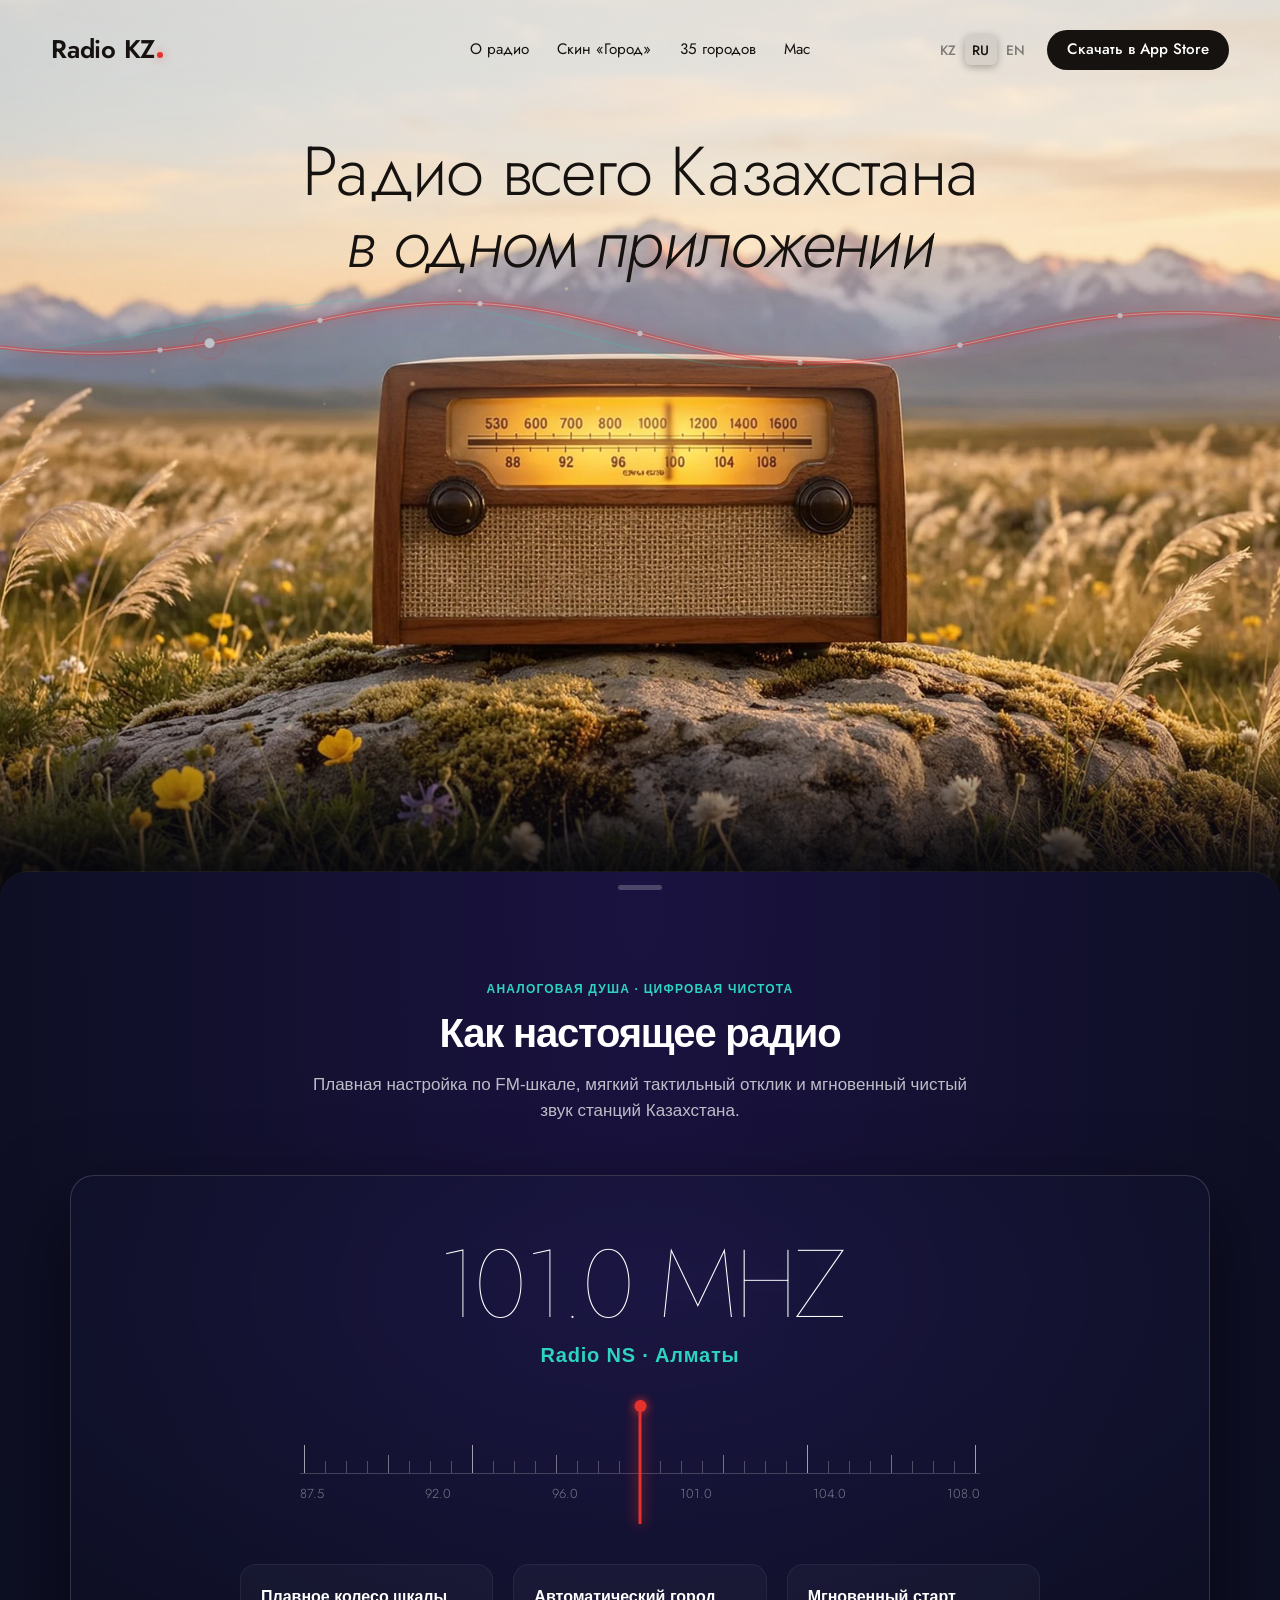
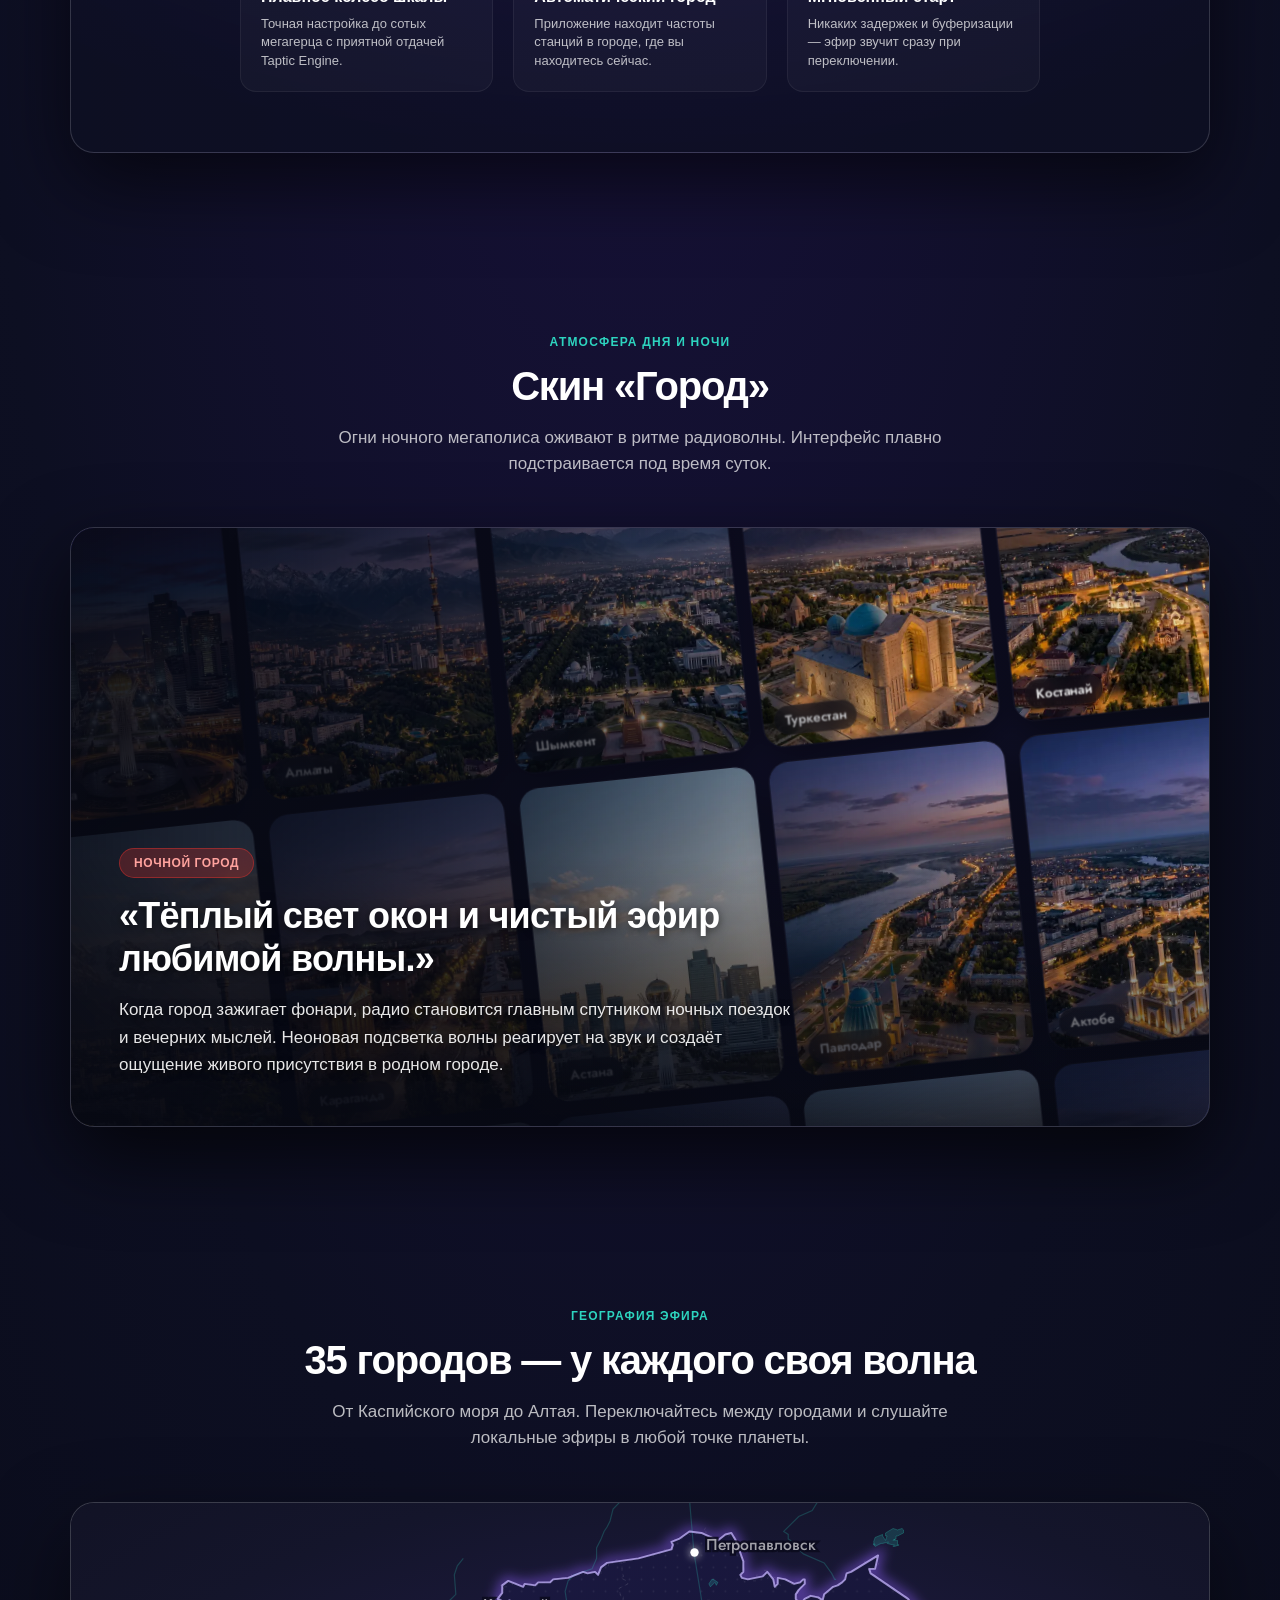
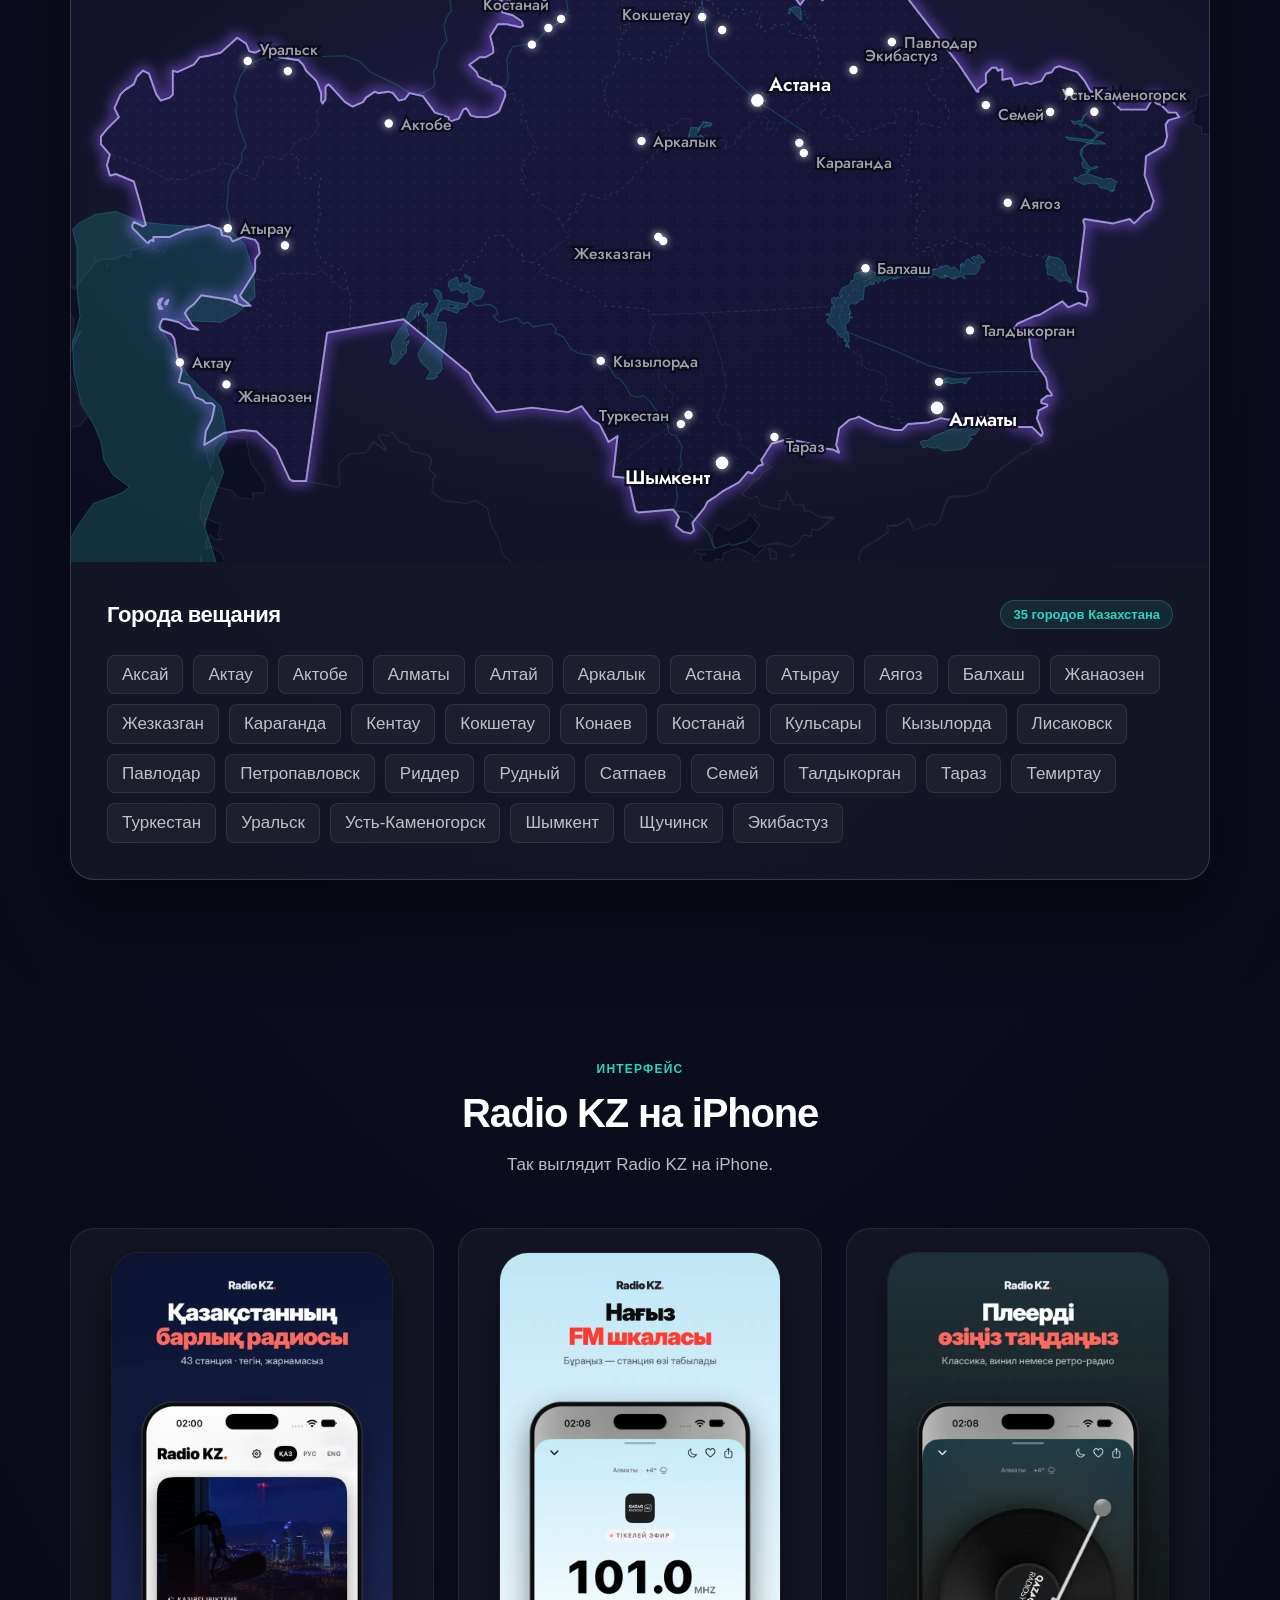
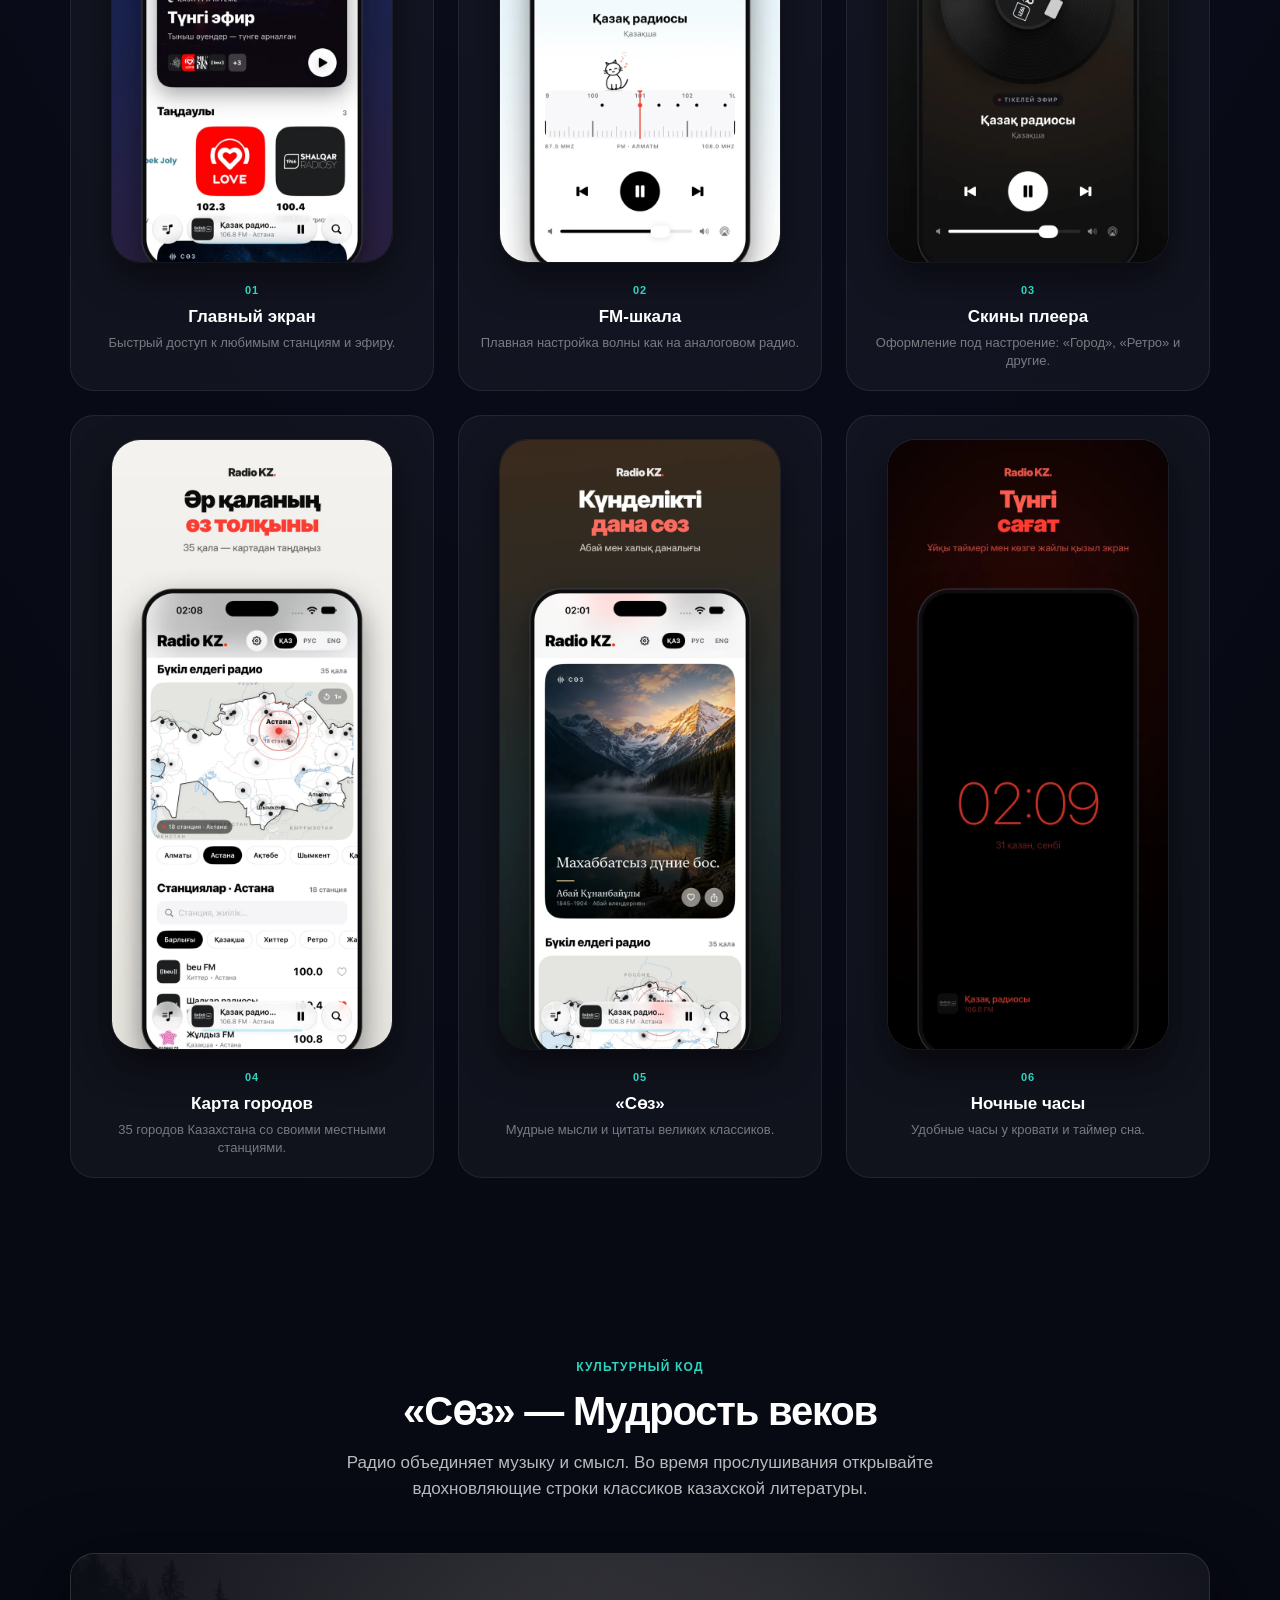
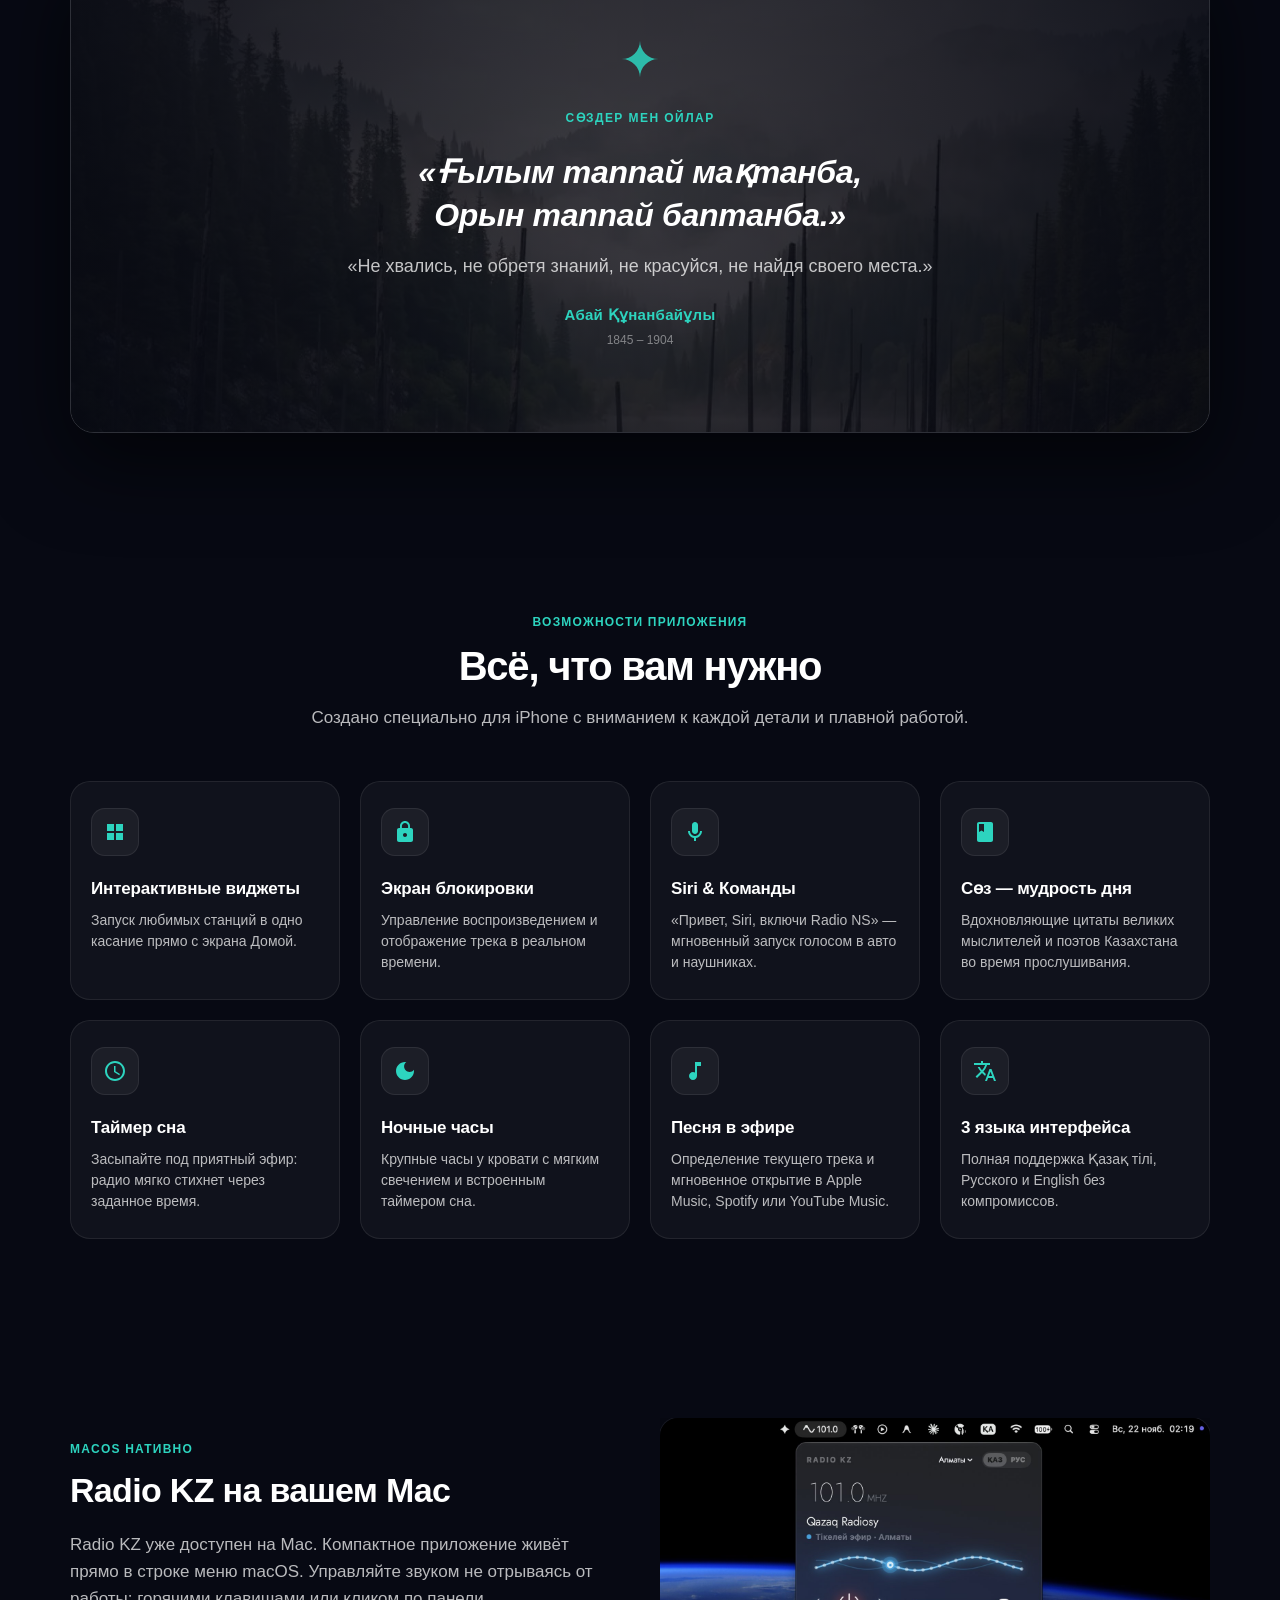
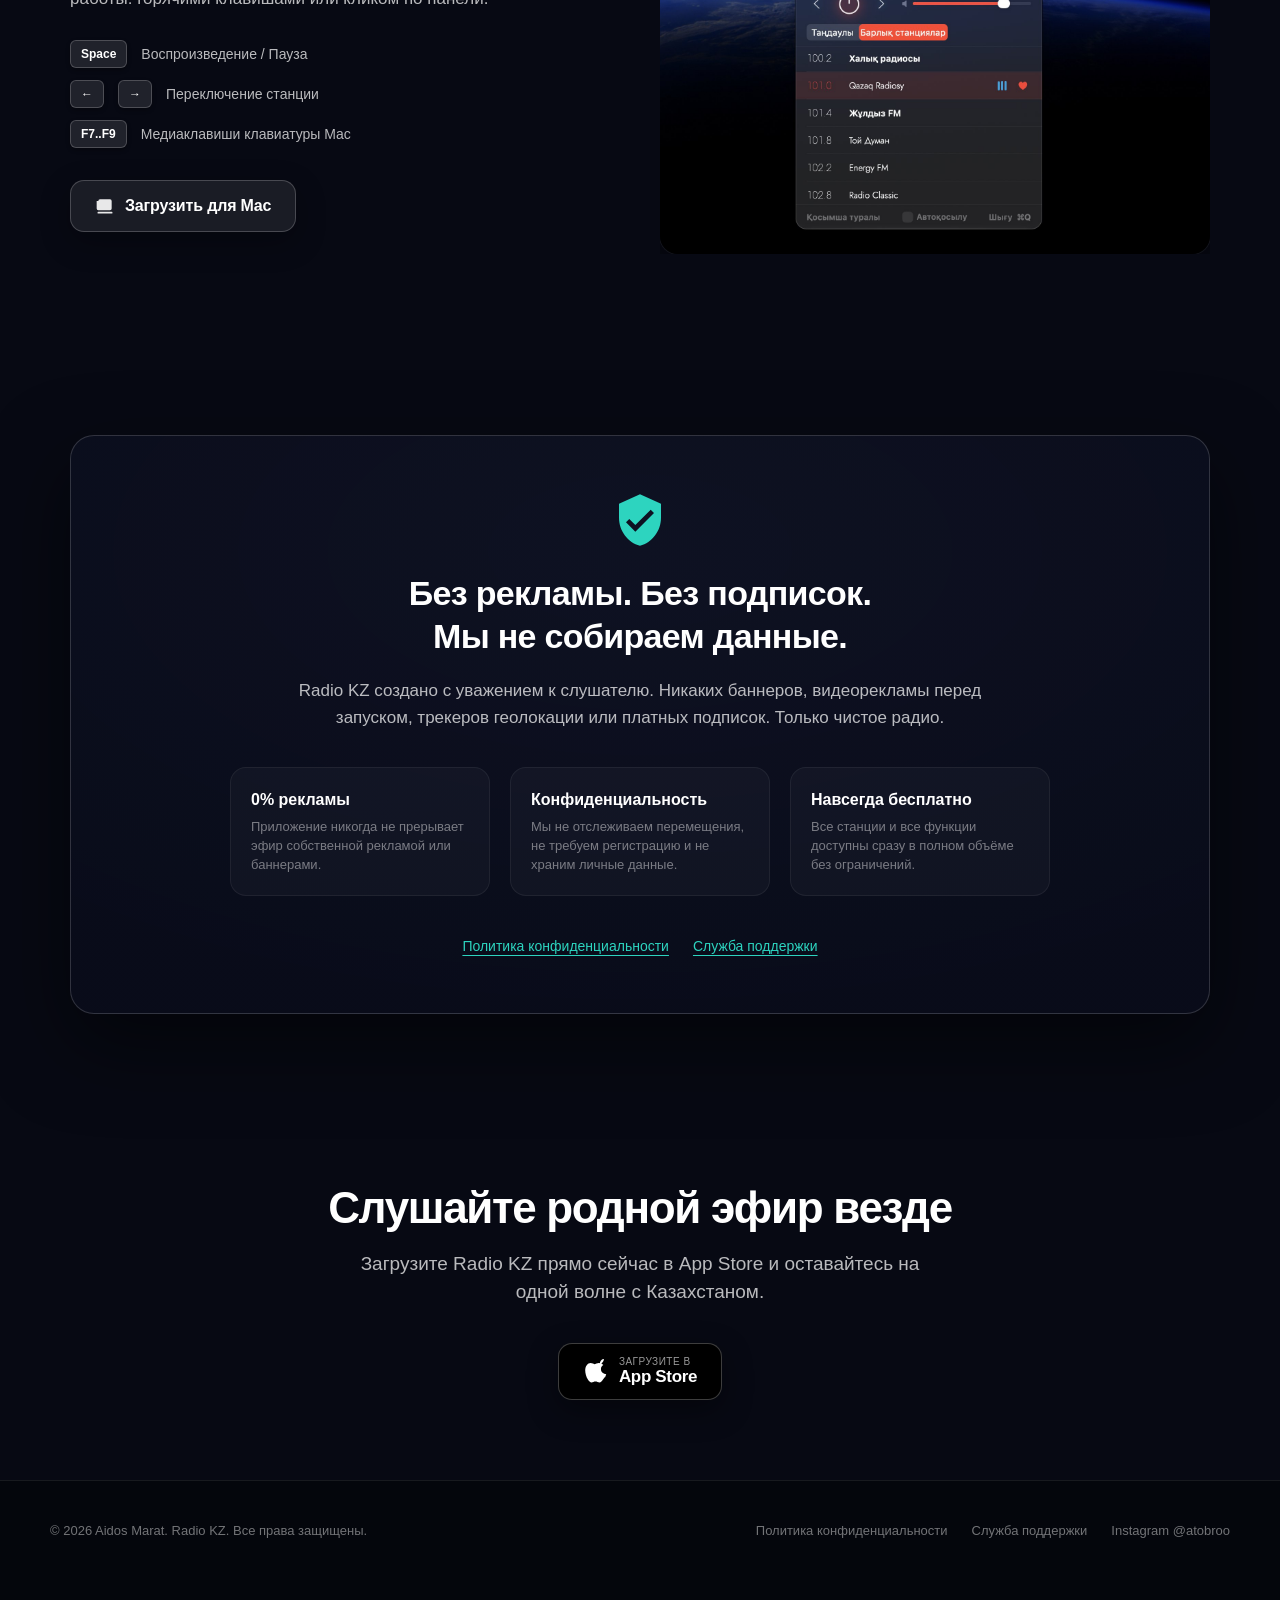
<file: index.html>
<!DOCTYPE html>
<html lang="ru">
<head>
  <meta charset="utf-8">
  <meta name="viewport" content="width=device-width, initial-scale=1.0, viewport-fit=cover">
  <title>Radio KZ — Все радио Казахстана. В одном касании.</title>
  <meta name="description" content="40+ радиостанций и 35 городов Казахстана в одном приложении. Бесплатно, без рекламы и подписок. iPhone и Mac.">
  
  <!-- Open Graph / Facebook / Telegram / WhatsApp -->
  <meta property="og:type" content="website">
  <meta property="og:url" content="https://atobroo.github.io/radiokz/">
  <meta property="og:title" content="Radio KZ — Все радио Казахстана. В одном касании.">
  <meta property="og:description" content="40+ радиостанций и 35 городов Казахстана в одном приложении. Бесплатно, без рекламы и подписок. iPhone и Mac.">
  <meta property="og:image" content="https://atobroo.github.io/radiokz/assets/og.jpg">
  <meta property="og:image:width" content="1200">
  <meta property="og:image:height" content="630">

  <!-- Twitter -->
  <meta name="twitter:card" content="summary_large_image">
  <meta name="twitter:title" content="Radio KZ — Все радио Казахстана. В одном касании.">
  <meta name="twitter:description" content="40+ радиостанций и 35 городов Казахстана в одном приложении. Бесплатно, без рекламы и подписок. iPhone и Mac.">
  <meta name="twitter:image" content="https://atobroo.github.io/radiokz/assets/og.jpg">

  <!-- Favicon & Icons -->
  <link rel="icon" type="image/png" sizes="32x32" href="assets/favicon.png">
  <link rel="apple-touch-icon" sizes="180x180" href="assets/apple-touch-icon.png">
  <meta name="theme-color" content="#0B1020">

  <style>
    /* =========================================================================
       FONTS & CSS VARIABLES
       ========================================================================= */
    @font-face {
      font-family: 'Jost';
      src: url('assets/fonts/Jost-Thin.ttf') format('truetype');
      font-weight: 100;
      font-style: normal;
      font-display: swap;
    }
    @font-face {
      font-family: 'Jost';
      src: url('assets/fonts/Jost-ExtraLight.ttf') format('truetype');
      font-weight: 200;
      font-style: normal;
      font-display: swap;
    }
    @font-face {
      font-family: 'Jost';
      src: url('assets/fonts/Jost-Light.ttf') format('truetype');
      font-weight: 300;
      font-style: normal;
      font-display: swap;
    }
    @font-face {
      font-family: 'Jost';
      src: url('assets/fonts/Jost-Regular.ttf') format('truetype');
      font-weight: 400;
      font-style: normal;
      font-display: swap;
    }

    :root {
      --bg-deep: #070913;
      --bg-gradient: radial-gradient(120% 100% at 50% 0%, #1A1240 0%, #0D0F22 45%, #070913 100%);
      --surface-glass: rgba(255, 255, 255, 0.04);
      --surface-glass-hover: rgba(255, 255, 255, 0.08);
      --surface-border: rgba(255, 255, 255, 0.08);
      --surface-border-bright: rgba(255, 255, 255, 0.16);
      
      --brand-red: #E5322D;
      --brand-teal: #2DD4BF;
      --brand-purple: #8B5CF6;
      --brand-blue: #38BDF8;

      --text-main: #FFFFFF;
      --text-sub: rgba(255, 255, 255, 0.72);
      --text-muted: rgba(255, 255, 255, 0.44);

      --font-sys: -apple-system, BlinkMacSystemFont, "SF Pro Display", "SF Pro Text", "Helvetica Neue", sans-serif;
      --font-jost: 'Jost', var(--font-sys);
      
      --max-width: 1180px;
      --radius-squircle: 22.37%;
      --radius-card: 24px;
    }

    /* Fallback for Kazakh Cyrillic to avoid missing glyphs in Jost */
    html[lang="kk"] h1, 
    html[lang="kk"] h2, 
    html[lang="kk"] h3, 
    html[lang="kk"] .font-display {
      font-family: var(--font-sys) !important;
    }

    * {
      box-sizing: border-box;
      margin: 0;
      padding: 0;
      -webkit-font-smoothing: antialiased;
      -moz-osx-font-smoothing: grayscale;
    }

    body {
      background-color: var(--bg-deep);
      background-image: var(--bg-gradient);
      color: var(--text-main);
      font-family: var(--font-sys);
      font-size: 17px;
      line-height: 1.5;
      overflow-x: hidden;
      min-height: 100vh;
      width: 100%;
    }

    a {
      color: inherit;
      text-decoration: none;
    }

    img {
      max-width: 100%;
      height: auto;
      display: block;
    }

    /* =========================================================================
       NAVIGATION BAR
       ========================================================================= */
    .header-nav {
      position: sticky;
      top: 0;
      z-index: 100;
      background: rgba(7, 9, 19, 0.75);
      backdrop-filter: saturate(180%) blur(20px);
      -webkit-backdrop-filter: saturate(180%) blur(20px);
      border-bottom: 1px solid rgba(255, 255, 255, 0.08);
      transition: background 0.3s ease;
    }
    .nav-inner {
      max-width: var(--max-width);
      margin: 0 auto;
      height: 64px;
      padding: 0 20px;
      display: flex;
      align-items: center;
      justify-content: space-between;
    }
    .nav-brand {
      display: flex;
      align-items: center;
      gap: 12px;
      font-weight: 700;
      font-size: 20px;
      letter-spacing: -0.02em;
    }
    .nav-icon {
      width: 36px;
      height: 36px;
      border-radius: 8px;
      box-shadow: 0 4px 12px rgba(229, 50, 45, 0.3);
    }
    .nav-links {
      display: flex;
      align-items: center;
      gap: 28px;
    }
    .nav-link {
      font-size: 14px;
      color: var(--text-sub);
      font-weight: 500;
      transition: color 0.2s ease;
    }
    .nav-link:hover {
      color: var(--text-main);
    }
    .nav-actions {
      display: flex;
      align-items: center;
      gap: 14px;
    }
    .lang-switcher {
      display: flex;
      background: rgba(255, 255, 255, 0.08);
      border-radius: 100px;
      padding: 3px;
      border: 1px solid rgba(255, 255, 255, 0.1);
    }
    .lang-btn {
      background: transparent;
      border: none;
      color: var(--text-muted);
      font-size: 12px;
      font-weight: 600;
      padding: 4px 10px;
      border-radius: 100px;
      cursor: pointer;
      transition: all 0.2s ease;
    }
    .lang-btn.active {
      background: rgba(255, 255, 255, 0.2);
      color: var(--text-main);
      box-shadow: 0 2px 8px rgba(0,0,0,0.3);
    }
    .nav-cta {
      display: inline-flex;
      align-items: center;
      gap: 6px;
      background: rgba(255, 255, 255, 0.1);
      border: 1px solid rgba(255, 255, 255, 0.15);
      color: var(--text-main);
      padding: 7px 16px;
      border-radius: 100px;
      font-size: 13px;
      font-weight: 600;
      transition: all 0.2s ease;
    }
    .nav-cta:hover {
      background: rgba(255, 255, 255, 0.18);
      border-color: rgba(255, 255, 255, 0.3);
    }

    @media (max-width: 820px) {
      .nav-links { display: none; }
      .nav-cta { display: none; }
    }

    /* =========================================================================
       HERO SECTION WITH LIVE WAVE
       ========================================================================= */
    .hero {
      position: relative;
      padding: 60px 20px 90px;
      text-align: center;
      overflow: hidden;
      min-height: 85vh;
      display: flex;
      flex-direction: column;
      align-items: center;
      justify-content: center;
    }
    .hero-canvas-wrap {
      position: absolute;
      top: 0;
      left: 0;
      width: 100%;
      height: 100%;
      pointer-events: none;
      z-index: 1;
      opacity: 0.85;
    }
    #heroCanvas {
      width: 100%;
      height: 100%;
      display: block;
    }
    .hero-content {
      position: relative;
      z-index: 2;
      max-width: 840px;
      margin: 0 auto;
      width: 100%;
    }
    .hero-app-icon {
      width: 112px;
      height: 112px;
      border-radius: 25px;
      margin: 0 auto 28px;
      box-shadow: 0 20px 50px rgba(229, 50, 45, 0.35), 0 0 0 1px rgba(255, 255, 255, 0.15);
      transition: transform 0.3s cubic-bezier(0.34, 1.56, 0.64, 1);
    }
    .hero-app-icon:hover {
      transform: scale(1.05) translateY(-4px);
    }
    .hero-badge-pill {
      display: inline-flex;
      align-items: center;
      gap: 8px;
      padding: 6px 16px;
      background: rgba(45, 212, 191, 0.12);
      border: 1px solid rgba(45, 212, 191, 0.28);
      border-radius: 100px;
      color: var(--brand-teal);
      font-size: 13px;
      font-weight: 600;
      letter-spacing: 0.04em;
      text-transform: uppercase;
      margin-bottom: 24px;
    }
    .hero-badge-dot {
      width: 8px;
      height: 8px;
      border-radius: 50%;
      background: var(--brand-teal);
      box-shadow: 0 0 8px var(--brand-teal);
    }
    .hero-title {
      font-size: 56px;
      line-height: 1.1;
      font-weight: 700;
      letter-spacing: -0.03em;
      margin-bottom: 20px;
      color: var(--text-main);
      word-break: break-word;
    }
    .hero-title-accent {
      background: linear-gradient(135deg, #FF6F61 0%, #E5322D 50%, #FF9A76 100%);
      -webkit-background-clip: text;
      -webkit-text-fill-color: transparent;
      display: inline-block;
    }
    .hero-subtitle {
      font-size: 20px;
      line-height: 1.45;
      color: var(--text-sub);
      font-weight: 400;
      max-width: 640px;
      margin: 0 auto 36px;
      letter-spacing: -0.01em;
    }
    .hero-buttons {
      display: flex;
      align-items: center;
      justify-content: center;
      gap: 16px;
      flex-wrap: wrap;
    }
    
    /* Custom Apple Pill Badge */
    .btn-appstore {
      display: inline-flex;
      align-items: center;
      gap: 12px;
      background: #000000;
      color: #FFFFFF;
      padding: 12px 24px;
      border-radius: 14px;
      border: 1px solid rgba(255, 255, 255, 0.24);
      transition: all 0.25s ease;
      box-shadow: 0 10px 30px rgba(0, 0, 0, 0.4);
    }
    .btn-appstore:hover {
      background: #111111;
      border-color: rgba(255, 255, 255, 0.4);
      transform: translateY(-2px);
      box-shadow: 0 14px 40px rgba(0, 0, 0, 0.6);
    }
    .btn-appstore svg {
      width: 24px;
      height: 24px;
      fill: currentColor;
    }
    .btn-appstore-text {
      text-align: left;
      line-height: 1.15;
    }
    .btn-appstore-sub {
      font-size: 10px;
      text-transform: uppercase;
      letter-spacing: 0.05em;
      color: rgba(255, 255, 255, 0.6);
    }
    .btn-appstore-main {
      font-size: 17px;
      font-weight: 600;
      letter-spacing: -0.02em;
    }

    .btn-mac,
    .btn-mac-pill {
      display: inline-flex;
      align-items: center;
      gap: 10px;
      background: rgba(255, 255, 255, 0.08);
      color: #FFFFFF;
      padding: 12px 24px;
      border-radius: 14px;
      border: 1px solid rgba(255, 255, 255, 0.20);
      font-size: 16px;
      font-weight: 600;
      letter-spacing: -0.01em;
      text-decoration: none;
      transition: all 0.25s ease;
      box-shadow: 0 10px 30px rgba(0, 0, 0, 0.3);
      box-sizing: border-box;
      min-height: 52px;
      cursor: pointer;
    }
    .btn-mac:hover,
    .btn-mac-pill:hover {
      background: rgba(255, 255, 255, 0.16);
      border-color: rgba(255, 255, 255, 0.40);
      transform: translateY(-2px);
      box-shadow: 0 14px 40px rgba(0, 0, 0, 0.5);
      color: #FFFFFF;
    }
    .btn-mac svg,
    .btn-mac-pill svg {
      width: 20px;
      height: 20px;
      fill: currentColor;
      opacity: 0.9;
    }

    @media (max-width: 600px) {
      .hero-title { font-size: 36px; }
      .hero-subtitle { font-size: 17px; }
      .hero-app-icon { width: 92px; height: 92px; border-radius: 20px; }
    }

    /* =========================================================================
       SECTION CONTAINERS & TYPOGRAPHY
       ========================================================================= */
    .section-wrap {
      max-width: var(--max-width);
      margin: 0 auto;
      padding: 90px 20px;
      position: relative;
      width: 100%;
    }
    .section-head {
      text-align: center;
      max-width: 680px;
      margin: 0 auto 50px;
    }
    .section-tag {
      font-size: 12px;
      font-weight: 700;
      text-transform: uppercase;
      letter-spacing: 0.1em;
      color: var(--brand-teal);
      margin-bottom: 12px;
      display: block;
    }
    .section-title {
      font-size: 40px;
      line-height: 1.15;
      font-weight: 700;
      letter-spacing: -0.03em;
      margin-bottom: 16px;
      color: var(--text-main);
      word-break: break-word;
    }
    .section-desc {
      font-size: 17px;
      line-height: 1.55;
      color: var(--text-sub);
      font-weight: 400;
    }

    @media (max-width: 600px) {
      .section-wrap { padding: 60px 16px; }
      .section-title { font-size: 28px; }
      .section-desc { font-size: 15px; }
      .mac-panel-anchor { justify-content: center; padding: 10px 6px 0; }
      .mac-panel { padding: 16px 14px; width: 100%; }
      .panel-big-freq { font-size: 44px; }
    }

    /* Reveal animations with IntersectionObserver */
    .reveal {
      opacity: 0;
      transform: translateY(30px);
      transition: opacity 0.8s cubic-bezier(0.16, 1, 0.3, 1), transform 0.8s cubic-bezier(0.16, 1, 0.3, 1);
      will-change: opacity, transform;
    }
    .reveal.active {
      opacity: 1;
      transform: translateY(0);
    }

    /* =========================================================================
       SECTION 2: REAL RADIO (TUNER DISPLAY)
       ========================================================================= */
    .tuner-card {
      background: radial-gradient(80% 80% at 50% 20%, rgba(30, 27, 75, 0.5) 0%, rgba(13, 15, 34, 0.8) 100%);
      border: 1px solid var(--surface-border-bright);
      border-radius: var(--radius-card);
      padding: 60px 24px;
      text-align: center;
      box-shadow: 0 30px 80px rgba(0, 0, 0, 0.6);
      position: relative;
      overflow: hidden;
      width: 100%;
    }
    .tuner-freq {
      font-family: var(--font-jost);
      font-size: 96px;
      font-weight: 100;
      letter-spacing: -0.03em;
      color: #FFFFFF;
      line-height: 1;
      margin-bottom: 8px;
      text-shadow: 0 0 30px rgba(255, 255, 255, 0.2);
    }
    .tuner-station-name {
      font-size: 20px;
      font-weight: 600;
      color: var(--brand-teal);
      letter-spacing: 0.04em;
      margin-bottom: 36px;
    }
    .tuner-scale-wrap {
      max-width: 680px;
      margin: 0 auto 36px;
      position: relative;
      padding: 20px 0;
      width: 100%;
    }
    .tuner-needle {
      position: absolute;
      top: 0;
      left: 50%;
      transform: translateX(-50%);
      width: 3px;
      height: 100%;
      background: var(--brand-red);
      box-shadow: 0 0 14px var(--brand-red);
      z-index: 5;
    }
    .tuner-needle-head {
      position: absolute;
      top: -6px;
      left: 50%;
      transform: translateX(-50%);
      width: 12px;
      height: 12px;
      background: var(--brand-red);
      border-radius: 50%;
      box-shadow: 0 0 10px var(--brand-red);
    }
    .tuner-ticks {
      display: flex;
      justify-content: space-between;
      align-items: flex-end;
      height: 48px;
      padding: 0 4px;
      border-bottom: 1px solid rgba(255, 255, 255, 0.2);
      overflow: hidden;
    }
    .tick {
      width: 1px;
      background: rgba(255, 255, 255, 0.25);
      height: 12px;
      flex-shrink: 0;
    }
    .tick.major {
      height: 28px;
      background: rgba(255, 255, 255, 0.6);
    }
    .tick.mid {
      height: 18px;
      background: rgba(255, 255, 255, 0.4);
    }
    .scale-labels {
      display: flex;
      justify-content: space-between;
      font-family: var(--font-jost);
      font-size: 13px;
      color: var(--text-muted);
      margin-top: 10px;
      font-weight: 300;
    }
    .tuner-features {
      display: grid;
      grid-template-columns: repeat(3, 1fr);
      gap: 20px;
      max-width: 800px;
      margin: 40px auto 0;
      text-align: left;
    }
    .tuner-feat-item {
      padding: 20px;
      background: rgba(255, 255, 255, 0.03);
      border: 1px solid rgba(255, 255, 255, 0.06);
      border-radius: 16px;
    }
    .tuner-feat-title {
      font-size: 16px;
      font-weight: 600;
      color: #FFFFFF;
      margin-bottom: 6px;
    }
    .tuner-feat-desc {
      font-size: 13px;
      color: var(--text-sub);
      line-height: 1.45;
    }

    @media (max-width: 768px) {
      .tuner-freq { font-size: 56px; }
      .tuner-features { grid-template-columns: 1fr; }
      .tuner-card { padding: 40px 16px; }
    }

    /* =========================================================================
       SECTION 3: CITY SKIN (SHOWCASE)
       ========================================================================= */
    .city-card {
      position: relative;
      border-radius: var(--radius-card);
      overflow: hidden;
      border: 1px solid var(--surface-border-bright);
      min-height: 520px;
      display: flex;
      align-items: flex-end;
      padding: 48px;
      box-shadow: 0 30px 80px rgba(0, 0, 0, 0.7);
      width: 100%;
    }
    .city-bg {
      position: absolute;
      top: 0;
      left: 0;
      width: 100%;
      height: 100%;
      object-fit: cover;
      object-position: center;
      z-index: 1;
      filter: contrast(1.05) brightness(1.04);
      transition: transform 0.6s ease;
    }
    .city-card:hover .city-bg {
      transform: scale(1.02);
    }
    /* Gentle overlay: max 0.45 at bottom, 0.1 at top to keep city lights visible */
    .city-overlay {
      position: absolute;
      inset: 0;
      background: linear-gradient(180deg, rgba(7, 9, 19, 0.1) 0%, rgba(7, 9, 19, 0.25) 50%, rgba(7, 9, 19, 0.45) 100%);
      z-index: 2;
    }
    .city-content {
      position: relative;
      z-index: 3;
      max-width: 680px;
    }
    .city-pill {
      display: inline-block;
      padding: 5px 14px;
      border-radius: 100px;
      background: rgba(229, 50, 45, 0.25);
      border: 1px solid rgba(229, 50, 45, 0.45);
      color: #FFA39E;
      font-size: 12px;
      font-weight: 600;
      text-transform: uppercase;
      letter-spacing: 0.05em;
      margin-bottom: 16px;
      backdrop-filter: blur(8px);
    }
    .city-title {
      font-size: 36px;
      line-height: 1.2;
      font-weight: 700;
      letter-spacing: -0.02em;
      margin-bottom: 16px;
      color: #FFFFFF;
      word-break: break-word;
      text-shadow: 0 2px 10px rgba(0,0,0,0.6);
    }
    .city-desc {
      font-size: 17px;
      line-height: 1.6;
      color: rgba(255, 255, 255, 0.9);
      text-shadow: 0 2px 8px rgba(0,0,0,0.7);
    }

    @media (max-width: 600px) {
      .city-card { padding: 28px 18px; min-height: 420px; }
      .city-title { font-size: 26px; }
      .city-desc { font-size: 15px; }
    }

    /* =========================================================================
       SECTION 4: KAZAKHSTAN MAP & 35 CITIES
       ========================================================================= */
    .map-card {
      background: var(--surface-glass);
      border: 1px solid var(--surface-border-bright);
      border-radius: var(--radius-card);
      overflow: hidden;
      box-shadow: 0 30px 80px rgba(0, 0, 0, 0.5);
      width: 100%;
    }
    .map-img-wrap {
      position: relative;
      background: #0B0E20;
      border-bottom: 1px solid rgba(255, 255, 255, 0.08);
      overflow: hidden;
    }
    .map-img {
      width: 100%;
      max-height: 540px;
      object-fit: cover;
      display: block;
    }
    .map-cities-bar {
      padding: 36px 36px;
    }
    .cities-title-row {
      display: flex;
      align-items: center;
      justify-content: space-between;
      margin-bottom: 24px;
      flex-wrap: wrap;
      gap: 16px;
    }
    .cities-title-row h3 {
      font-size: 22px;
      font-weight: 700;
      letter-spacing: -0.02em;
    }
    .cities-count-pill {
      font-size: 13px;
      color: var(--brand-teal);
      background: rgba(45, 212, 191, 0.1);
      border: 1px solid rgba(45, 212, 191, 0.25);
      padding: 4px 12px;
      border-radius: 100px;
      font-weight: 600;
    }
    .cities-tags-cloud {
      display: flex;
      flex-wrap: wrap;
      gap: 10px;
    }
    .city-tag {
      background: rgba(255, 255, 255, 0.04);
      border: 1px solid rgba(255, 255, 255, 0.09);
      padding: 6px 14px;
      border-radius: 8px;
      font-size: 14px;
      color: var(--text-sub);
      transition: all 0.2s ease;
    }
    .city-tag:hover {
      background: rgba(255, 255, 255, 0.1);
      color: #FFFFFF;
      border-color: rgba(255, 255, 255, 0.25);
    }

    @media (max-width: 600px) {
      .map-cities-bar { padding: 24px 16px; }
      .city-tag { font-size: 13px; padding: 5px 10px; }
    }

    /* =========================================================================
       SECTION 5: SCREENSHOT GALLERY (6 SCREENS)
       ========================================================================= */
    .gallery-grid {
      display: grid;
      grid-template-columns: repeat(3, 1fr);
      gap: 24px;
      width: 100%;
    }
    .gallery-item {
      background: var(--surface-glass);
      border: 1px solid var(--surface-border);
      border-radius: var(--radius-card);
      padding: 24px 18px 20px;
      display: flex;
      flex-direction: column;
      align-items: center;
      text-align: center;
      transition: transform 0.3s ease, border-color 0.3s ease, box-shadow 0.3s ease;
    }
    .gallery-item:hover {
      transform: translateY(-6px);
      border-color: var(--surface-border-bright);
      box-shadow: 0 20px 40px rgba(0, 0, 0, 0.5);
    }
    .gallery-frame {
      width: 100%;
      max-width: 280px;
      border-radius: 28px;
      overflow: hidden;
      box-shadow: 0 16px 36px rgba(0,0,0,0.5), 0 0 0 1px rgba(255,255,255,0.08);
      margin-bottom: 20px;
      background: #000;
    }
    .gallery-img {
      width: 100%;
      height: auto;
      display: block;
    }
    .gallery-num {
      font-size: 11px;
      color: var(--brand-teal);
      font-weight: 700;
      letter-spacing: 0.08em;
      text-transform: uppercase;
      margin-bottom: 6px;
    }
    .gallery-caption-title {
      font-size: 17px;
      font-weight: 600;
      color: #FFFFFF;
      margin-bottom: 4px;
    }
    .gallery-caption-desc {
      font-size: 13px;
      color: var(--text-muted);
      line-height: 1.4;
    }

    @media (max-width: 900px) {
      .gallery-grid { grid-template-columns: repeat(2, 1fr); }
    }
    @media (max-width: 600px) {
      .gallery-grid { grid-template-columns: 1fr; }
    }

    /* =========================================================================
       SECTION 6: ABAI QUOTE («СӨЗ»)
       ========================================================================= */
    .quote-card {
      position: relative;
      border-radius: var(--radius-card);
      overflow: hidden;
      border: 1px solid var(--surface-border-bright);
      min-height: 480px;
      display: flex;
      flex-direction: column;
      justify-content: center;
      align-items: center;
      text-align: center;
      padding: 60px 24px;
      box-shadow: 0 30px 80px rgba(0, 0, 0, 0.6);
      width: 100%;
    }
    .quote-bg {
      position: absolute;
      top: 0;
      left: 0;
      width: 100%;
      height: 100%;
      object-fit: cover;
      z-index: 1;
      filter: brightness(0.4) saturate(1.1);
    }
    .quote-overlay {
      position: absolute;
      inset: 0;
      background: radial-gradient(circle at center, rgba(11, 16, 32, 0.4) 0%, rgba(7, 9, 19, 0.85) 100%);
      z-index: 2;
    }
    .quote-content {
      position: relative;
      z-index: 3;
      max-width: 720px;
      width: 100%;
    }
    .quote-ornament {
      width: 44px;
      height: 44px;
      margin: 0 auto 20px;
      fill: var(--brand-teal);
      opacity: 0.85;
    }
    .quote-tag {
      font-size: 12px;
      letter-spacing: 0.12em;
      text-transform: uppercase;
      font-weight: 700;
      color: var(--brand-teal);
      margin-bottom: 24px;
    }
    .quote-text-kz {
      font-size: 32px;
      line-height: 1.35;
      font-weight: 600;
      color: #FFFFFF;
      margin-bottom: 16px;
      letter-spacing: -0.01em;
      font-style: italic;
    }
    .quote-text-trans {
      font-size: 18px;
      line-height: 1.5;
      color: rgba(255, 255, 255, 0.75);
      margin-bottom: 24px;
    }
    .quote-author {
      font-size: 15px;
      font-weight: 600;
      color: var(--brand-teal);
      letter-spacing: 0.02em;
    }
    .quote-sub {
      font-size: 12px;
      color: var(--text-muted);
      margin-top: 4px;
    }

    @media (max-width: 600px) {
      .quote-card { padding: 40px 16px; min-height: 380px; }
      .quote-text-kz { font-size: 22px; }
      .quote-text-trans { font-size: 15px; }
    }

    /* =========================================================================
       SECTION 7: FEATURES GRID (8 CARDS)
       ========================================================================= */
    .features-grid {
      display: grid;
      grid-template-columns: repeat(4, 1fr);
      gap: 20px;
      width: 100%;
    }
    .feat-card {
      background: var(--surface-glass);
      border: 1px solid var(--surface-border);
      border-radius: 20px;
      padding: 26px 20px;
      transition: all 0.3s ease;
      display: flex;
      flex-direction: column;
    }
    .feat-card:hover {
      background: var(--surface-glass-hover);
      border-color: var(--surface-border-bright);
      transform: translateY(-4px);
      box-shadow: 0 16px 36px rgba(0,0,0,0.4);
    }
    .feat-icon-wrap {
      width: 48px;
      height: 48px;
      border-radius: 14px;
      background: rgba(255, 255, 255, 0.05);
      display: flex;
      align-items: center;
      justify-content: center;
      margin-bottom: 20px;
      border: 1px solid rgba(255, 255, 255, 0.08);
      color: var(--brand-teal);
    }
    .feat-icon-wrap svg {
      width: 24px;
      height: 24px;
      fill: currentColor;
    }
    .feat-title {
      font-size: 17px;
      font-weight: 600;
      color: #FFFFFF;
      margin-bottom: 8px;
      letter-spacing: -0.01em;
    }
    .feat-desc {
      font-size: 14px;
      line-height: 1.5;
      color: var(--text-sub);
    }

    @media (max-width: 1000px) {
      .features-grid { grid-template-columns: repeat(2, 1fr); }
    }
    @media (max-width: 600px) {
      .features-grid { grid-template-columns: 1fr; }
    }

    /* =========================================================================
       SECTION 8: MAC EXPERIENCE (VIVID MENU BAR PANEL MOCKUP)
       ========================================================================= */
    .mac-showcase {
      display: grid;
      grid-template-columns: 1fr 1fr;
      gap: 40px;
      align-items: center;
      width: 100%;
      max-width: 100%;
      min-width: 0;
    }
    .mac-info {
      min-width: 0;
      width: 100%;
    }
    .mac-mockup-wrap {
      min-width: 0;
      width: 100%;
      max-width: 100%;
      overflow: hidden;
    }
    .mac-panel-anchor {
      display: flex;
      justify-content: flex-end;
      padding: 10px 14px 0;
      width: 100%;
      box-sizing: border-box;
    }
    .mac-panel {
      width: 310px;
      max-width: 100%;
      box-sizing: border-box;
      background: rgba(14, 18, 34, 0.88);
      backdrop-filter: saturate(190%) blur(40px);
      -webkit-backdrop-filter: saturate(190%) blur(40px);
      border-radius: 18px;
      border: 1px solid rgba(255, 255, 255, 0.18);
      box-shadow: 0 25px 60px rgba(0, 0, 0, 0.7), 0 0 0 1px rgba(255, 255, 255, 0.05);
      padding: 20px;
      position: relative;
    }
    .mac-info h3 {
      font-size: 34px;
      line-height: 1.2;
      font-weight: 700;
      letter-spacing: -0.02em;
      margin-bottom: 20px;
    }
    .mac-info p {
      font-size: 17px;
      line-height: 1.6;
      color: var(--text-sub);
      margin-bottom: 28px;
    }
    .shortcuts-list {
      display: flex;
      flex-direction: column;
      gap: 12px;
      margin-bottom: 32px;
    }
    .shortcut-row {
      display: flex;
      align-items: center;
      gap: 14px;
    }
    .key-badge {
      font-family: var(--font-sys);
      font-size: 12px;
      font-weight: 600;
      padding: 4px 10px;
      background: rgba(255, 255, 255, 0.1);
      border: 1px solid rgba(255, 255, 255, 0.2);
      border-radius: 6px;
      color: #FFFFFF;
      box-shadow: 0 2px 4px rgba(0,0,0,0.3);
      min-width: 32px;
      text-align: center;
    }
    .key-label {
      font-size: 14px;
      color: var(--text-sub);
    }

    /* Enhanced macOS Desktop & Panel Mockup */
    .mac-mockup-wrap {
      width: 100%;
    }
    .mac-desktop-screen {
      background: radial-gradient(110% 110% at 75% 25%, #351C75 0%, #17183B 48%, #090B18 100%);
      border-radius: 20px;
      border: 1px solid rgba(255, 255, 255, 0.18);
      box-shadow: 0 30px 80px rgba(0, 0, 0, 0.75), 0 0 0 1px rgba(255, 255, 255, 0.08);
      overflow: hidden;
      padding-bottom: 32px;
      position: relative;
    }
    .mac-menubar {
      height: 32px;
      background: rgba(255, 255, 255, 0.1);
      backdrop-filter: blur(25px);
      -webkit-backdrop-filter: blur(25px);
      border-bottom: 1px solid rgba(255, 255, 255, 0.12);
      display: flex;
      align-items: center;
      justify-content: space-between;
      padding: 0 14px;
      font-size: 12px;
      color: rgba(255, 255, 255, 0.9);
      position: relative;
      z-index: 10;
    }
    .mac-menu-left {
      display: flex;
      align-items: center;
      gap: 14px;
      font-weight: 500;
    }
    .mac-menu-right {
      display: flex;
      align-items: center;
      gap: 12px;
    }
    .mac-active-icon {
      background: rgba(229, 50, 45, 0.28);
      border: 1px solid rgba(229, 50, 45, 0.5);
      border-radius: 6px;
      padding: 3px 8px;
      color: #FFA39E;
      display: flex;
      align-items: center;
      gap: 6px;
      box-shadow: 0 0 12px rgba(229, 50, 45, 0.35);
    }
    
    /* Dropping glass panel */
    .mac-panel-anchor {
      display: flex;
      justify-content: flex-end;
      padding: 10px 18px 0;
    }
    .mac-panel {
      width: 320px;
      max-width: 100%;
      background: rgba(14, 18, 34, 0.88);
      backdrop-filter: saturate(190%) blur(40px);
      -webkit-backdrop-filter: saturate(190%) blur(40px);
      border-radius: 18px;
      border: 1px solid rgba(255, 255, 255, 0.18);
      box-shadow: 0 25px 60px rgba(0, 0, 0, 0.7), 0 0 0 1px rgba(255, 255, 255, 0.05);
      padding: 22px;
      position: relative;
    }
    .panel-station-row {
      display: flex;
      align-items: center;
      justify-content: space-between;
      margin-bottom: 12px;
    }
    .panel-station-title {
      font-size: 16px;
      font-weight: 700;
      color: #FFFFFF;
    }
    .panel-station-meta {
      font-size: 12px;
      color: var(--text-muted);
      margin-top: 2px;
    }
    .panel-city-chip {
      font-size: 12px;
      color: #2DD4BF;
      padding: 3px 9px;
      background: rgba(45, 212, 191, 0.12);
      border: 1px solid rgba(45, 212, 191, 0.3);
      border-radius: 100px;
      font-weight: 500;
    }

    /* Giant 104.0 MHZ in Jost Thin */
    .panel-big-freq {
      font-family: var(--font-jost);
      font-size: 52px;
      font-weight: 100;
      letter-spacing: -0.02em;
      color: #FFFFFF;
      line-height: 1;
      margin: 8px 0 14px;
      text-shadow: 0 0 24px rgba(45, 212, 191, 0.3);
      display: flex;
      align-items: baseline;
      gap: 8px;
    }
    .panel-big-freq span {
      font-size: 16px;
      font-weight: 400;
      color: var(--brand-teal);
      letter-spacing: 0.05em;
    }

    /* MiniTuner Live Wave with station dots */
    .panel-wave-wrap {
      height: 48px;
      background: rgba(0, 0, 0, 0.4);
      border-radius: 12px;
      border: 1px solid rgba(255, 255, 255, 0.08);
      display: flex;
      align-items: center;
      justify-content: center;
      position: relative;
      margin-bottom: 16px;
      overflow: hidden;
    }
    .panel-controls-row {
      display: flex;
      align-items: center;
      justify-content: space-between;
    }
    .panel-status-live {
      font-size: 12px;
      color: #2DD4BF;
      display: flex;
      align-items: center;
      gap: 6px;
      font-weight: 500;
    }
    .panel-btn-power {
      width: 40px;
      height: 40px;
      border-radius: 50%;
      background: rgba(229, 50, 45, 0.2);
      border: 1.5px solid var(--brand-red);
      color: #FFA39E;
      display: flex;
      align-items: center;
      justify-content: center;
      box-shadow: 0 0 20px rgba(229, 50, 45, 0.5), inset 0 0 8px rgba(229, 50, 45, 0.3);
      transition: transform 0.2s ease, box-shadow 0.2s ease;
    }
    .panel-btn-power:hover {
      transform: scale(1.05);
      box-shadow: 0 0 26px rgba(229, 50, 45, 0.7);
    }

    @media (max-width: 900px) {
      .mac-showcase { grid-template-columns: 1fr; }
      .mac-panel-anchor { justify-content: center; }
    }

    /* =========================================================================
       SECTION 9: PRIVACY & VALUES
       ========================================================================= */
    .privacy-card {
      background: radial-gradient(80% 80% at 50% 20%, rgba(20, 24, 45, 0.6) 0%, rgba(10, 13, 28, 0.8) 100%);
      border: 1px solid var(--surface-border-bright);
      border-radius: var(--radius-card);
      padding: 56px 32px;
      text-align: center;
      box-shadow: 0 30px 80px rgba(0, 0, 0, 0.5);
      width: 100%;
    }
    .privacy-shield {
      width: 56px;
      height: 56px;
      margin: 0 auto 24px;
      color: var(--brand-teal);
    }
    .privacy-shield svg {
      width: 100%;
      height: 100%;
      fill: currentColor;
    }
    .privacy-title {
      font-size: 34px;
      line-height: 1.25;
      font-weight: 700;
      letter-spacing: -0.02em;
      margin-bottom: 20px;
      word-break: break-word;
    }
    .privacy-desc {
      font-size: 17px;
      line-height: 1.6;
      color: var(--text-sub);
      max-width: 700px;
      margin: 0 auto 36px;
    }
    .privacy-pillars {
      display: grid;
      grid-template-columns: repeat(3, 1fr);
      gap: 20px;
      max-width: 820px;
      margin: 0 auto 40px;
      text-align: left;
    }
    .pillar-item {
      padding: 20px;
      background: rgba(255, 255, 255, 0.03);
      border: 1px solid rgba(255, 255, 255, 0.06);
      border-radius: 16px;
    }
    .pillar-title {
      font-size: 16px;
      font-weight: 600;
      color: #FFFFFF;
      margin-bottom: 6px;
    }
    .pillar-desc {
      font-size: 13px;
      color: var(--text-muted);
      line-height: 1.45;
    }
    .privacy-links {
      display: flex;
      justify-content: center;
      gap: 24px;
      flex-wrap: wrap;
    }
    .privacy-link {
      font-size: 14px;
      color: var(--brand-teal);
      text-decoration: underline;
      text-underline-offset: 4px;
      transition: color 0.2s ease;
    }
    .privacy-link:hover {
      color: #FFFFFF;
    }

    @media (max-width: 768px) {
      .privacy-pillars { grid-template-columns: 1fr; }
      .privacy-card { padding: 36px 18px; }
      .privacy-title { font-size: 26px; }
      .privacy-desc { font-size: 15px; }
    }

    /* =========================================================================
       SECTION 10: FINAL CTA & FOOTER
       ========================================================================= */
    .final-cta {
      text-align: center;
      padding: 80px 20px 80px;
      position: relative;
      overflow: hidden;
      width: 100%;
    }
    .cta-title {
      font-size: 44px;
      font-weight: 700;
      letter-spacing: -0.03em;
      margin-bottom: 16px;
      line-height: 1.15;
      word-break: break-word;
    }
    .cta-desc {
      font-size: 19px;
      color: var(--text-sub);
      max-width: 580px;
      margin: 0 auto 36px;
    }
    
    .site-footer {
      border-top: 1px solid rgba(255, 255, 255, 0.08);
      padding: 40px 20px 60px;
      background: #04060C;
      width: 100%;
    }
    .footer-inner {
      max-width: var(--max-width);
      margin: 0 auto;
      display: flex;
      align-items: center;
      justify-content: space-between;
      flex-wrap: wrap;
      gap: 16px;
      font-size: 13px;
      color: var(--text-muted);
    }
    .footer-links {
      display: flex;
      align-items: center;
      gap: 24px;
      flex-wrap: wrap;
    }
    .footer-links a:hover {
      color: var(--text-main);
    }

    /* =========================================================================
       PREFERS-REDUCED-MOTION
       ========================================================================= */
    @media (prefers-reduced-motion: reduce) {
      *, ::before, ::after {
        animation-duration: 0.001ms !important;
        animation-iteration-count: 1 !important;
        transition-duration: 0.001ms !important;
      }
      .reveal {
        opacity: 1 !important;
        transform: none !important;
      }
    }
  </style>
  <link rel="preconnect" href="https://fonts.googleapis.com">
  <link rel="preconnect" href="https://fonts.gstatic.com" crossorigin>
  <link href="https://fonts.googleapis.com/css2?family=Jost:ital,wght@0,300;0,400;0,500;0,600;1,300&display=swap" rel="stylesheet">
  <link rel="stylesheet" href="vh.css">
  <link rel="stylesheet" href="kzmap.css">
  <link rel="stylesheet" href="collage.css">
  <style>.mac-real-shot{display:block;width:100%;height:auto;border-radius:18px;box-shadow:0 30px 80px rgba(0,0,0,.55),0 0 0 1px rgba(255,255,255,.08)}</style>
</head>
<body>

  <!-- =======================================================================
       STICKY NAVIGATION
       ======================================================================= -->
  <header class="header-nav">
    <div class="nav-inner">
      <a href="#" class="nav-brand">
        <img class="nav-icon" src="assets/favicon.png" alt="Radio KZ">
        <span>Radio KZ</span>
      </a>

      <nav class="nav-links">
        <a href="#tuner" class="nav-link" data-i18n="nav_tuner">О радио</a>
        <a href="#city" class="nav-link" data-i18n="nav_city">Скин «Город»</a>
        <a href="#map" class="nav-link" data-i18n="nav_map">35 городов</a>
        <a href="#gallery" class="nav-link" data-i18n="nav_gallery">Скриншоты</a>
        <a href="#mac" class="nav-link" data-i18n="nav_mac">Mac</a>
        <a href="#privacy" class="nav-link" data-i18n="nav_privacy">Приватность</a>
      </nav>

      <div class="nav-actions">
        <!-- Language Switcher -->
        <div class="lang-switcher" role="radiogroup" aria-label="Language">
          <button class="lang-btn active" data-lang="ru" onclick="switchLang('ru')">RU</button>
          <button class="lang-btn" data-lang="kz" onclick="switchLang('kz')">KZ</button>
          <button class="lang-btn" data-lang="en" onclick="switchLang('en')">EN</button>
        </div>

        <a href="https://apps.apple.com/kz/app/radio-kz/id6829140671" target="_blank" rel="noopener" class="nav-cta">
          <span data-i18n="nav_download">Загрузить</span>
          <svg width="12" height="12" viewBox="0 0 12 12" fill="none">
            <path d="M2.5 9.5L9.5 2.5M9.5 2.5H4M9.5 2.5V8" stroke="currentColor" stroke-width="1.5" stroke-linecap="round" stroke-linejoin="round"/>
          </svg>
        </a>
      </div>
    </div>
  </header>

  <!-- =======================================================================
       1. HERO SECTION
       ======================================================================= -->
  <section class="vh" id="hero">
    <div class="vh-media" aria-hidden="true">
      <div class="vh-plate"><div class="vh-zoom">
        <img src="hero_radio.jpg" alt="">
        <div class="vh-dial"></div>
        <canvas id="vhDust"></canvas>
      </div></div>
      <canvas id="vhWave"></canvas>
    </div>
    <div class="vh-nav">
      <a href="#" class="vh-logo vh-rise vh-d1" aria-label="Radio KZ">Radio KZ<i></i></a>
      <nav aria-label="Primary"><ul class="vh-links">
        <li class="vh-rise vh-d2"><a href="#tuner" data-i18n="nav_tuner">О радио</a></li>
        <li class="vh-rise vh-d3"><a href="#city" data-i18n="nav_city">Скин «Город»</a></li>
        <li class="vh-rise vh-d4"><a href="#map" data-i18n="nav_map">35 городов</a></li>
        <li class="vh-rise vh-d5"><a href="#mac" data-i18n="nav_mac">Mac</a></li>
      </ul></nav>
      <div class="vh-right">
        <div class="vh-lang vh-rise vh-d5" role="group" aria-label="Language">
          <button class="lang-btn" data-lang="kz" onclick="switchLang('kz')">KZ</button><button class="lang-btn active" data-lang="ru" onclick="switchLang('ru')">RU</button><button class="lang-btn" data-lang="en" onclick="switchLang('en')">EN</button>
        </div>
        <a class="vh-btn vh-rise vh-d6" href="https://apps.apple.com/kz/app/radio-kz/id6829140671" target="_blank" rel="noopener" data-i18n="vh_cta">Скачать в App Store</a>
        <button class="vh-burger vh-rise vh-d6" id="vhBurger" aria-label="Menu" aria-expanded="false" aria-controls="vhMenu"><span></span><span></span><span></span></button>
      </div>
    </div>
    <div class="vh-shade"></div>
    <div class="vh-inner">
      <h1 class="vh-headline">
        <span class="vh-line"><span data-i18n="vh_h1">Радио всего Казахстана</span></span>
        <span class="vh-line vh-it"><span data-i18n="vh_h2">в одном приложении</span></span>
      </h1>
      <p class="vh-sub"><b data-i18n="vh_sub_b">Бесплатно и без рекламы.</b> <span data-i18n="vh_sub">iPhone, Apple Watch, Mac и CarPlay</span></p>
    </div>
  </section>
  <div class="vh-menu" id="vhMenu">
    <ul class="vh-menu-list">
      <li><a href="#tuner" data-i18n="nav_tuner">О радио</a></li>
      <li><a href="#city" data-i18n="nav_city">Скин «Город»</a></li>
      <li><a href="#map" data-i18n="nav_map">35 городов</a></li>
      <li><a href="#mac" data-i18n="nav_mac">Mac</a></li>
    </ul>
    <div class="vh-menu-rule"></div>
    <div class="vh-menu-foot"><a class="vh-btn" href="https://apps.apple.com/kz/app/radio-kz/id6829140671" target="_blank" rel="noopener" data-i18n="vh_cta">Скачать в App Store</a></div>
  </div>
  <div class="vh-curtain">

  <!-- =======================================================================
       2. REAL RADIO (TUNER DISPLAY)
       ======================================================================= -->
  <section class="section-wrap" id="tuner">
    <div class="section-head reveal">
      <span class="section-tag" data-i18n="tuner_tag">Аналоговая душа · Цифровая чистота</span>
      <h2 class="section-title" data-i18n="tuner_title">Как настоящее радио</h2>
      <p class="section-desc" data-i18n="tuner_desc">
        Плавная настройка по FM-шкале, мягкий тактильный отклик и мгновенный чистый звук станций Казахстана.
      </p>
    </div>

    <div class="tuner-card reveal">
      <div class="tuner-freq">101.0 MHZ</div>
      <div class="tuner-station-name">Radio NS · Алматы</div>

      <div class="tuner-scale-wrap">
        <div class="tuner-needle">
          <div class="tuner-needle-head"></div>
        </div>
        <div class="tuner-ticks">
          <span class="tick major"></span><span class="tick"></span><span class="tick"></span><span class="tick"></span><span class="tick mid"></span>
          <span class="tick"></span><span class="tick"></span><span class="tick"></span><span class="tick major"></span><span class="tick"></span>
          <span class="tick"></span><span class="tick"></span><span class="tick mid"></span><span class="tick"></span><span class="tick"></span>
          <span class="tick"></span><span class="tick major"></span><span class="tick"></span><span class="tick"></span><span class="tick"></span>
          <span class="tick mid"></span><span class="tick"></span><span class="tick"></span><span class="tick"></span><span class="tick major"></span>
          <span class="tick"></span><span class="tick"></span><span class="tick"></span><span class="tick mid"></span><span class="tick"></span>
          <span class="tick"></span><span class="tick"></span><span class="tick major"></span>
        </div>
        <div class="scale-labels">
          <span>87.5</span>
          <span>92.0</span>
          <span>96.0</span>
          <span>101.0</span>
          <span>104.0</span>
          <span>108.0</span>
        </div>
      </div>

      <div class="tuner-features">
        <div class="tuner-feat-item">
          <div class="tuner-feat-title" data-i18n="tuner_feat1_title">Плавное колесо шкалы</div>
          <div class="tuner-feat-desc" data-i18n="tuner_feat1_desc">Точная настройка до сотых мегагерца с приятной отдачей Taptic Engine.</div>
        </div>
        <div class="tuner-feat-item">
          <div class="tuner-feat-title" data-i18n="tuner_feat2_title">Автоматический город</div>
          <div class="tuner-feat-desc" data-i18n="tuner_feat2_desc">Приложение находит частоты станций в городе, где вы находитесь сейчас.</div>
        </div>
        <div class="tuner-feat-item">
          <div class="tuner-feat-title" data-i18n="tuner_feat3_title">Мгновенный старт</div>
          <div class="tuner-feat-desc" data-i18n="tuner_feat3_desc">Никаких задержек и буферизации — эфир звучит сразу при переключении.</div>
        </div>
      </div>
    </div>
  </section>

  <!-- =======================================================================
       3. CITY SKIN SHOWCASE
       ======================================================================= -->
  <section class="section-wrap" id="city">
    <div class="section-head reveal">
      <span class="section-tag" data-i18n="city_tag">Атмосфера дня и ночи</span>
      <h2 class="section-title" data-i18n="city_title">Скин «Город»</h2>
      <p class="section-desc" data-i18n="city_desc">
        Огни ночного мегаполиса оживают в ритме радиоволны. Интерфейс плавно подстраивается под время суток.
      </p>
    </div>

    <div class="city-card reveal">
      <div class="cc" aria-hidden="true">
        <div class="cc-col cc-c1"><div class="cc-track"><figure class="cc-tile" data-id="astana"><img src="assets/astana_night.webp" alt="" loading="lazy" width="420" height="560"><figcaption>Астана</figcaption></figure><figure class="cc-tile" data-id="almaty"><img src="assets/almaty_day.webp" alt="" loading="lazy" width="420" height="560"><figcaption>Алматы</figcaption></figure><figure class="cc-tile" data-id="aktau"><img src="assets/aktau_night.webp" alt="" loading="lazy" width="420" height="560"><figcaption>Актау</figcaption></figure><figure class="cc-tile" data-id="semey"><img src="assets/semey_day.webp" alt="" loading="lazy" width="420" height="560"><figcaption>Семей</figcaption></figure><figure class="cc-tile" data-id="astana"><img src="assets/astana_night.webp" alt="" loading="lazy" width="420" height="560"><figcaption>Астана</figcaption></figure><figure class="cc-tile" data-id="almaty"><img src="assets/almaty_day.webp" alt="" loading="lazy" width="420" height="560"><figcaption>Алматы</figcaption></figure><figure class="cc-tile" data-id="aktau"><img src="assets/aktau_night.webp" alt="" loading="lazy" width="420" height="560"><figcaption>Актау</figcaption></figure><figure class="cc-tile" data-id="semey"><img src="assets/semey_day.webp" alt="" loading="lazy" width="420" height="560"><figcaption>Семей</figcaption></figure></div></div>
        <div class="cc-col cc-c2"><div class="cc-track"><figure class="cc-tile" data-id="almaty"><img src="assets/almaty_night.webp" alt="" loading="lazy" width="420" height="560"><figcaption>Алматы</figcaption></figure><figure class="cc-tile" data-id="karaganda"><img src="assets/karaganda_night.webp" alt="" loading="lazy" width="420" height="560"><figcaption>Караганда</figcaption></figure><figure class="cc-tile" data-id="taraz"><img src="assets/taraz_day.webp" alt="" loading="lazy" width="420" height="560"><figcaption>Тараз</figcaption></figure><figure class="cc-tile" data-id="uralsk"><img src="assets/uralsk_night.webp" alt="" loading="lazy" width="420" height="560"><figcaption>Уральск</figcaption></figure><figure class="cc-tile" data-id="almaty"><img src="assets/almaty_night.webp" alt="" loading="lazy" width="420" height="560"><figcaption>Алматы</figcaption></figure><figure class="cc-tile" data-id="karaganda"><img src="assets/karaganda_night.webp" alt="" loading="lazy" width="420" height="560"><figcaption>Караганда</figcaption></figure><figure class="cc-tile" data-id="taraz"><img src="assets/taraz_day.webp" alt="" loading="lazy" width="420" height="560"><figcaption>Тараз</figcaption></figure><figure class="cc-tile" data-id="uralsk"><img src="assets/uralsk_night.webp" alt="" loading="lazy" width="420" height="560"><figcaption>Уральск</figcaption></figure></div></div>
        <div class="cc-col cc-c3"><div class="cc-track"><figure class="cc-tile" data-id="shymkent"><img src="assets/shymkent_night.webp" alt="" loading="lazy" width="420" height="560"><figcaption>Шымкент</figcaption></figure><figure class="cc-tile" data-id="astana"><img src="assets/astana_day.webp" alt="" loading="lazy" width="420" height="560"><figcaption>Астана</figcaption></figure><figure class="cc-tile" data-id="oskemen"><img src="assets/oskemen_night.webp" alt="" loading="lazy" width="420" height="560"><figcaption>Усть-Каменогорск</figcaption></figure><figure class="cc-tile" data-id="kyzylorda"><img src="assets/kyzylorda_night.webp" alt="" loading="lazy" width="420" height="560"><figcaption>Кызылорда</figcaption></figure><figure class="cc-tile" data-id="shymkent"><img src="assets/shymkent_night.webp" alt="" loading="lazy" width="420" height="560"><figcaption>Шымкент</figcaption></figure><figure class="cc-tile" data-id="astana"><img src="assets/astana_day.webp" alt="" loading="lazy" width="420" height="560"><figcaption>Астана</figcaption></figure><figure class="cc-tile" data-id="oskemen"><img src="assets/oskemen_night.webp" alt="" loading="lazy" width="420" height="560"><figcaption>Усть-Каменогорск</figcaption></figure><figure class="cc-tile" data-id="kyzylorda"><img src="assets/kyzylorda_night.webp" alt="" loading="lazy" width="420" height="560"><figcaption>Кызылорда</figcaption></figure></div></div>
        <div class="cc-col cc-c4"><div class="cc-track"><figure class="cc-tile" data-id="turkestan"><img src="assets/turkestan_night.webp" alt="" loading="lazy" width="420" height="560"><figcaption>Туркестан</figcaption></figure><figure class="cc-tile" data-id="pavlodar"><img src="assets/pavlodar_night.webp" alt="" loading="lazy" width="420" height="560"><figcaption>Павлодар</figcaption></figure><figure class="cc-tile" data-id="kokshetau"><img src="assets/kokshetau_day.webp" alt="" loading="lazy" width="420" height="560"><figcaption>Кокшетау</figcaption></figure><figure class="cc-tile" data-id="atyrau"><img src="assets/atyrau_night.webp" alt="" loading="lazy" width="420" height="560"><figcaption>Атырау</figcaption></figure><figure class="cc-tile" data-id="turkestan"><img src="assets/turkestan_night.webp" alt="" loading="lazy" width="420" height="560"><figcaption>Туркестан</figcaption></figure><figure class="cc-tile" data-id="pavlodar"><img src="assets/pavlodar_night.webp" alt="" loading="lazy" width="420" height="560"><figcaption>Павлодар</figcaption></figure><figure class="cc-tile" data-id="kokshetau"><img src="assets/kokshetau_day.webp" alt="" loading="lazy" width="420" height="560"><figcaption>Кокшетау</figcaption></figure><figure class="cc-tile" data-id="atyrau"><img src="assets/atyrau_night.webp" alt="" loading="lazy" width="420" height="560"><figcaption>Атырау</figcaption></figure></div></div>
        <div class="cc-col cc-c5"><div class="cc-track"><figure class="cc-tile" data-id="kostanay"><img src="assets/kostanay_night.webp" alt="" loading="lazy" width="420" height="560"><figcaption>Костанай</figcaption></figure><figure class="cc-tile" data-id="aktobe"><img src="assets/aktobe_night.webp" alt="" loading="lazy" width="420" height="560"><figcaption>Актобе</figcaption></figure><figure class="cc-tile" data-id="almaty"><img src="assets/almaty_night.webp" alt="" loading="lazy" width="420" height="560"><figcaption>Алматы</figcaption></figure><figure class="cc-tile" data-id="astana"><img src="assets/astana_night.webp" alt="" loading="lazy" width="420" height="560"><figcaption>Астана</figcaption></figure><figure class="cc-tile" data-id="kostanay"><img src="assets/kostanay_night.webp" alt="" loading="lazy" width="420" height="560"><figcaption>Костанай</figcaption></figure><figure class="cc-tile" data-id="aktobe"><img src="assets/aktobe_night.webp" alt="" loading="lazy" width="420" height="560"><figcaption>Актобе</figcaption></figure><figure class="cc-tile" data-id="almaty"><img src="assets/almaty_night.webp" alt="" loading="lazy" width="420" height="560"><figcaption>Алматы</figcaption></figure><figure class="cc-tile" data-id="astana"><img src="assets/astana_night.webp" alt="" loading="lazy" width="420" height="560"><figcaption>Астана</figcaption></figure></div></div>
      </div>
      <div class="city-overlay"></div>
      <div class="city-content">
        <span class="city-pill" data-i18n="city_pill">Ночной город</span>
        <h3 class="city-title" data-i18n="city_quote">«Тёплый свет окон и чистый эфир любимой волны.»</h3>
        <p class="city-desc" data-i18n="city_text">
          Когда город зажигает фонари, радио становится главным спутником ночных поездок и вечерних мыслей. Неоновая подсветка волны реагирует на звук и создаёт ощущение живого присутствия в родном городе.
        </p>
      </div>
    </div>
  </section>

  <!-- =======================================================================
       4. KAZAKHSTAN MAP & 35 CITIES
       ======================================================================= -->
  <section class="section-wrap" id="map">
    <div class="section-head reveal">
      <span class="section-tag" data-i18n="map_tag">География эфира</span>
      <h2 class="section-title" data-i18n="map_title">35 городов — у каждого своя волна</h2>
      <p class="section-desc" data-i18n="map_desc">
        От Каспийского моря до Алтая. Переключайтесь между городами и слушайте локальные эфиры в любой точке планеты.
      </p>
    </div>

    <div class="map-card reveal">
      <div class="kzm" id="kzm">
<svg class="kzm-svg" viewBox="20 30 760 440" preserveAspectRatio="xMidYMid meet" aria-hidden="true">
  <defs>
    <linearGradient id="kzmLand" x1="0" y1="0" x2="1" y2="1"><stop offset="0" stop-color="#1c1a44"/><stop offset="1" stop-color="#12122e"/></linearGradient>
    <filter id="kzmGlow" x="-10%" y="-10%" width="120%" height="120%"><feGaussianBlur stdDeviation="4"/></filter>
    <pattern id="kzmDots" width="8" height="8" patternUnits="userSpaceOnUse"><circle cx="1" cy="1" r=".6" fill="rgba(255,255,255,.07)"/></pattern>
  </defs>
  <path class="kzm-neigh" d="M568 540 L564 536 L572 532 L576 533 L580 529 L574 523 L575 519 L571 510 L570 501 L558 496 L555 497 L552 500 L547 496 L546 492 L548 489 L543 482 L543 476 L547 475 L548 472 L546 467 L548 462 L566 450 L565 446 L574 445 L579 441 L583 449 L595 444 L596 446 L600 443 L606 427 L620 426 L631 422 L635 413 L642 407 L661 395 L662 392 L670 389 L665 373 L666 369 L672 366 L668 362 L672 359 L675 359 L675 358 L662 334 L660 322 L662 317 L657 315 L652 316 L650 314 L652 311 L667 305 L682 296 L686 300 L693 297 L698 299 L698 290 L693 289 L692 287 L696 242 L716 244 L727 241 L730 244 L737 237 L741 235 L743 227 L737 212 L737 203 L738 199 L750 192 L752 186 L751 178 L752 175 L762 173 L768 169 L770 173 L769 177 L775 180 L775 184 L786 186 L788 190 L798 193 L805 190 L812 194 L816 192 L818 194 L822 195 L829 204 L835 210 L838 211 L844 220 L845 228 L848 234 L845 244 L846 249 L853 256 L856 255 L867 255 L903 247 L914 251 L918 250 L930 254 L937 254 L943 251 L945 258 L949 258 L962 273 L974 279 L977 283 L992 275 L1036 263 L1044 256 L1073 246 L1090 250 L1108 245 L1123 246 L1135 235 L1138 240 L1148 237 L1150 232 L1170 203 L1193 186 L1213 174 L1226 155 L1228 135 L1235 126 L1238 117 L1233 113 L1220 108 L1216 95 L1217 86 L1226 81 L1233 82 L1249 75 L1254 65 L1254 50 L1271 36 L1274 24 L1272 19 L1271 8 L1274 3 L1281 -2 L1279 -8 L1285 -10 L1287 -17 L1296 -25 L1297 -28 L1306 -30 L1312 -35 L1313 -38 L1310 -42 L1303 -46 L1288 -48 L1285 -50 L1279 -48 L1271 -50 L1260 -42 L1260 -30 L1248 -28 L1240 -22 L1238 -15 L1229 -17 L1226 -21 L1228 -26 L1223 -34 L1215 -70 L1226 -72 L1237 -76 L1239 -90 L1246 -103 L1244 -108 L1239 -109 L1231 -144 L1232 -154 L1231 -162 L1222 -171 L1215 -166 L1211 -167 L1213 -189 L1226 -208 L1241 -222 L1263 -227 L1265 -232 L1274 -235 L1278 -233 L1285 -234 L1287 -231 L1296 -230 L1327 -212 L1339 -209 L1346 -202 L1352 -203 L1355 -197 L1359 -194 L1369 -196 L1377 -205 L1381 -204 L1386 -205 L1391 -211 L1406 -210 L1410 -211 L1414 -215 L1420 -210 L1428 -209 L1434 -202 L1443 -199 L1461 -220 L1459 -227 L1461 -236 L1465 -240 L1466 -248 L1469 -256 L1476 -260 L1479 -254 L1488 -251 L1490 -244 L1490 -236 L1494 -233 L1503 -218 L1508 -213 L1511 -202 L1516 -196 L1515 -190 L1522 -182 L1522 -178 L1502 -168 L1504 -156 L1500 -147 L1519 -136 L1526 -128 L1533 -124 L1540 -112 L1535 -100 L1539 -100 L1540 -98 L1532 -97 L1529 -100 L1522 -97 L1531 -84 L1529 -80 L1526 -78 L1528 -72 L1528 -65 L1516 -51 L1519 -49 L1527 -47 L1529 -41 L1513 -30 L1504 -31 L1502 -24 L1506 -17 L1507 -1 L1504 4 L1503 12 L1498 24 L1497 38 L1499 43 L1498 47 L1493 52 L1490 53 L1491 56 L1482 70 L1478 82 L1478 93 L1474 98 L1476 102 L1471 111 L1466 108 L1472 96 L1470 94 L1470 88 L1461 96 L1458 93 L1460 87 L1457 83 L1460 77 L1457 60 L1452 57 L1445 58 L1442 56 L1443 60 L1433 66 L1432 78 L1434 89 L1425 108 L1424 114 L1427 123 L1427 131 L1421 136 L1417 143 L1413 142 L1408 146 L1409 156 L1412 162 L1421 166 L1427 165 L1438 160 L1442 156 L1445 156 L1454 161 L1453 163 L1457 170 L1466 170 L1474 163 L1475 159 L1473 157 L1476 146 L1474 145 L1479 135 L1501 130 L1506 126 L1506 123 L1513 121 L1519 117 L1519 120 L1521 122 L1521 127 L1524 128 L1523 133 L1518 133 L1514 136 L1506 156 L1501 159 L1506 162 L1503 165 L1507 172 L1504 177 L1500 174 L1498 177 L1498 180 L1503 180 L1500 206 L1503 219 L1505 221 L1510 218 L1532 215 L1547 225 L1564 232 L1570 240 L1584 237 L1587 240 L1597 239 L1602 241 L1604 243 L1601 246 L1592 248 L1585 254 L1579 253 L1573 256 L1567 267 L1570 265 L1574 258 L1579 255 L1583 258 L1607 254 L1618 259 L1612 268 L1608 280 L1608 287 L1601 292 L1598 299 L1603 293 L1608 294 L1613 289 L1617 281 L1630 281 L1640 276 L1636 293 L1640 284 L1644 286 L1649 294 L1644 294 L1640 298 L1640 301 L1648 301 L1646 304 L1649 303 L1649 310 L1658 315 L1655 316 L1653 322 L1649 320 L1648 322 L1650 331 L1646 335 L1650 336 L1650 346 L1653 349 L1652 361 L1655 374 L1652 377 L1647 373 L1647 377 L1644 378 L1647 380 L1651 380 L1657 382 L1653 395 L1645 399 L1652 399 L1657 393 L1662 403 L1667 405 L1657 411 L1658 414 L1663 414 L1657 420 L1660 426 L1656 433 L1659 433 L1660 437 L1653 443 L1648 446 L1648 450 L1645 453 L1647 454 L1650 452 L1653 454 L1652 462 L1650 464 L1650 469 L1647 472 L1649 478 L1645 477 L1643 483 L1638 484 L1640 489 L1637 495 L1640 495 L1638 500 L1640 506 L1634 509 L1634 512 L1628 519 L1623 521 L1622 526 L1614 529 L1610 538 L1607 540 L1603 538 L1603 543 L1604 545 L1599 547 L1593 553 L1587 554 L1579 552 L1575 546 L1573 549 L1572 551 L1574 553 L1572 555 L1581 559 L1586 566 L1580 576 L1576 574 L1578 582 L1574 584 L1571 590 L1563 590 L1566 593 L1565 596 L1556 599 L1556 602 L1554 604 L1552 610 L1546 616 L1539 620 L1540 622 L1535 626 L1533 632 L1530 634 L1528 632 L1529 636 L1527 644 L1528 646 L1533 644 L1534 648 L1541 648 L1542 652 L1540 655 L1530 661 L1528 660 L1530 658 L1529 658 L1523 656 L1522 654 L1516 652 L1513 641 L1516 638 L1514 636 L1508 639 L1502 637 L1505 640 L1495 649 L1494 646 L1486 649 L1480 648 L1478 646 L1475 647 L1479 653 L1474 654 L1474 658 L1468 663 L1462 663 L1452 669 L1440 668 L1432 670 L1428 665 L1424 664 L1422 660 L1424 651 L1417 652 L1412 656 L1407 655 L1401 660 L1392 661 L1382 658 L1375 668 L1376 674 L1374 677 L1368 684 L1362 685 L1360 693 L1350 692 L1349 698 L1342 696 L1338 707 L1322 706 L1318 719 L1315 718 L1311 722 L1307 721 L1305 729 L1310 734 L1315 736 L1320 748 L1323 749 L1322 751 L1317 752 L1310 756 L1300 745 L1291 757 L1279 762 L1276 759 L1271 758 L1268 752 L1248 758 L1249 748 L1247 740 L1248 735 L1245 734 L1230 737 L1225 727 L1218 722 L1220 715 L1205 722 L1194 733 L1191 734 L1191 725 L1189 721 L1184 720 L1183 717 L1183 713 L1186 709 L1184 706 L1184 699 L1188 696 L1188 688 L1193 686 L1194 680 L1198 676 L1193 672 L1195 668 L1192 658 L1180 636 L1174 636 L1172 640 L1161 628 L1148 623 L1145 624 L1143 633 L1135 632 L1128 635 L1124 634 L1118 639 L1117 635 L1120 627 L1114 622 L1108 627 L1106 624 L1110 618 L1108 619 L1101 616 L1091 626 L1090 631 L1074 634 L1070 631 L1055 653 L1044 660 L1041 669 L1034 678 L1036 681 L1021 692 L1013 694 L1012 690 L1002 689 L996 694 L988 694 L980 696 L978 692 L969 693 L959 703 L950 726 L945 722 L945 712 L943 709 L938 708 L927 715 L927 718 L916 722 L904 725 L889 721 L885 727 L878 724 L875 730 L865 723 L852 725 L851 718 L842 721 L826 715 L822 708 L817 707 L809 712 L797 703 L789 702 L772 696 L766 690 L756 690 L751 692 L748 700 L745 702 L741 697 L731 693 L721 692 L719 686 L710 683 L704 684 L700 682 L692 674 L684 678 L682 674 L683 670 L680 666 L680 661 L674 656 L670 647 L677 645 L683 650 L690 645 L685 628 L676 621 L672 608 L676 599 L669 594 L659 592 L651 577 L651 571 L638 573 L629 572 L617 568 L616 565 L608 568 L605 564 L601 562 L602 553 L598 546 L592 544 L589 545 L586 541 L582 540 L568 540 Z M1557 654 L1564 659 L1561 664 L1560 672 L1563 686 L1557 698 L1557 700 L1552 703 L1552 708 L1548 712 L1524 717 L1517 710 L1513 701 L1522 682 L1519 684 L1520 680 L1540 662 L1550 658 L1549 654 L1557 654 Z M1530 638 L1534 636 L1535 637 L1535 639 L1528 641 L1530 638 Z M1574 592 L1572 595 L1574 591 L1574 592 Z M1578 591 L1575 590 L1578 587 L1578 591 Z M1578 554 L1573 554 L1578 554 Z M1652 447 L1652 448 L1650 448 L1649 447 L1652 447 Z M1670 401 L1668 403 L1665 399 L1668 398 L1670 401 Z M1654 325 L1653 328 L1652 324 L1654 325 Z M1645 279 L1641 279 L1645 279 Z M1645 271 L1645 272 L1643 271 L1644 270 L1645 271 Z M1642 271 L1636 274 L1633 273 L1640 269 L1642 271 Z M1608 248 L1601 252 L1591 251 L1596 248 L1608 248 Z M668 386 L669 390 L662 392 L661 395 L652 399 L635 413 L631 422 L620 426 L608 426 L605 428 L600 443 L596 446 L595 444 L583 449 L580 441 L571 446 L565 446 L566 450 L558 456 L549 460 L546 467 L548 472 L547 475 L535 479 L520 480 L516 482 L514 485 L510 482 L504 484 L503 480 L498 479 L497 476 L483 482 L476 477 L451 480 L450 469 L451 468 L455 469 L456 464 L465 461 L475 465 L476 467 L486 458 L494 458 L501 460 L506 457 L509 452 L514 453 L515 448 L519 449 L530 441 L520 440 L513 436 L510 436 L509 432 L503 432 L498 423 L497 429 L493 429 L493 435 L480 432 L478 426 L474 428 L468 425 L476 415 L480 414 L481 411 L488 407 L484 404 L482 405 L481 402 L486 393 L491 390 L499 388 L508 389 L533 397 L531 392 L533 381 L540 375 L546 373 L558 379 L570 382 L575 382 L579 378 L601 374 L644 373 L652 380 L662 380 L668 386 Z M480 470 L476 469 L478 472 L480 470 Z M503 466 L502 465 L501 466 L503 466 Z M487 465 L487 468 L491 468 L491 464 L486 461 L487 465 Z M31 373 L26 379 L18 381 L13 386 L6 384 L2 380 L1 375 L-5 365 L-9 364 L-9 362 L-19 355 L-24 348 L-20 341 L-27 338 L-30 334 L-35 330 L-38 333 L-39 329 L-42 328 L-56 329 L-57 327 L-56 324 L-72 307 L-93 298 L-108 284 L-117 280 L-121 282 L-136 252 L-145 244 L-148 235 L-154 232 L-157 223 L-165 215 L-158 214 L-161 210 L-158 210 L-154 216 L-145 216 L-144 211 L-134 203 L-132 202 L-132 205 L-128 202 L-123 204 L-127 194 L-130 192 L-130 185 L-127 187 L-121 187 L-117 190 L-117 186 L-100 185 L-99 179 L-109 179 L-111 178 L-107 176 L-110 176 L-118 177 L-115 173 L-116 171 L-112 166 L-105 165 L-100 162 L-83 167 L-76 158 L-78 157 L-76 150 L-79 148 L-74 143 L-71 144 L-74 138 L-70 137 L-65 134 L-62 126 L-67 124 L-75 113 L-79 112 L-88 102 L-92 104 L-96 97 L-98 88 L-109 86 L-112 88 L-117 84 L-118 79 L-122 77 L-127 76 L-128 71 L-124 58 L-127 56 L-126 52 L-132 51 L-139 45 L-138 44 L-136 34 L-132 35 L-130 33 L-134 15 L-143 11 L-148 11 L-154 6 L-162 10 L-167 6 L-167 -0 L-162 -11 L-163 -20 L-159 -23 L-149 -15 L-138 -17 L-137 -19 L-139 -24 L-138 -28 L-146 -35 L-143 -40 L-147 -47 L-148 -57 L-145 -59 L-148 -66 L-143 -71 L-142 -77 L-137 -85 L-143 -95 L-147 -97 L-156 -97 L-155 -105 L-157 -108 L-162 -108 L-163 -113 L-167 -114 L-168 -117 L-164 -123 L-162 -135 L-165 -138 L-157 -147 L-160 -156 L-154 -161 L-150 -160 L-149 -171 L-143 -183 L-130 -192 L-126 -193 L-126 -196 L-123 -202 L-121 -203 L-120 -199 L-115 -202 L-110 -198 L-106 -201 L-95 -192 L-94 -193 L-96 -202 L-104 -206 L-107 -213 L-107 -218 L-106 -216 L-104 -218 L-105 -221 L-115 -222 L-80 -233 L-51 -246 L-42 -254 L-43 -263 L-50 -282 L-43 -284 L-39 -288 L-41 -298 L-37 -305 L-40 -308 L-40 -312 L-35 -315 L-37 -318 L-30 -324 L-31 -326 L-26 -326 L-25 -328 L-22 -359 L-6 -368 L-4 -370 L-7 -382 L-12 -388 L-10 -396 L-4 -401 L-6 -405 L2 -404 L8 -408 L15 -407 L19 -411 L25 -406 L28 -411 L33 -406 L37 -407 L39 -406 L40 -409 L48 -400 L45 -398 L39 -402 L38 -402 L39 -397 L45 -394 L44 -392 L49 -391 L42 -385 L46 -385 L50 -388 L71 -375 L85 -356 L89 -346 L93 -344 L99 -335 L102 -334 L102 -336 L106 -326 L111 -321 L109 -310 L111 -308 L106 -300 L90 -292 L71 -292 L63 -296 L55 -304 L40 -314 L35 -322 L30 -322 L31 -325 L19 -336 L18 -341 L19 -342 L9 -349 L14 -342 L13 -341 L15 -334 L18 -332 L17 -328 L20 -324 L16 -323 L23 -317 L27 -305 L21 -298 L18 -296 L17 -279 L14 -274 L15 -271 L23 -265 L26 -254 L36 -244 L44 -245 L46 -248 L47 -254 L46 -257 L39 -260 L36 -270 L37 -275 L40 -275 L43 -279 L46 -278 L53 -267 L71 -252 L76 -256 L80 -254 L78 -270 L80 -276 L93 -281 L104 -282 L115 -289 L119 -285 L126 -282 L129 -277 L127 -274 L131 -274 L132 -270 L134 -275 L142 -284 L143 -291 L143 -295 L138 -300 L148 -316 L150 -322 L144 -335 L150 -330 L162 -327 L170 -322 L175 -308 L174 -305 L161 -307 L152 -300 L157 -293 L160 -284 L165 -281 L180 -282 L186 -296 L197 -295 L197 -300 L202 -299 L221 -306 L236 -308 L239 -306 L238 -304 L240 -303 L244 -305 L240 -309 L258 -315 L265 -314 L258 -313 L259 -311 L256 -307 L257 -302 L250 -301 L249 -299 L257 -297 L262 -297 L266 -294 L268 -298 L274 -302 L281 -303 L293 -299 L305 -306 L306 -304 L307 -306 L315 -308 L318 -301 L315 -298 L314 -294 L321 -291 L324 -295 L324 -300 L330 -300 L336 -305 L329 -320 L337 -326 L363 -320 L372 -316 L380 -311 L380 -309 L403 -300 L411 -291 L418 -286 L423 -293 L426 -302 L420 -302 L415 -309 L414 -314 L409 -317 L403 -320 L401 -316 L402 -327 L405 -329 L406 -344 L404 -346 L399 -346 L401 -352 L399 -352 L402 -357 L416 -366 L426 -395 L429 -396 L430 -393 L447 -395 L456 -393 L460 -391 L460 -383 L456 -368 L452 -362 L460 -356 L462 -352 L463 -340 L461 -335 L463 -307 L465 -302 L475 -296 L476 -294 L472 -286 L472 -276 L467 -271 L459 -256 L457 -254 L453 -254 L456 -248 L446 -243 L442 -245 L446 -249 L441 -247 L436 -251 L426 -249 L428 -244 L438 -240 L442 -238 L454 -240 L463 -237 L466 -240 L466 -245 L482 -257 L484 -268 L491 -277 L490 -285 L485 -293 L486 -301 L492 -304 L506 -309 L517 -298 L518 -281 L526 -277 L539 -279 L523 -281 L522 -292 L526 -294 L520 -309 L501 -314 L494 -314 L488 -310 L479 -309 L477 -311 L477 -316 L473 -325 L480 -344 L470 -359 L465 -363 L470 -373 L483 -381 L483 -387 L479 -395 L485 -396 L490 -385 L486 -377 L486 -373 L489 -370 L488 -363 L505 -360 L512 -362 L520 -357 L526 -358 L528 -360 L523 -359 L518 -365 L510 -365 L499 -369 L494 -376 L502 -380 L512 -377 L516 -380 L513 -383 L508 -382 L507 -385 L514 -390 L526 -392 L540 -388 L542 -385 L551 -381 L565 -384 L567 -383 L565 -378 L560 -372 L562 -362 L561 -356 L563 -352 L564 -364 L567 -366 L568 -365 L570 -358 L568 -349 L573 -347 L572 -351 L576 -354 L578 -359 L569 -370 L570 -384 L566 -388 L560 -388 L553 -394 L540 -396 L537 -401 L538 -406 L533 -412 L533 -419 L575 -431 L591 -439 L592 -438 L583 -427 L584 -425 L593 -422 L585 -426 L584 -428 L594 -434 L597 -439 L594 -440 L586 -446 L580 -446 L583 -450 L588 -448 L591 -450 L577 -452 L579 -457 L584 -455 L587 -458 L590 -464 L585 -463 L585 -466 L591 -466 L610 -482 L621 -486 L642 -500 L632 -496 L631 -499 L634 -500 L653 -508 L657 -509 L655 -504 L662 -509 L662 -507 L668 -512 L670 -512 L678 -521 L688 -521 L688 -516 L690 -519 L688 -523 L677 -525 L693 -534 L700 -535 L693 -534 L694 -538 L690 -542 L699 -557 L708 -566 L722 -570 L726 -569 L714 -557 L726 -562 L728 -562 L736 -567 L741 -567 L738 -558 L736 -557 L737 -556 L746 -561 L748 -568 L770 -581 L778 -582 L780 -582 L780 -579 L785 -583 L789 -579 L789 -577 L792 -581 L790 -582 L792 -584 L798 -579 L800 -581 L800 -580 L801 -574 L800 -575 L790 -573 L797 -571 L798 -573 L804 -573 L805 -570 L803 -561 L787 -534 L788 -531 L784 -524 L780 -514 L773 -508 L771 -500 L768 -497 L767 -488 L764 -482 L768 -486 L772 -495 L782 -502 L791 -512 L792 -516 L796 -518 L802 -528 L793 -522 L791 -525 L793 -530 L801 -533 L800 -535 L804 -537 L802 -534 L805 -532 L812 -534 L817 -538 L817 -541 L815 -542 L817 -543 L823 -540 L823 -535 L827 -535 L831 -530 L832 -523 L834 -522 L838 -523 L832 -524 L829 -533 L830 -537 L826 -538 L829 -542 L838 -552 L863 -568 L868 -569 L865 -566 L867 -562 L873 -563 L881 -565 L896 -578 L901 -579 L905 -583 L902 -582 L902 -584 L907 -586 L907 -593 L901 -595 L899 -600 L902 -602 L905 -608 L916 -612 L917 -611 L920 -616 L922 -614 L926 -615 L926 -622 L932 -626 L938 -627 L938 -626 L946 -629 L946 -622 L950 -625 L954 -624 L951 -616 L959 -620 L964 -617 L962 -612 L948 -610 L951 -608 L967 -607 L967 -610 L965 -612 L966 -612 L971 -611 L968 -605 L971 -606 L984 -603 L993 -605 L993 -608 L1000 -608 L997 -622 L992 -630 L990 -638 L999 -636 L1005 -638 L1013 -645 L1014 -655 L1018 -660 L1028 -665 L1038 -668 L1036 -668 L1037 -674 L1034 -671 L1032 -677 L1034 -682 L1040 -683 L1044 -690 L1039 -690 L1035 -693 L1032 -691 L1032 -701 L1027 -692 L1024 -694 L1024 -700 L1029 -707 L1030 -713 L1023 -713 L1023 -715 L1034 -723 L1042 -734 L1061 -754 L1063 -753 L1055 -742 L1054 -735 L1056 -735 L1067 -758 L1070 -747 L1067 -751 L1063 -748 L1068 -744 L1065 -738 L1068 -735 L1070 -736 L1073 -745 L1069 -762 L1075 -772 L1083 -780 L1091 -781 L1088 -771 L1090 -770 L1093 -774 L1099 -777 L1101 -782 L1103 -782 L1105 -775 L1106 -784 L1110 -789 L1118 -791 L1118 -787 L1124 -793 L1137 -835 L1144 -847 L1154 -858 L1160 -860 L1167 -860 L1176 -853 L1178 -854 L1186 -863 L1198 -860 L1202 -862 L1208 -858 L1210 -854 L1210 -856 L1204 -864 L1194 -868 L1191 -876 L1192 -887 L1194 -895 L1199 -900 L1208 -923 L1205 -933 L1206 -936 L1211 -938 L1218 -937 L1225 -947 L1233 -948 L1234 -959 L1230 -965 L1228 -965 L1217 -963 L1215 -959 L1210 -964 L1204 -965 L1212 -986 L1217 -993 L1215 -995 L1220 -1009 L1221 -1021 L1228 -1031 L1237 -1051 L1248 -1062 L1345 -1052 L1350 -1044 L1354 -1032 L1350 -1023 L1340 -1014 L1339 -1007 L1342 -1015 L1346 -1017 L1347 -1015 L1341 -1003 L1343 -1000 L1345 -984 L1345 -998 L1342 -1003 L1348 -1006 L1351 -1003 L1349 -1008 L1351 -1012 L1348 -1019 L1357 -1018 L1361 -1021 L1363 -1025 L1360 -1028 L1374 -1032 L1378 -1032 L1380 -1028 L1381 -1030 L1386 -1031 L1382 -1032 L1387 -1033 L1392 -1038 L1398 -1037 L1403 -1040 L1414 -1033 L1406 -1019 L1404 -1010 L1399 -1011 L1398 -1007 L1401 -1006 L1404 -1008 L1405 -1002 L1408 -996 L1415 -974 L1418 -970 L1417 -965 L1420 -960 L1418 -958 L1425 -950 L1422 -947 L1427 -946 L1426 -944 L1429 -939 L1432 -938 L1443 -911 L1454 -905 L1450 -900 L1439 -898 L1434 -893 L1431 -879 L1432 -865 L1442 -849 L1438 -848 L1426 -854 L1431 -834 L1437 -831 L1429 -826 L1432 -820 L1430 -821 L1427 -816 L1432 -809 L1443 -804 L1447 -800 L1446 -798 L1450 -797 L1460 -781 L1468 -775 L1472 -775 L1478 -779 L1479 -778 L1475 -784 L1481 -790 L1485 -788 L1490 -780 L1502 -776 L1507 -777 L1510 -781 L1522 -779 L1525 -773 L1523 -770 L1518 -768 L1513 -777 L1512 -771 L1513 -768 L1517 -767 L1519 -759 L1532 -749 L1542 -747 L1553 -748 L1556 -738 L1555 -733 L1552 -732 L1551 -726 L1556 -712 L1565 -704 L1583 -701 L1577 -695 L1578 -684 L1581 -679 L1577 -679 L1576 -676 L1578 -675 L1581 -677 L1592 -670 L1604 -658 L1616 -628 L1604 -629 L1575 -639 L1565 -639 L1504 -657 L1483 -668 L1469 -679 L1460 -697 L1456 -701 L1448 -701 L1448 -703 L1451 -711 L1447 -716 L1450 -724 L1443 -742 L1431 -756 L1415 -791 L1409 -798 L1405 -812 L1406 -817 L1405 -823 L1401 -822 L1395 -830 L1392 -829 L1386 -834 L1373 -841 L1370 -847 L1374 -854 L1372 -857 L1370 -853 L1363 -846 L1363 -832 L1378 -822 L1380 -821 L1383 -824 L1386 -820 L1386 -819 L1381 -819 L1380 -812 L1396 -784 L1395 -775 L1387 -781 L1386 -773 L1365 -788 L1366 -777 L1359 -775 L1358 -759 L1354 -752 L1354 -746 L1357 -739 L1362 -736 L1365 -726 L1371 -719 L1374 -706 L1383 -691 L1390 -686 L1392 -687 L1392 -692 L1396 -696 L1400 -697 L1404 -695 L1402 -689 L1399 -686 L1400 -679 L1394 -677 L1392 -672 L1394 -670 L1394 -667 L1396 -662 L1390 -657 L1391 -652 L1387 -642 L1381 -642 L1385 -658 L1380 -654 L1371 -651 L1368 -647 L1370 -643 L1367 -639 L1367 -642 L1355 -632 L1354 -624 L1358 -623 L1355 -619 L1358 -616 L1360 -619 L1361 -617 L1360 -614 L1359 -612 L1354 -611 L1352 -606 L1352 -600 L1340 -590 L1344 -584 L1343 -580 L1334 -578 L1321 -558 L1320 -552 L1317 -549 L1315 -535 L1320 -519 L1321 -504 L1329 -493 L1328 -485 L1330 -480 L1331 -458 L1340 -433 L1340 -408 L1342 -401 L1341 -389 L1344 -381 L1346 -379 L1355 -384 L1364 -396 L1378 -384 L1382 -382 L1382 -384 L1384 -388 L1381 -392 L1377 -392 L1377 -394 L1377 -398 L1380 -402 L1380 -395 L1388 -398 L1391 -384 L1397 -394 L1397 -400 L1395 -405 L1395 -408 L1398 -406 L1402 -397 L1403 -400 L1399 -408 L1389 -415 L1398 -421 L1399 -428 L1409 -430 L1416 -429 L1424 -430 L1437 -434 L1439 -433 L1441 -427 L1436 -424 L1446 -426 L1452 -421 L1453 -418 L1462 -418 L1467 -413 L1470 -402 L1484 -384 L1499 -373 L1501 -374 L1503 -369 L1510 -364 L1520 -353 L1523 -352 L1532 -340 L1536 -321 L1543 -307 L1546 -296 L1554 -284 L1562 -262 L1566 -238 L1573 -216 L1572 -210 L1578 -195 L1580 -184 L1578 -157 L1572 -140 L1563 -136 L1557 -130 L1548 -138 L1549 -130 L1547 -128 L1545 -133 L1544 -132 L1543 -127 L1547 -108 L1540 -102 L1545 -102 L1547 -96 L1540 -98 L1539 -100 L1535 -100 L1540 -112 L1532 -125 L1526 -128 L1519 -136 L1500 -147 L1504 -156 L1502 -168 L1522 -178 L1522 -182 L1515 -190 L1516 -196 L1511 -202 L1508 -213 L1503 -218 L1494 -233 L1490 -236 L1490 -244 L1488 -251 L1479 -254 L1477 -259 L1471 -258 L1468 -255 L1465 -240 L1461 -236 L1459 -227 L1461 -220 L1442 -199 L1434 -202 L1428 -209 L1420 -210 L1414 -215 L1410 -211 L1406 -210 L1391 -211 L1386 -205 L1381 -204 L1377 -205 L1369 -196 L1359 -194 L1355 -197 L1352 -203 L1346 -202 L1339 -209 L1327 -212 L1296 -230 L1287 -231 L1285 -234 L1278 -233 L1274 -235 L1265 -232 L1263 -227 L1243 -223 L1237 -219 L1224 -204 L1213 -189 L1212 -184 L1211 -167 L1215 -166 L1222 -171 L1231 -162 L1232 -154 L1231 -144 L1239 -109 L1242 -110 L1246 -106 L1246 -101 L1239 -90 L1237 -76 L1226 -72 L1205 -69 L1200 -61 L1196 -59 L1181 -59 L1174 -56 L1168 -42 L1165 -34 L1166 -28 L1164 -24 L1145 -6 L1138 6 L1133 6 L1130 9 L1114 14 L1103 21 L1090 18 L1085 12 L1074 17 L1065 14 L1060 15 L1055 18 L1040 21 L1026 34 L1024 40 L1011 44 L991 43 L979 26 L967 29 L949 28 L941 32 L921 30 L920 39 L917 43 L917 49 L915 52 L916 63 L923 72 L928 73 L930 79 L931 86 L928 91 L924 94 L922 99 L920 101 L915 98 L904 102 L898 101 L897 103 L894 103 L890 107 L884 109 L880 107 L875 110 L868 106 L864 98 L844 104 L840 100 L836 104 L830 102 L829 107 L822 109 L818 117 L812 120 L808 127 L799 134 L798 137 L793 141 L795 146 L791 150 L789 150 L787 154 L784 154 L783 157 L772 160 L771 168 L762 173 L745 164 L746 160 L744 158 L738 168 L721 168 L715 162 L714 158 L701 156 L692 143 L680 139 L671 144 L668 149 L650 152 L648 147 L642 148 L642 141 L635 140 L631 144 L631 150 L625 156 L579 94 L554 77 L553 74 L557 74 L559 65 L538 77 L535 83 L529 86 L523 91 L522 95 L519 93 L514 92 L507 98 L504 91 L510 84 L510 81 L503 84 L497 81 L492 80 L492 84 L490 86 L485 76 L482 79 L472 81 L468 80 L469 69 L461 50 L452 55 L441 50 L433 49 L426 54 L421 56 L421 61 L399 67 L378 70 L372 78 L370 76 L362 76 L352 80 L321 86 L310 83 L305 94 L314 97 L309 99 L308 103 L315 105 L321 109 L322 112 L320 113 L305 111 L300 119 L302 127 L302 130 L286 138 L291 143 L292 146 L307 153 L310 156 L306 169 L298 173 L289 172 L284 167 L279 174 L273 176 L272 173 L263 170 L255 159 L246 157 L243 161 L239 162 L232 156 L225 157 L223 156 L217 160 L215 163 L208 166 L192 151 L190 153 L190 161 L188 164 L184 149 L172 135 L159 133 L155 126 L143 130 L139 129 L137 124 L131 120 L120 130 L106 133 L102 138 L91 143 L88 142 L88 158 L86 160 L80 162 L79 160 L72 144 L68 142 L64 145 L61 152 L53 158 L49 167 L52 173 L44 181 L40 186 L40 191 L46 198 L44 205 L46 212 L50 211 L62 216 L70 245 L68 246 L62 243 L61 247 L72 259 L60 262 L60 267 L56 265 L48 268 L40 268 L38 270 L36 267 L36 271 L30 278 L22 288 L21 286 L15 290 L13 294 L22 308 L21 323 L27 315 L17 336 L28 369 L31 373 Z M-275 -156 L-284 -152 L-281 -148 L-277 -146 L-271 -153 L-269 -152 L-263 -141 L-257 -137 L-256 -130 L-263 -124 L-265 -119 L-305 -150 L-299 -151 L-293 -156 L-285 -153 L-275 -156 Z M1708 -358 L1708 -360 L1708 -358 Z M1705 -356 L1706 -357 L1705 -356 Z M1706 -367 L1705 -365 L1706 -367 Z M1707 -374 L1706 -372 L1704 -374 L1707 -378 L1707 -374 Z M1684 -376 L1687 -378 L1689 -382 L1690 -366 L1693 -357 L1697 -354 L1694 -353 L1691 -355 L1690 -363 L1683 -375 L1684 -376 Z M1688 -427 L1688 -420 L1690 -412 L1687 -407 L1693 -394 L1693 -386 L1686 -399 L1684 -414 L1680 -417 L1684 -418 L1686 -422 L1684 -430 L1686 -434 L1689 -432 L1688 -427 Z M44 274 L44 270 L44 274 Z M1691 -450 L1690 -445 L1684 -459 L1683 -467 L1685 -472 L1691 -450 Z M-188 188 L-184 202 L-176 202 L-174 205 L-170 204 L-164 208 L-170 215 L-180 213 L-182 209 L-186 207 L-196 212 L-203 209 L-208 209 L-213 212 L-222 213 L-228 205 L-221 198 L-220 192 L-228 181 L-234 179 L-234 176 L-208 172 L-208 168 L-205 166 L-195 175 L-194 178 L-190 180 L-190 185 L-188 188 Z M1681 -504 L1682 -500 L1680 -499 L1677 -512 L1681 -504 Z M1669 -533 L1668 -530 L1667 -533 L1669 -533 Z M1651 -561 L1651 -559 L1649 -563 L1650 -564 L1651 -561 Z M1644 -579 L1643 -575 L1636 -583 L1636 -584 L1644 -579 Z M1627 -608 L1630 -596 L1628 -594 L1622 -596 L1623 -605 L1618 -611 L1617 -616 L1622 -613 L1627 -608 Z M1622 -619 L1618 -616 L1616 -621 L1618 -622 L1622 -619 Z M1612 -609 L1609 -607 L1610 -610 L1612 -609 Z M1425 -470 L1432 -469 L1440 -463 L1462 -456 L1484 -439 L1493 -435 L1497 -435 L1528 -423 L1558 -414 L1568 -415 L1574 -412 L1566 -413 L1553 -411 L1549 -407 L1545 -396 L1566 -371 L1573 -366 L1586 -365 L1601 -362 L1605 -365 L1615 -361 L1621 -354 L1607 -359 L1601 -353 L1597 -352 L1598 -346 L1609 -331 L1606 -330 L1594 -335 L1581 -349 L1570 -355 L1563 -364 L1556 -368 L1543 -371 L1527 -388 L1503 -403 L1491 -414 L1475 -415 L1474 -417 L1470 -417 L1462 -422 L1452 -433 L1440 -441 L1439 -448 L1443 -449 L1444 -452 L1435 -461 L1423 -462 L1425 -465 L1425 -470 Z M1586 -836 L1587 -836 L1576 -829 L1586 -836 Z M1358 -409 L1360 -405 L1356 -401 L1358 -409 Z M1365 -418 L1369 -421 L1372 -409 L1365 -409 L1365 -405 L1359 -416 L1365 -418 Z M1573 -816 L1576 -815 L1557 -806 L1556 -810 L1559 -814 L1562 -813 L1573 -816 Z M1379 -635 L1377 -634 L1376 -638 L1378 -637 L1379 -635 Z M1463 -803 L1464 -800 L1462 -800 L1458 -806 L1453 -808 L1451 -821 L1460 -819 L1463 -803 Z M31 -284 L29 -280 L28 -285 L31 -284 Z M438 -242 L434 -244 L432 -248 L439 -247 L438 -242 Z M122 -291 L120 -294 L122 -291 Z M449 -2003 L439 -2008 L436 -2013 L438 -2011 L438 -2014 L431 -2017 L431 -2021 L428 -2019 L434 -2013 L425 -2020 L426 -2022 L422 -2022 L400 -2035 L399 -2041 L400 -2043 L396 -2041 L394 -2044 L396 -2050 L393 -2058 L395 -2062 L390 -2064 L389 -2068 L385 -2065 L385 -2071 L382 -2066 L387 -2061 L384 -2058 L386 -2054 L391 -2050 L381 -2048 L375 -2050 L377 -2053 L376 -2056 L375 -2052 L367 -2053 L373 -2050 L359 -2053 L343 -2067 L344 -2069 L340 -2068 L339 -2071 L334 -2071 L334 -2075 L338 -2075 L342 -2079 L344 -2085 L353 -2081 L349 -2088 L358 -2089 L365 -2085 L369 -2085 L364 -2089 L364 -2090 L362 -2090 L363 -2095 L367 -2096 L363 -2096 L362 -2100 L372 -2107 L369 -2107 L370 -2111 L364 -2113 L363 -2117 L368 -2117 L370 -2114 L371 -2120 L374 -2120 L375 -2114 L379 -2119 L390 -2110 L401 -2108 L406 -2102 L406 -2097 L409 -2090 L421 -2087 L426 -2089 L437 -2089 L438 -2083 L443 -2076 L441 -2076 L438 -2066 L443 -2072 L445 -2070 L445 -2067 L448 -2069 L448 -2072 L451 -2073 L452 -2071 L453 -2078 L449 -2085 L449 -2088 L453 -2096 L457 -2099 L452 -2002 L449 -2003 Z M221 -327 L220 -324 L218 -326 L212 -321 L207 -320 L201 -321 L198 -326 L200 -334 L208 -338 L211 -337 L221 -327 Z M406 -316 L405 -314 L403 -315 L405 -317 L406 -316 Z M1204 -863 L1202 -864 L1198 -861 L1191 -863 L1188 -869 L1191 -869 L1193 -866 L1204 -863 Z M1213 -949 L1209 -940 L1203 -936 L1201 -942 L1207 -952 L1213 -949 Z M332 -328 L332 -323 L323 -324 L322 -328 L316 -329 L312 -338 L319 -342 L332 -328 Z M398 -340 L397 -345 L398 -340 Z M1159 -871 L1157 -869 L1155 -869 L1159 -871 Z M258 -372 L261 -368 L258 -363 L256 -368 L251 -371 L254 -373 L258 -372 Z M1203 -1055 L1197 -1054 L1188 -1069 L1201 -1067 L1203 -1055 Z M1032 -673 L1032 -670 L1026 -666 L1029 -673 L1032 -673 Z M437 -1942 L429 -1945 L423 -1950 L423 -1952 L426 -1954 L440 -1956 L449 -1955 L448 -1942 L437 -1942 Z M509 -387 L501 -387 L507 -394 L514 -394 L515 -392 L509 -387 Z M526 -399 L520 -399 L517 -402 L521 -407 L525 -404 L526 -399 Z M478 -396 L473 -398 L473 -401 L480 -401 L478 -400 L478 -396 Z M883 -570 L880 -567 L878 -567 L880 -570 L883 -570 Z M289 -411 L300 -407 L296 -399 L292 -398 L288 -394 L288 -387 L284 -381 L294 -360 L304 -350 L299 -347 L292 -352 L290 -351 L292 -348 L289 -350 L285 -350 L284 -352 L278 -352 L274 -355 L273 -353 L261 -360 L264 -360 L265 -364 L270 -364 L263 -370 L264 -375 L249 -376 L246 -381 L248 -390 L256 -391 L263 -398 L264 -401 L261 -404 L265 -406 L269 -406 L269 -411 L285 -413 L289 -411 Z M438 -398 L431 -398 L433 -406 L441 -408 L447 -403 L448 -401 L438 -398 Z M497 -411 L490 -412 L497 -411 Z M485 -410 L483 -409 L485 -412 L490 -413 L485 -410 Z M1013 -738 L1025 -744 L1032 -740 L1025 -732 L1012 -721 L1010 -714 L1008 -713 L1010 -719 L1008 -729 L1013 -738 Z M904 -610 L901 -610 L904 -611 L904 -610 Z M559 -436 L552 -434 L555 -436 L559 -436 Z M551 -434 L547 -434 L551 -434 Z M979 -692 L968 -691 L975 -694 L979 -692 Z M1005 -730 L1003 -725 L997 -726 L1000 -733 L1002 -733 L1005 -730 Z M568 -446 L568 -445 L565 -445 L569 -448 L568 -446 Z M814 -553 L813 -544 L806 -542 L800 -542 L802 -545 L802 -549 L814 -553 Z M583 -461 L587 -461 L586 -459 L580 -458 L583 -461 Z M540 -460 L539 -457 L535 -458 L536 -460 L538 -460 L539 -462 L540 -460 Z M1010 -791 L1017 -805 L1021 -804 L1028 -816 L1032 -818 L1032 -821 L1035 -818 L1034 -810 L1027 -797 L1010 -784 L1005 -791 L1010 -791 Z M953 -710 L950 -706 L945 -714 L951 -714 L953 -710 Z M1023 -847 L1022 -844 L1022 -847 L1023 -847 Z M969 -745 L976 -748 L971 -753 L971 -759 L982 -765 L987 -772 L1000 -782 L1000 -776 L1003 -775 L1002 -766 L997 -760 L992 -759 L989 -760 L986 -765 L983 -760 L982 -758 L987 -756 L999 -758 L998 -751 L993 -750 L986 -735 L981 -732 L983 -724 L975 -718 L961 -716 L959 -717 L961 -719 L955 -724 L957 -727 L953 -728 L954 -735 L957 -741 L969 -745 Z M660 -514 L659 -510 L650 -509 L650 -510 L660 -514 Z M663 -514 L662 -514 L663 -517 L663 -514 Z M782 -586 L784 -584 L778 -583 L782 -586 Z M666 -523 L663 -524 L666 -523 Z M998 -822 L995 -816 L998 -825 L998 -822 Z M409 -463 L351 -447 L340 -441 L342 -439 L335 -436 L334 -433 L330 -436 L328 -431 L323 -432 L323 -426 L315 -423 L314 -418 L310 -420 L312 -415 L305 -410 L300 -409 L285 -415 L280 -413 L280 -418 L276 -423 L285 -426 L293 -434 L301 -435 L296 -438 L306 -444 L301 -446 L301 -449 L306 -447 L310 -449 L310 -452 L317 -450 L322 -456 L342 -463 L348 -462 L350 -466 L366 -464 L380 -466 L392 -470 L401 -477 L408 -478 L416 -477 L420 -473 L419 -470 L409 -463 Z M652 -526 L644 -523 L653 -530 L652 -526 Z M596 -510 L592 -510 L596 -512 L596 -510 Z M738 -572 L736 -574 L739 -574 L738 -572 Z M732 -588 L731 -586 L722 -582 L732 -588 Z M720 -583 L718 -582 L721 -586 L723 -586 L720 -583 Z M687 -586 L687 -578 L689 -583 L694 -588 L703 -586 L707 -588 L711 -584 L708 -579 L695 -569 L682 -563 L674 -554 L669 -554 L672 -561 L672 -569 L676 -572 L674 -577 L677 -583 L682 -584 L681 -585 L682 -587 L688 -587 L687 -586 Z M478 -530 L489 -529 L481 -527 L476 -529 L478 -530 Z M664 -582 L663 -581 L662 -582 L665 -583 L664 -582 Z M607 -560 L603 -559 L594 -560 L602 -564 L615 -566 L607 -560 Z M278 -542 L267 -545 L274 -546 L278 -542 Z M344 -533 L338 -534 L343 -536 L346 -533 L344 -533 Z M642 -582 L646 -581 L645 -576 L649 -580 L650 -583 L655 -585 L662 -584 L663 -576 L658 -573 L665 -572 L667 -571 L664 -567 L650 -561 L643 -561 L627 -556 L621 -560 L611 -558 L622 -572 L642 -582 Z M267 -547 L264 -549 L269 -549 L267 -547 Z M311 -542 L307 -542 L311 -542 Z M324 -541 L322 -537 L312 -539 L315 -542 L324 -541 Z M295 -543 L285 -546 L294 -547 L298 -544 L295 -543 Z M330 -537 L326 -538 L323 -543 L341 -539 L334 -540 L330 -537 Z M303 -546 L298 -547 L299 -549 L303 -546 Z M250 -563 L257 -561 L259 -558 L252 -562 L238 -560 L238 -562 L230 -565 L250 -563 Z M364 -545 L364 -542 L355 -539 L341 -542 L345 -546 L364 -545 Z M272 -559 L282 -553 L259 -553 L257 -553 L259 -550 L254 -550 L249 -551 L252 -553 L244 -554 L242 -557 L252 -558 L261 -555 L264 -560 L272 -559 Z M505 -552 L497 -551 L498 -553 L508 -554 L505 -552 Z M356 -547 L348 -548 L360 -548 L356 -547 Z M307 -555 L329 -547 L315 -547 L301 -552 L307 -555 Z M337 -550 L338 -546 L331 -547 L326 -551 L332 -552 L337 -550 Z M276 -560 L273 -562 L277 -561 L276 -560 Z M374 -542 L367 -544 L380 -546 L384 -549 L390 -547 L390 -545 L387 -544 L374 -542 Z M592 -578 L590 -577 L579 -575 L592 -578 Z M629 -591 L640 -591 L636 -586 L640 -583 L638 -581 L613 -568 L595 -567 L602 -572 L606 -578 L601 -576 L604 -580 L616 -587 L618 -590 L622 -592 L629 -591 Z M343 -554 L337 -554 L343 -554 Z M331 -558 L337 -556 L331 -556 L332 -554 L328 -553 L314 -555 L313 -557 L331 -558 Z M377 -555 L365 -557 L377 -555 Z M335 -560 L332 -560 L344 -561 L335 -560 Z M392 539 L383 537 L376 533 L371 541 L361 541 L354 544 L347 565 L336 574 L316 577 L316 582 L314 588 L306 592 L296 594 L289 586 L281 586 L273 580 L274 574 L272 571 L274 565 L272 553 L255 552 L250 542 L237 533 L234 526 L224 520 L212 520 L205 514 L194 509 L191 502 L175 499 L171 503 L152 501 L140 507 L135 514 L123 516 L117 515 L118 499 L123 472 L121 465 L114 460 L110 461 L110 456 L113 452 L116 455 L121 455 L118 452 L120 445 L110 441 L110 447 L106 439 L107 429 L114 413 L117 420 L127 422 L131 427 L142 428 L141 424 L149 424 L150 418 L140 404 L137 388 L124 386 L119 388 L115 395 L116 397 L113 408 L109 392 L122 384 L144 383 L157 395 L167 416 L176 416 L198 420 L200 418 L199 415 L199 404 L206 398 L217 397 L222 390 L231 396 L225 386 L228 385 L232 386 L234 383 L240 390 L245 392 L247 396 L259 399 L261 402 L259 408 L264 413 L262 414 L261 423 L268 429 L284 431 L290 429 L298 434 L301 446 L306 456 L308 465 L334 489 L342 495 L345 494 L373 515 L380 515 L393 521 L394 523 L392 527 L392 539 Z M107 473 L106 474 L107 465 L107 473 Z M419 544 L414 541 L407 542 L404 539 L399 538 L392 539 L392 527 L394 523 L393 521 L380 515 L373 515 L345 494 L342 495 L334 489 L308 465 L306 456 L301 446 L298 434 L290 429 L284 431 L268 429 L261 423 L262 414 L264 413 L259 408 L261 402 L259 399 L247 396 L245 392 L240 390 L234 383 L232 386 L228 385 L225 386 L231 396 L222 390 L217 397 L206 398 L199 404 L199 415 L200 418 L198 420 L177 416 L191 317 L242 308 L286 344 L289 350 L304 370 L328 367 L352 370 L361 366 L373 378 L379 390 L385 386 L382 413 L392 414 L397 436 L422 435 L426 440 L424 446 L429 450 L435 450 L435 444 L447 428 L466 417 L472 410 L475 411 L479 406 L484 404 L488 407 L481 411 L480 414 L468 424 L468 425 L474 428 L478 426 L480 432 L493 435 L493 429 L497 429 L498 423 L503 432 L509 432 L510 436 L513 436 L520 440 L529 440 L519 449 L515 448 L514 453 L509 452 L506 457 L501 460 L492 457 L479 460 L473 455 L480 446 L473 438 L471 442 L459 449 L452 445 L451 446 L448 452 L450 462 L437 462 L437 464 L444 465 L440 466 L442 470 L437 472 L436 477 L434 480 L418 478 L413 480 L410 489 L416 490 L417 495 L426 495 L426 508 L432 516 L431 520 L420 535 L419 544 Z M478 440 L476 438 L478 440 Z M503 466 L501 466 L502 465 L503 466 Z M487 465 L486 461 L491 464 L491 468 L487 468 L487 465 Z"/>
  <path class="kzm-landglow" d="M760 173 L753 175 L751 178 L752 186 L750 192 L738 199 L737 212 L743 229 L741 235 L737 237 L730 244 L727 241 L716 244 L697 241 L696 242 L697 246 L692 287 L693 289 L698 290 L699 294 L698 299 L693 297 L686 300 L682 296 L667 305 L663 306 L652 311 L650 314 L652 316 L657 315 L662 317 L660 318 L660 322 L662 334 L671 347 L672 351 L672 354 L675 358 L675 359 L672 359 L668 362 L668 364 L672 365 L672 366 L666 369 L666 371 L665 374 L669 384 L668 386 L662 380 L652 380 L644 373 L641 374 L632 373 L606 375 L601 374 L592 377 L579 378 L575 382 L570 382 L558 379 L546 373 L544 374 L540 375 L533 381 L531 392 L533 397 L529 395 L520 394 L518 392 L499 388 L488 391 L481 402 L482 405 L479 406 L475 411 L472 410 L466 417 L455 423 L451 426 L445 430 L443 434 L435 444 L436 449 L434 451 L429 450 L424 446 L426 440 L422 435 L399 437 L397 436 L392 414 L382 413 L385 386 L379 390 L373 378 L368 375 L361 366 L352 370 L328 367 L304 370 L289 350 L286 344 L242 308 L191 317 L177 416 L168 416 L166 415 L157 395 L144 383 L135 382 L122 384 L109 392 L110 383 L114 375 L116 366 L114 364 L110 364 L108 362 L103 360 L99 352 L92 350 L94 342 L91 334 L89 321 L87 318 L80 315 L79 313 L81 308 L84 308 L92 310 L98 314 L105 315 L101 312 L96 304 L98 301 L102 298 L107 292 L126 295 L135 299 L140 299 L134 294 L133 292 L143 276 L143 268 L146 264 L145 258 L143 255 L135 253 L128 256 L126 253 L121 252 L120 248 L112 245 L100 248 L97 248 L86 253 L75 253 L75 256 L74 255 L72 256 L72 257 L71 257 L61 247 L61 245 L62 243 L68 246 L70 245 L66 230 L62 216 L50 211 L46 212 L44 205 L46 198 L40 191 L40 186 L44 181 L52 173 L49 167 L53 158 L56 155 L62 151 L64 146 L66 144 L68 142 L72 144 L77 158 L80 162 L86 160 L88 158 L88 142 L91 143 L102 138 L106 133 L112 132 L120 130 L131 120 L137 124 L139 129 L143 130 L151 126 L155 126 L156 127 L159 133 L172 135 L175 138 L177 142 L184 149 L187 157 L187 162 L188 164 L190 161 L190 153 L192 151 L203 163 L208 166 L215 163 L217 160 L223 156 L225 157 L232 156 L235 157 L239 162 L243 161 L246 157 L255 159 L263 170 L272 173 L273 176 L279 174 L282 168 L284 167 L287 172 L291 173 L298 173 L303 171 L306 169 L310 159 L310 156 L307 153 L301 151 L301 150 L292 146 L291 143 L286 138 L293 133 L297 133 L302 130 L302 127 L300 119 L305 111 L311 111 L320 113 L322 112 L321 109 L315 105 L308 103 L309 99 L312 99 L314 97 L313 95 L309 96 L305 94 L308 90 L308 85 L312 82 L322 86 L323 84 L330 85 L332 83 L340 83 L342 81 L352 80 L362 76 L365 77 L370 76 L372 78 L374 73 L378 70 L399 67 L421 61 L422 58 L421 56 L426 54 L433 49 L441 50 L452 55 L457 51 L461 50 L464 55 L469 69 L469 76 L467 78 L468 80 L472 81 L482 79 L485 76 L489 81 L490 86 L492 84 L492 80 L497 81 L503 84 L507 83 L509 81 L510 81 L510 84 L506 88 L504 91 L504 94 L507 98 L510 94 L514 92 L519 93 L522 95 L523 91 L529 86 L532 85 L535 83 L537 81 L538 77 L541 76 L559 65 L557 74 L553 74 L554 77 L579 94 L613 138 L625 156 L626 156 L626 154 L631 150 L631 144 L635 140 L638 140 L639 142 L642 141 L642 148 L648 147 L650 152 L658 150 L661 151 L668 149 L671 144 L675 143 L677 140 L680 139 L692 143 L697 149 L701 156 L706 156 L714 158 L715 162 L721 168 L738 168 L744 158 L746 160 L744 163 L745 164 L748 165 L753 170 L758 170 L760 173 Z M81 301 L79 301 L78 298 L79 295 L81 294 L79 298 L81 301 Z M84 298 L83 298 L83 297 L85 295 L84 298 Z M131 296 L129 293 L130 292 L131 296 Z" filter="url(#kzmGlow)"/>
  <path class="kzm-land" d="M760 173 L753 175 L751 178 L752 186 L750 192 L738 199 L737 212 L743 229 L741 235 L737 237 L730 244 L727 241 L716 244 L697 241 L696 242 L697 246 L692 287 L693 289 L698 290 L699 294 L698 299 L693 297 L686 300 L682 296 L667 305 L663 306 L652 311 L650 314 L652 316 L657 315 L662 317 L660 318 L660 322 L662 334 L671 347 L672 351 L672 354 L675 358 L675 359 L672 359 L668 362 L668 364 L672 365 L672 366 L666 369 L666 371 L665 374 L669 384 L668 386 L662 380 L652 380 L644 373 L641 374 L632 373 L606 375 L601 374 L592 377 L579 378 L575 382 L570 382 L558 379 L546 373 L544 374 L540 375 L533 381 L531 392 L533 397 L529 395 L520 394 L518 392 L499 388 L488 391 L481 402 L482 405 L479 406 L475 411 L472 410 L466 417 L455 423 L451 426 L445 430 L443 434 L435 444 L436 449 L434 451 L429 450 L424 446 L426 440 L422 435 L399 437 L397 436 L392 414 L382 413 L385 386 L379 390 L373 378 L368 375 L361 366 L352 370 L328 367 L304 370 L289 350 L286 344 L242 308 L191 317 L177 416 L168 416 L166 415 L157 395 L144 383 L135 382 L122 384 L109 392 L110 383 L114 375 L116 366 L114 364 L110 364 L108 362 L103 360 L99 352 L92 350 L94 342 L91 334 L89 321 L87 318 L80 315 L79 313 L81 308 L84 308 L92 310 L98 314 L105 315 L101 312 L96 304 L98 301 L102 298 L107 292 L126 295 L135 299 L140 299 L134 294 L133 292 L143 276 L143 268 L146 264 L145 258 L143 255 L135 253 L128 256 L126 253 L121 252 L120 248 L112 245 L100 248 L97 248 L86 253 L75 253 L75 256 L74 255 L72 256 L72 257 L71 257 L61 247 L61 245 L62 243 L68 246 L70 245 L66 230 L62 216 L50 211 L46 212 L44 205 L46 198 L40 191 L40 186 L44 181 L52 173 L49 167 L53 158 L56 155 L62 151 L64 146 L66 144 L68 142 L72 144 L77 158 L80 162 L86 160 L88 158 L88 142 L91 143 L102 138 L106 133 L112 132 L120 130 L131 120 L137 124 L139 129 L143 130 L151 126 L155 126 L156 127 L159 133 L172 135 L175 138 L177 142 L184 149 L187 157 L187 162 L188 164 L190 161 L190 153 L192 151 L203 163 L208 166 L215 163 L217 160 L223 156 L225 157 L232 156 L235 157 L239 162 L243 161 L246 157 L255 159 L263 170 L272 173 L273 176 L279 174 L282 168 L284 167 L287 172 L291 173 L298 173 L303 171 L306 169 L310 159 L310 156 L307 153 L301 151 L301 150 L292 146 L291 143 L286 138 L293 133 L297 133 L302 130 L302 127 L300 119 L305 111 L311 111 L320 113 L322 112 L321 109 L315 105 L308 103 L309 99 L312 99 L314 97 L313 95 L309 96 L305 94 L308 90 L308 85 L312 82 L322 86 L323 84 L330 85 L332 83 L340 83 L342 81 L352 80 L362 76 L365 77 L370 76 L372 78 L374 73 L378 70 L399 67 L421 61 L422 58 L421 56 L426 54 L433 49 L441 50 L452 55 L457 51 L461 50 L464 55 L469 69 L469 76 L467 78 L468 80 L472 81 L482 79 L485 76 L489 81 L490 86 L492 84 L492 80 L497 81 L503 84 L507 83 L509 81 L510 81 L510 84 L506 88 L504 91 L504 94 L507 98 L510 94 L514 92 L519 93 L522 95 L523 91 L529 86 L532 85 L535 83 L537 81 L538 77 L541 76 L559 65 L557 74 L553 74 L554 77 L579 94 L613 138 L625 156 L626 156 L626 154 L631 150 L631 144 L635 140 L638 140 L639 142 L642 141 L642 148 L648 147 L650 152 L658 150 L661 151 L668 149 L671 144 L675 143 L677 140 L680 139 L692 143 L697 149 L701 156 L706 156 L714 158 L715 162 L721 168 L738 168 L744 158 L746 160 L744 163 L745 164 L748 165 L753 170 L758 170 L760 173 Z M81 301 L79 301 L78 298 L79 295 L81 294 L79 298 L81 301 Z M84 298 L83 298 L83 297 L85 295 L84 298 Z M131 296 L129 293 L130 292 L131 296 Z"/>
  <path class="kzm-landdots" d="M760 173 L753 175 L751 178 L752 186 L750 192 L738 199 L737 212 L743 229 L741 235 L737 237 L730 244 L727 241 L716 244 L697 241 L696 242 L697 246 L692 287 L693 289 L698 290 L699 294 L698 299 L693 297 L686 300 L682 296 L667 305 L663 306 L652 311 L650 314 L652 316 L657 315 L662 317 L660 318 L660 322 L662 334 L671 347 L672 351 L672 354 L675 358 L675 359 L672 359 L668 362 L668 364 L672 365 L672 366 L666 369 L666 371 L665 374 L669 384 L668 386 L662 380 L652 380 L644 373 L641 374 L632 373 L606 375 L601 374 L592 377 L579 378 L575 382 L570 382 L558 379 L546 373 L544 374 L540 375 L533 381 L531 392 L533 397 L529 395 L520 394 L518 392 L499 388 L488 391 L481 402 L482 405 L479 406 L475 411 L472 410 L466 417 L455 423 L451 426 L445 430 L443 434 L435 444 L436 449 L434 451 L429 450 L424 446 L426 440 L422 435 L399 437 L397 436 L392 414 L382 413 L385 386 L379 390 L373 378 L368 375 L361 366 L352 370 L328 367 L304 370 L289 350 L286 344 L242 308 L191 317 L177 416 L168 416 L166 415 L157 395 L144 383 L135 382 L122 384 L109 392 L110 383 L114 375 L116 366 L114 364 L110 364 L108 362 L103 360 L99 352 L92 350 L94 342 L91 334 L89 321 L87 318 L80 315 L79 313 L81 308 L84 308 L92 310 L98 314 L105 315 L101 312 L96 304 L98 301 L102 298 L107 292 L126 295 L135 299 L140 299 L134 294 L133 292 L143 276 L143 268 L146 264 L145 258 L143 255 L135 253 L128 256 L126 253 L121 252 L120 248 L112 245 L100 248 L97 248 L86 253 L75 253 L75 256 L74 255 L72 256 L72 257 L71 257 L61 247 L61 245 L62 243 L68 246 L70 245 L66 230 L62 216 L50 211 L46 212 L44 205 L46 198 L40 191 L40 186 L44 181 L52 173 L49 167 L53 158 L56 155 L62 151 L64 146 L66 144 L68 142 L72 144 L77 158 L80 162 L86 160 L88 158 L88 142 L91 143 L102 138 L106 133 L112 132 L120 130 L131 120 L137 124 L139 129 L143 130 L151 126 L155 126 L156 127 L159 133 L172 135 L175 138 L177 142 L184 149 L187 157 L187 162 L188 164 L190 161 L190 153 L192 151 L203 163 L208 166 L215 163 L217 160 L223 156 L225 157 L232 156 L235 157 L239 162 L243 161 L246 157 L255 159 L263 170 L272 173 L273 176 L279 174 L282 168 L284 167 L287 172 L291 173 L298 173 L303 171 L306 169 L310 159 L310 156 L307 153 L301 151 L301 150 L292 146 L291 143 L286 138 L293 133 L297 133 L302 130 L302 127 L300 119 L305 111 L311 111 L320 113 L322 112 L321 109 L315 105 L308 103 L309 99 L312 99 L314 97 L313 95 L309 96 L305 94 L308 90 L308 85 L312 82 L322 86 L323 84 L330 85 L332 83 L340 83 L342 81 L352 80 L362 76 L365 77 L370 76 L372 78 L374 73 L378 70 L399 67 L421 61 L422 58 L421 56 L426 54 L433 49 L441 50 L452 55 L457 51 L461 50 L464 55 L469 69 L469 76 L467 78 L468 80 L472 81 L482 79 L485 76 L489 81 L490 86 L492 84 L492 80 L497 81 L503 84 L507 83 L509 81 L510 81 L510 84 L506 88 L504 91 L504 94 L507 98 L510 94 L514 92 L519 93 L522 95 L523 91 L529 86 L532 85 L535 83 L537 81 L538 77 L541 76 L559 65 L557 74 L553 74 L554 77 L579 94 L613 138 L625 156 L626 156 L626 154 L631 150 L631 144 L635 140 L638 140 L639 142 L642 141 L642 148 L648 147 L650 152 L658 150 L661 151 L668 149 L671 144 L675 143 L677 140 L680 139 L692 143 L697 149 L701 156 L706 156 L714 158 L715 162 L721 168 L738 168 L744 158 L746 160 L744 163 L745 164 L748 165 L753 170 L758 170 L760 173 Z M81 301 L79 301 L78 298 L79 295 L81 294 L79 298 L81 301 Z M84 298 L83 298 L83 297 L85 295 L84 298 Z M131 296 L129 293 L130 292 L131 296 Z"/>
  <path class="kzm-regions" d="M507 98 L510 102 L509 103 L507 102 L508 106 L511 104 L513 105 L509 111 L511 110 L512 111 L511 113 L512 115 L514 114 L515 112 L517 111 L518 114 L516 116 L517 119 L514 117 L513 118 L514 120 L517 119 L517 122 L518 121 L520 139 L517 142 L517 146 L521 146 L525 149 L518 152 L516 156 L522 158 L522 164 L524 165 L524 168 L521 169 L521 172 L524 174 L531 172 L534 173 L535 177 L536 174 L539 176 L541 180 L544 181 L538 186 L539 188 L542 188 L547 183 L553 182 L554 181 L556 181 L560 180 L562 180 L564 177 L567 177 L570 178 L571 169 L576 166 L579 169 L582 169 L586 170 L586 176 L588 177 L601 180 L604 178 L607 171 L606 168 L604 168 L604 161 L600 162 L599 161 L599 159 L595 158 L591 151 L595 148 L597 148 L601 145 L602 145 L602 143 L600 140 L605 141 L607 138 L606 137 L610 133 L580 94 L555 77 L553 73 L557 74 L558 73 L560 69 L558 67 L560 66 L560 65 L557 66 L556 68 L553 69 L550 69 L549 71 L537 78 L538 80 L532 86 L528 86 L526 90 L523 90 L523 92 L524 93 L522 96 L521 95 L520 93 L517 94 L517 92 L514 92 L513 94 L510 93 L507 98 Z M442 304 L446 310 L454 334 L458 354 L456 358 L455 365 L451 374 L453 374 L453 377 L454 377 L455 379 L460 378 L465 382 L468 388 L466 389 L467 392 L473 395 L476 399 L479 400 L480 403 L482 401 L483 398 L485 398 L483 395 L486 395 L488 390 L493 389 L495 390 L499 388 L505 390 L508 389 L515 391 L521 394 L529 394 L530 396 L533 397 L532 393 L533 380 L540 377 L541 374 L542 375 L546 374 L545 372 L553 375 L557 379 L559 378 L566 381 L577 382 L577 381 L578 378 L573 377 L574 375 L568 373 L567 372 L568 370 L566 369 L569 364 L568 363 L565 363 L565 362 L564 362 L564 363 L560 362 L565 355 L564 346 L558 342 L553 342 L548 339 L548 333 L540 328 L538 322 L532 324 L532 318 L537 318 L533 306 L536 299 L442 304 Z M388 70 L386 70 L386 68 L384 68 L383 71 L379 69 L379 72 L374 72 L374 78 L372 78 L370 75 L366 77 L365 76 L362 78 L354 78 L355 80 L354 81 L351 79 L345 81 L341 80 L340 83 L333 83 L332 84 L330 87 L329 87 L329 85 L330 84 L329 84 L322 84 L323 86 L321 86 L320 85 L320 84 L319 85 L317 83 L315 85 L314 82 L313 82 L310 83 L311 86 L309 86 L309 84 L307 85 L306 86 L308 86 L310 89 L307 91 L306 93 L304 92 L304 93 L307 94 L309 96 L314 95 L315 97 L312 99 L309 97 L308 100 L308 102 L313 105 L316 104 L317 106 L323 109 L323 112 L320 113 L318 111 L316 111 L314 112 L312 110 L310 111 L308 110 L306 111 L304 111 L305 113 L301 116 L299 116 L299 119 L301 120 L300 123 L303 124 L304 128 L298 133 L294 133 L289 137 L285 137 L286 140 L288 140 L288 139 L294 142 L290 145 L291 146 L300 148 L300 150 L301 152 L309 154 L310 156 L312 158 L315 157 L317 163 L318 164 L320 162 L322 164 L321 167 L324 170 L320 171 L321 174 L320 175 L321 176 L324 175 L325 181 L332 194 L331 197 L329 196 L327 196 L324 201 L322 202 L323 205 L321 205 L320 206 L324 214 L320 215 L322 215 L323 220 L328 225 L332 223 L333 225 L332 228 L332 230 L344 237 L348 245 L354 240 L353 237 L359 236 L357 234 L358 233 L357 231 L361 231 L362 224 L376 228 L380 226 L381 223 L386 223 L392 216 L394 216 L396 211 L403 205 L410 198 L414 192 L413 190 L419 187 L421 184 L419 181 L416 182 L412 182 L405 185 L404 181 L404 179 L402 178 L398 179 L393 176 L391 177 L390 173 L387 174 L385 170 L383 169 L382 172 L379 173 L379 166 L376 163 L377 162 L375 159 L378 157 L376 156 L378 151 L378 150 L375 150 L375 147 L382 145 L384 137 L386 136 L386 121 L388 121 L388 117 L391 117 L391 115 L387 115 L387 112 L389 111 L393 112 L393 110 L390 109 L390 100 L388 100 L389 92 L387 92 L386 87 L392 84 L391 82 L387 80 L389 79 L388 76 L388 70 Z M78 296 L78 300 L81 302 L81 301 L80 301 L79 299 L79 296 L80 296 L78 296 Z M84 302 L84 304 L84 302 Z M89 304 L88 302 L88 304 L89 304 Z M94 304 L95 305 L94 304 Z M143 281 L142 283 L144 285 L142 283 L140 284 L140 288 L147 291 L149 296 L152 296 L151 295 L157 290 L161 290 L164 295 L163 297 L166 299 L167 301 L173 308 L164 313 L159 312 L159 310 L157 310 L152 313 L148 312 L144 315 L143 319 L137 326 L134 323 L144 311 L146 309 L153 307 L155 304 L152 306 L150 303 L145 301 L140 304 L133 302 L130 299 L123 297 L118 293 L113 292 L104 295 L102 297 L102 301 L100 304 L100 312 L103 313 L106 316 L100 314 L98 315 L96 315 L92 309 L90 310 L82 307 L80 309 L80 308 L79 314 L80 316 L87 318 L89 321 L89 325 L91 328 L92 336 L94 339 L95 338 L92 350 L100 351 L99 353 L103 362 L108 361 L110 364 L114 364 L119 368 L117 371 L115 366 L116 372 L110 382 L110 389 L108 392 L121 384 L134 382 L146 382 L158 396 L161 406 L166 415 L167 416 L169 415 L169 417 L172 416 L174 416 L175 415 L178 416 L192 317 L206 314 L207 294 L206 289 L205 288 L200 287 L196 283 L194 283 L194 279 L190 278 L188 275 L183 278 L175 277 L165 278 L159 277 L157 280 L152 283 L143 281 Z M98 305 L99 305 L98 305 Z M97 304 L98 304 L97 304 Z M140 294 L141 295 L142 293 L140 293 L140 294 Z M99 301 L98 302 L98 304 L100 300 L101 301 L102 300 L99 301 Z M91 302 L91 301 L91 302 Z M83 297 L83 301 L85 296 L83 296 L83 297 Z M516 156 L512 156 L512 157 L511 156 L507 157 L510 161 L512 159 L515 161 L512 163 L508 164 L508 166 L505 168 L502 168 L500 172 L498 173 L497 172 L496 174 L497 176 L496 177 L493 177 L492 178 L492 180 L491 182 L489 180 L484 182 L486 175 L482 172 L480 172 L477 174 L477 176 L474 177 L473 180 L468 182 L467 188 L466 186 L463 188 L464 191 L458 194 L457 193 L458 189 L456 189 L456 188 L448 190 L448 187 L444 185 L442 186 L443 188 L440 188 L440 190 L432 189 L434 180 L434 174 L428 174 L422 179 L418 178 L419 181 L421 183 L420 186 L413 190 L414 192 L403 205 L396 211 L394 216 L392 216 L386 223 L381 223 L380 226 L376 228 L362 224 L361 231 L357 231 L358 233 L357 234 L359 236 L353 237 L354 240 L348 245 L350 249 L353 252 L348 257 L333 266 L328 270 L336 273 L335 274 L332 275 L334 277 L368 291 L376 299 L405 301 L406 305 L484 302 L536 299 L537 295 L547 283 L552 282 L558 278 L571 275 L574 277 L577 275 L577 277 L578 276 L580 278 L580 276 L581 276 L588 278 L585 275 L586 276 L590 276 L592 278 L594 277 L595 275 L599 274 L595 260 L591 260 L590 263 L582 259 L583 254 L587 254 L584 248 L585 242 L586 242 L587 238 L590 236 L586 235 L584 233 L586 231 L582 231 L579 228 L581 225 L585 225 L587 221 L587 218 L586 215 L579 217 L578 216 L577 212 L581 210 L578 207 L573 204 L572 202 L572 200 L576 198 L581 198 L580 195 L581 192 L580 186 L588 179 L588 177 L586 176 L586 170 L582 169 L579 169 L576 166 L572 168 L570 178 L567 177 L564 177 L562 180 L560 180 L556 181 L554 181 L553 182 L547 183 L541 188 L539 188 L538 186 L544 181 L541 180 L540 177 L536 174 L535 177 L533 172 L530 172 L524 174 L521 172 L521 169 L524 168 L524 165 L522 164 L522 158 L516 156 Z M328 270 L321 269 L322 266 L317 260 L315 260 L310 252 L300 252 L290 270 L282 269 L282 275 L275 275 L264 284 L252 297 L252 300 L253 298 L255 299 L256 297 L258 298 L256 301 L253 300 L252 302 L252 316 L260 322 L262 315 L263 313 L259 310 L258 308 L260 307 L261 310 L265 313 L267 317 L266 324 L288 345 L288 349 L304 369 L331 367 L354 370 L362 366 L363 366 L367 372 L374 378 L379 390 L384 388 L384 404 L385 405 L407 388 L420 380 L418 380 L419 379 L418 379 L418 377 L416 376 L416 378 L415 376 L417 375 L419 371 L419 366 L420 367 L422 366 L421 362 L423 358 L418 355 L417 352 L412 349 L413 342 L412 328 L406 324 L410 311 L406 306 L406 301 L376 299 L368 291 L334 277 L332 275 L335 274 L336 273 L328 270 Z M588 177 L584 183 L580 186 L581 192 L580 195 L581 198 L576 198 L572 200 L573 204 L578 207 L581 210 L577 212 L578 216 L579 217 L586 215 L587 218 L587 221 L585 225 L581 225 L579 228 L582 231 L586 231 L584 233 L586 235 L590 236 L587 238 L586 242 L585 242 L584 248 L587 254 L583 254 L582 259 L590 263 L591 260 L594 260 L598 258 L603 259 L605 255 L608 258 L610 253 L617 258 L619 257 L620 260 L628 257 L636 264 L643 260 L646 260 L648 262 L660 266 L665 265 L668 267 L669 266 L670 268 L671 265 L671 268 L674 265 L673 268 L674 269 L681 275 L684 281 L688 283 L688 286 L692 289 L690 278 L693 276 L696 241 L702 241 L707 243 L714 244 L728 240 L733 243 L737 236 L743 235 L744 230 L743 226 L741 223 L736 209 L737 200 L739 197 L746 196 L751 191 L753 186 L753 182 L750 179 L752 175 L756 172 L759 173 L759 172 L759 170 L754 170 L751 168 L751 166 L749 166 L748 164 L744 164 L745 161 L746 160 L746 157 L742 158 L743 160 L741 164 L739 165 L738 168 L736 167 L734 169 L733 167 L729 168 L727 167 L723 167 L721 169 L719 165 L714 162 L714 158 L707 155 L701 156 L698 150 L698 149 L692 144 L692 142 L682 138 L676 140 L675 144 L670 143 L671 146 L669 149 L665 148 L662 150 L657 149 L656 150 L655 149 L654 151 L652 152 L650 152 L650 150 L648 146 L642 148 L643 143 L642 141 L641 142 L638 141 L639 140 L634 139 L634 142 L631 143 L632 149 L628 152 L628 154 L626 154 L626 157 L610 133 L606 137 L607 138 L605 141 L600 140 L602 143 L602 145 L601 145 L597 148 L595 148 L591 151 L595 158 L599 159 L599 161 L600 162 L604 161 L604 168 L606 168 L607 171 L604 178 L601 180 L588 177 Z M252 302 L250 303 L249 307 L246 310 L252 316 L252 302 Z M312 158 L310 159 L307 170 L296 174 L288 173 L285 170 L286 168 L283 168 L282 172 L278 175 L273 176 L273 174 L274 174 L273 172 L263 169 L261 166 L259 166 L260 164 L258 164 L259 160 L256 158 L255 156 L253 156 L252 158 L251 156 L248 157 L245 155 L244 161 L241 160 L240 162 L237 160 L235 155 L233 156 L227 155 L227 158 L224 154 L222 157 L221 157 L221 159 L218 157 L216 162 L209 167 L205 164 L205 163 L203 163 L198 158 L200 156 L199 155 L196 154 L193 151 L190 151 L191 153 L190 153 L192 155 L191 156 L192 162 L188 164 L184 169 L185 171 L184 175 L186 178 L183 183 L184 184 L182 184 L180 187 L178 188 L175 187 L170 191 L169 190 L169 191 L166 196 L170 201 L171 199 L172 199 L171 210 L178 215 L180 215 L181 211 L182 211 L187 214 L185 223 L186 226 L185 231 L187 235 L186 240 L182 255 L185 264 L188 269 L203 277 L203 281 L207 294 L206 314 L244 307 L246 301 L248 301 L249 299 L252 300 L252 297 L268 280 L275 275 L282 275 L282 269 L290 270 L300 252 L310 252 L315 260 L317 260 L322 266 L321 269 L326 270 L327 271 L341 262 L353 252 L350 249 L344 237 L332 230 L332 228 L333 225 L332 223 L328 225 L323 220 L322 215 L320 215 L324 214 L320 206 L321 205 L323 205 L322 202 L324 201 L327 196 L329 196 L331 197 L332 194 L325 181 L324 175 L321 176 L320 175 L321 174 L320 171 L324 170 L321 167 L322 164 L320 162 L318 164 L317 163 L315 157 L312 158 Z M205 288 L203 277 L188 269 L185 264 L182 255 L186 240 L187 235 L185 231 L186 226 L185 223 L187 214 L182 211 L181 211 L180 215 L178 215 L171 210 L172 199 L171 199 L170 201 L166 196 L162 199 L162 200 L161 201 L152 199 L150 200 L149 200 L148 206 L146 206 L143 215 L138 212 L135 212 L133 210 L131 210 L132 207 L125 204 L119 204 L117 207 L100 212 L96 215 L86 214 L86 216 L73 208 L47 198 L45 201 L47 202 L44 204 L45 211 L48 214 L49 210 L53 213 L61 215 L65 226 L66 226 L70 246 L69 247 L62 244 L60 245 L63 248 L61 249 L65 250 L66 252 L71 256 L72 259 L77 263 L79 262 L82 264 L86 254 L88 254 L93 250 L93 252 L99 246 L98 248 L107 245 L113 244 L115 246 L115 245 L119 247 L119 245 L123 247 L120 252 L126 252 L127 250 L132 252 L132 250 L136 253 L141 254 L142 253 L146 257 L146 260 L146 262 L147 264 L146 267 L149 269 L149 271 L143 281 L152 283 L157 280 L159 277 L165 278 L175 277 L183 278 L188 275 L190 278 L194 279 L194 283 L196 283 L200 287 L205 288 Z M442 304 L406 305 L406 306 L410 311 L406 324 L412 328 L413 342 L412 349 L417 352 L418 355 L423 358 L421 362 L422 366 L420 367 L419 366 L419 371 L417 375 L415 376 L416 378 L416 376 L418 377 L418 379 L419 379 L418 380 L420 380 L407 388 L385 405 L382 404 L382 415 L393 417 L396 437 L410 437 L418 436 L420 437 L422 436 L423 440 L425 438 L426 439 L424 440 L425 442 L423 445 L434 452 L437 451 L437 448 L435 448 L435 442 L433 442 L434 440 L436 439 L437 440 L436 442 L438 441 L438 438 L444 434 L444 430 L447 429 L447 428 L448 427 L453 427 L452 426 L453 424 L454 425 L456 422 L462 420 L464 418 L465 418 L470 413 L470 411 L473 409 L474 411 L476 411 L478 407 L482 404 L479 400 L476 399 L473 395 L467 392 L466 389 L468 388 L465 382 L460 378 L455 379 L454 377 L453 377 L453 374 L451 374 L455 365 L456 358 L458 354 L454 334 L446 310 L442 304 Z M517 120 L510 120 L510 119 L502 117 L500 118 L500 113 L499 110 L492 112 L488 111 L488 114 L483 116 L481 114 L481 112 L479 113 L478 111 L480 110 L480 106 L477 101 L472 104 L468 104 L469 101 L461 101 L461 104 L459 104 L459 107 L457 107 L455 103 L451 104 L452 100 L449 99 L448 95 L444 95 L441 97 L442 99 L440 100 L439 98 L437 98 L437 95 L435 96 L435 97 L430 96 L431 99 L429 99 L429 100 L427 102 L428 107 L430 107 L430 108 L431 109 L430 111 L432 111 L429 115 L430 120 L426 122 L425 125 L419 126 L420 129 L417 134 L412 130 L408 130 L408 136 L404 134 L395 134 L394 131 L390 132 L387 129 L386 130 L386 136 L384 137 L382 145 L375 147 L375 150 L378 150 L378 151 L376 156 L378 157 L375 159 L377 162 L376 163 L379 166 L379 173 L382 172 L383 169 L385 170 L387 174 L390 173 L391 177 L393 176 L398 179 L402 178 L404 179 L404 181 L405 185 L412 182 L417 182 L419 181 L418 178 L422 179 L428 174 L434 174 L434 180 L432 189 L440 190 L440 188 L443 188 L442 186 L444 185 L448 187 L448 190 L456 188 L456 189 L458 189 L457 194 L464 191 L463 188 L466 186 L467 188 L468 182 L473 180 L474 177 L477 176 L477 174 L480 172 L482 172 L486 175 L484 182 L489 180 L491 182 L492 180 L492 178 L493 177 L496 177 L497 176 L496 174 L497 172 L498 173 L500 172 L502 168 L505 168 L508 166 L508 164 L512 163 L515 161 L512 159 L510 161 L507 157 L511 156 L512 157 L512 156 L516 156 L518 152 L525 149 L521 146 L517 146 L517 142 L520 139 L518 121 L517 122 L517 120 Z M475 164 L475 160 L477 158 L480 160 L481 159 L481 161 L484 163 L481 164 L479 166 L476 166 L475 164 Z M481 157 L482 157 L481 157 Z M483 162 L484 162 L483 162 Z M578 378 L587 377 L589 379 L601 374 L609 375 L612 374 L623 375 L631 372 L635 374 L642 374 L646 372 L646 376 L653 381 L662 380 L668 385 L670 384 L669 382 L667 379 L668 376 L665 374 L666 368 L673 365 L668 363 L672 359 L675 358 L676 357 L674 354 L672 354 L673 350 L663 334 L660 324 L661 320 L656 317 L655 315 L652 317 L651 314 L650 314 L653 310 L653 309 L658 309 L660 306 L662 306 L665 304 L668 305 L671 301 L678 299 L682 295 L686 298 L690 297 L690 298 L693 297 L697 298 L699 296 L697 291 L689 287 L688 283 L684 281 L681 275 L674 269 L673 268 L674 265 L671 268 L671 265 L670 268 L669 266 L668 267 L665 265 L660 266 L648 262 L646 260 L643 260 L636 264 L628 257 L620 260 L619 257 L617 258 L610 253 L608 258 L605 255 L603 259 L598 258 L595 260 L599 274 L595 275 L594 277 L592 278 L590 276 L586 276 L585 275 L588 278 L581 276 L580 276 L580 278 L578 276 L577 277 L577 275 L574 277 L571 275 L558 278 L552 282 L547 283 L537 295 L533 306 L537 318 L532 318 L532 324 L538 322 L540 328 L548 333 L548 339 L553 342 L558 342 L564 346 L565 355 L560 362 L564 363 L564 362 L565 362 L565 363 L568 363 L569 364 L566 369 L568 373 L574 375 L573 377 L578 378 Z M595 366 L596 364 L598 365 L600 363 L600 364 L602 363 L600 366 L603 368 L604 368 L602 369 L603 370 L603 372 L600 373 L600 371 L596 370 L596 366 L595 366 Z M603 363 L603 364 L603 363 Z M507 98 L506 97 L506 96 L504 95 L504 92 L505 92 L506 86 L510 86 L511 81 L509 81 L509 82 L507 83 L507 84 L505 84 L504 85 L500 84 L498 81 L492 80 L491 83 L494 83 L494 85 L492 84 L491 87 L490 86 L489 82 L491 81 L491 80 L487 79 L488 78 L486 75 L482 75 L484 76 L484 79 L486 79 L485 81 L482 78 L478 78 L478 82 L474 82 L474 81 L471 80 L470 83 L466 76 L470 77 L469 70 L470 69 L470 67 L467 66 L466 64 L465 62 L466 56 L462 51 L459 52 L457 51 L453 55 L449 54 L447 51 L444 50 L444 46 L443 48 L444 50 L442 50 L439 49 L437 51 L436 49 L433 48 L432 50 L434 52 L430 50 L428 54 L421 55 L423 58 L422 58 L422 61 L415 61 L413 64 L408 64 L403 66 L388 70 L388 76 L389 79 L387 80 L391 82 L392 84 L386 87 L387 92 L389 92 L388 100 L390 100 L390 109 L393 110 L393 112 L389 111 L387 112 L387 115 L391 115 L391 117 L388 117 L388 121 L386 121 L386 130 L387 129 L390 132 L394 131 L395 134 L404 134 L408 136 L408 130 L412 130 L417 134 L420 129 L419 126 L425 125 L426 122 L430 120 L429 115 L432 111 L430 111 L431 109 L430 108 L430 107 L428 107 L427 102 L429 100 L429 99 L431 99 L430 96 L435 97 L435 96 L437 95 L437 98 L439 98 L440 100 L442 99 L441 97 L444 95 L448 95 L449 99 L452 100 L451 104 L455 103 L457 107 L459 107 L459 104 L461 104 L461 101 L469 101 L468 104 L472 104 L477 101 L480 106 L480 110 L478 111 L479 113 L481 112 L481 114 L483 116 L488 114 L488 111 L492 112 L499 110 L500 113 L500 118 L502 117 L510 119 L510 120 L517 120 L513 118 L514 117 L517 119 L516 116 L518 114 L517 111 L515 112 L514 114 L512 115 L511 113 L512 111 L511 110 L509 111 L513 105 L511 104 L508 106 L507 102 L509 103 L510 102 L507 98 Z M595 366 L596 366 L596 370 L600 371 L600 373 L603 372 L603 370 L602 369 L604 368 L603 368 L600 366 L602 363 L600 364 L600 363 L598 365 L596 364 L595 366 Z M603 363 L603 364 L603 363 Z M188 164 L186 161 L189 156 L186 154 L183 146 L176 143 L176 140 L177 138 L174 136 L174 135 L171 135 L170 133 L169 134 L168 134 L166 135 L163 132 L161 134 L161 133 L159 133 L157 124 L154 125 L152 126 L148 125 L147 127 L147 130 L145 130 L144 131 L144 128 L140 129 L138 126 L140 127 L140 125 L138 123 L133 122 L133 120 L131 119 L131 124 L128 124 L130 123 L127 122 L126 126 L122 127 L122 129 L115 130 L111 133 L106 131 L103 134 L104 135 L103 138 L98 139 L92 143 L89 140 L88 141 L89 143 L89 154 L88 156 L89 156 L89 158 L86 160 L80 162 L77 160 L76 153 L71 141 L69 141 L64 144 L64 146 L63 147 L64 150 L60 153 L54 154 L51 162 L49 167 L52 171 L51 175 L46 177 L37 190 L47 197 L48 198 L73 208 L86 216 L86 214 L96 215 L100 212 L117 207 L119 204 L125 204 L132 207 L131 210 L133 210 L135 212 L138 212 L143 215 L146 206 L148 206 L149 200 L150 200 L152 199 L159 201 L162 200 L162 199 L167 195 L169 190 L170 191 L175 187 L178 188 L180 187 L182 184 L184 184 L183 183 L186 178 L184 175 L185 171 L184 169 L188 164 Z M475 164 L476 166 L479 166 L481 164 L484 163 L481 161 L481 159 L480 160 L477 158 L475 160 L475 164 Z M481 157 L482 157 L481 157 Z M483 162 L484 162 L483 162 Z"/>
  <path class="kzm-rivers" d="M472 454 L472 456 L462 459 M432 437 L424 436 L423 434 M304 301 L300 298 M266 129 L264 140 L262 142 M531 81 L530 81 L528 77 L523 70 L509 64 M509 64 L506 61 L502 60 L502 56 L499 54 L499 51 L496 49 L506 39 L515 35 L520 27 L520 17 L515 4 L509 -0 L508 -3 L504 -3 L501 -5 L498 -5 L490 -9 L488 -9 L482 -12 L470 -13 L468 -15 L463 -14 L454 -18 L451 -21 L449 -20 L446 -22 L441 -20 L438 -22 L429 -21 L424 -25 L420 -25 M428 -104 L430 -101 L437 -98 L442 -92 L441 -84 L442 -81 L440 -78 L442 -76 L443 -71 L440 -68 L438 -67 L435 -63 L430 -60 L428 -54 L429 -52 L428 -46 L427 -42 L425 -41 L425 -35 L423 -34 L420 -29 L420 -25 M462 459 L459 458 L451 461 L449 460 L446 451 L432 437 M423 434 L424 431 L425 428 L424 418 L427 411 L426 408 L428 405 L427 400 L428 393 L424 386 L421 385 L419 383 L418 377 L417 376 L416 377 L413 375 L411 369 L406 362 L402 359 L398 360 L394 359 L390 352 L387 348 L384 347 L379 339 L376 338 L368 332 L360 331 L354 328 L349 320 L343 317 L344 315 L341 311 L329 313 L325 310 L322 311 L318 307 L306 310 L302 306 L305 304 L304 301 M300 298 L291 299 L287 296 M300 146 L301 151 L310 153 L312 148 L311 134 L315 126 L330 123 L337 116 L347 109 L352 102 L350 89 L352 82 L356 78 L368 74 L371 67 L371 60 L374 54 L376 49 L378 46 L380 42 L382 34 L386 30 L387 26 L391 23 L394 11 L397 6 L402 2 L402 -1 L404 -3 L405 -13 L407 -16 L418 -18 L418 -21 L420 -25 M262 142 L263 150 L262 153 L252 158 L246 157 L237 151 L220 143 L213 136 L203 132 L174 133 L170 135 L162 133 L158 135 L153 133 L150 133 L138 138 L133 146 L129 159 L131 165 L130 169 L132 179 L137 192 L134 197 L134 202 L131 207 L128 209 L125 218 L125 222 L124 234 L126 240 L126 245 L121 251 M282 67 L278 72 L276 78 L277 91 L273 95 L274 102 L271 106 L269 112 L271 122 L266 129 M673 343 L641 343 L613 344 L593 339 L568 328 L552 322 L540 317 M510 183 L492 171 L478 162 L463 148 L446 132 L442 100 L436 63 L433 27"/>
  <path class="kzm-lakes" d="M25 244 L36 238 L50 236 L67 243 L86 245 L104 246 L125 247 L136 258 L142 276 L143 293 L131 304 L120 310 L99 309 L82 308 L79 310 L83 319 L89 329 L93 337 L98 345 L108 355 L120 366 L122 374 L124 388 L118 398 L122 410 L114 431 L109 446 L115 464 L120 481 L121 503 L117 524 L106 528 L83 529 L62 522 L42 507 L30 493 L21 483 L15 462 L25 445 L35 431 L54 424 L59 420 L48 412 L42 402 L40 390 L35 378 L27 365 L22 344 L21 324 L26 306 L24 289 L24 274 L24 260 L21 248 Z M627 274 L624 278 L617 278 L616 279 L617 280 L617 281 L614 279 L613 280 L610 280 L611 281 L609 281 L604 279 L603 279 L605 279 L603 281 L603 280 L600 280 L597 278 L594 280 L592 279 L591 280 L588 280 L588 280 L584 279 L577 279 L576 279 L574 280 L572 280 L572 281 L569 281 L570 281 L568 280 L562 283 L563 282 L560 279 L561 278 L562 279 L562 278 L560 278 L559 279 L561 282 L560 283 L560 283 L559 284 L558 282 L557 282 L556 284 L557 284 L556 285 L554 285 L554 283 L552 286 L550 286 L549 295 L547 295 L544 298 L542 297 L539 299 L541 304 L540 305 L540 304 L540 306 L542 307 L542 307 L540 307 L540 309 L537 312 L538 316 L538 317 L539 316 L539 317 L540 323 L538 325 L539 325 L540 327 L537 326 L538 324 L536 322 L537 322 L536 320 L534 320 L531 317 L532 316 L528 313 L525 310 L525 308 L526 308 L527 306 L524 305 L525 304 L527 305 L528 300 L530 300 L528 297 L528 294 L529 294 L530 293 L531 295 L532 293 L534 294 L535 292 L534 293 L533 291 L535 287 L540 285 L541 282 L543 282 L543 278 L544 278 L544 277 L548 276 L549 275 L550 275 L551 274 L551 276 L552 274 L553 275 L557 277 L560 276 L565 274 L566 274 L568 272 L569 274 L571 273 L574 273 L576 274 L577 276 L580 277 L581 275 L583 275 L584 276 L588 278 L585 274 L587 276 L590 275 L592 277 L594 275 L601 274 L600 273 L605 272 L608 274 L610 273 L614 277 L614 275 L614 271 L615 273 L615 270 L616 272 L618 268 L620 268 L622 270 L622 271 L624 270 L621 267 L623 266 L626 267 L625 266 L626 265 L628 266 L630 269 L630 270 L627 271 L627 274 Z M556 56 L557 53 L562 51 L562 52 L562 52 L564 55 L565 52 L564 52 L564 50 L569 47 L572 48 L575 47 L576 48 L576 50 L572 52 L572 52 L571 52 L571 54 L569 55 L570 54 L570 55 L572 55 L572 58 L573 58 L570 59 L569 59 L570 58 L569 58 L565 57 L566 56 L562 57 L561 57 L557 59 L556 57 L556 58 L557 58 L556 56 Z M508 108 L507 108 L505 106 L502 103 L501 101 L500 104 L499 104 L499 103 L500 102 L499 101 L501 100 L504 99 L507 100 L508 107 L507 107 L508 108 Z M582 119 L582 121 L580 121 L582 119 Z M452 83 L451 85 L450 83 L447 86 L446 84 L448 81 L449 81 L452 83 Z M718 216 L719 216 L718 217 L717 220 L717 221 L715 222 L716 222 L717 222 L715 223 L712 221 L707 220 L706 218 L703 217 L696 218 L690 215 L690 213 L692 214 L694 212 L698 211 L698 209 L700 208 L696 207 L695 204 L696 202 L694 198 L694 195 L699 190 L702 188 L705 185 L701 181 L698 179 L695 179 L695 180 L692 177 L690 178 L688 175 L690 176 L695 175 L696 172 L699 170 L696 174 L696 176 L695 176 L695 177 L694 178 L698 178 L706 183 L710 183 L703 188 L702 190 L696 193 L695 199 L700 206 L702 207 L703 206 L706 206 L705 207 L701 208 L699 211 L709 214 L710 215 L711 214 L715 214 L718 216 Z M618 350 L618 351 L616 351 L616 350 L608 351 L605 350 L601 351 L600 350 L601 349 L605 347 L611 348 L621 347 L618 350 Z M296 290 L294 294 L286 296 L284 300 L280 301 L278 304 L269 301 L267 301 L268 302 L266 303 L264 309 L265 310 L270 310 L271 316 L268 333 L267 335 L268 341 L266 344 L264 344 L265 346 L264 347 L262 348 L257 348 L260 343 L254 337 L252 333 L252 330 L258 321 L258 318 L258 313 L258 309 L257 309 L257 307 L255 306 L253 302 L252 306 L252 303 L251 303 L250 307 L246 310 L244 313 L245 317 L246 318 L242 323 L242 324 L246 322 L245 325 L244 325 L244 330 L243 331 L242 329 L241 329 L240 331 L242 331 L242 332 L237 338 L235 338 L233 337 L233 335 L235 332 L234 327 L234 324 L239 315 L242 312 L247 300 L249 298 L250 299 L251 297 L255 298 L258 297 L258 299 L256 301 L255 304 L257 306 L258 304 L259 306 L261 304 L263 304 L263 302 L266 296 L262 289 L263 288 L266 289 L267 290 L268 294 L266 296 L272 295 L274 296 L284 298 L286 295 L285 289 L282 291 L278 288 L274 289 L272 286 L272 283 L277 280 L278 280 L280 286 L281 283 L282 284 L284 284 L287 282 L283 280 L283 278 L287 280 L286 284 L288 286 L295 288 L296 290 Z M277 299 L279 299 L278 298 L277 299 Z M279 301 L278 300 L276 300 L276 300 L275 298 L272 299 L272 301 L273 300 L279 301 Z M628 381 L629 381 L629 381 L626 382 L624 385 L620 386 L620 387 L622 388 L621 388 L618 393 L614 395 L603 396 L599 394 L595 394 L592 393 L589 394 L587 390 L589 389 L592 389 L596 386 L609 381 L613 382 L618 379 L628 377 L626 378 L624 380 L625 381 L628 381 Z M688 282 L688 284 L684 282 L680 283 L676 279 L672 278 L672 276 L672 275 L671 272 L672 272 L671 269 L673 266 L679 267 L682 269 L684 272 L685 278 L688 282 Z M448 178 L448 178 L446 179 L442 180 L445 177 L443 177 L442 178 L441 179 L439 183 L437 184 L439 187 L440 185 L442 186 L442 188 L440 188 L440 189 L437 190 L433 190 L433 188 L431 189 L432 187 L434 180 L439 180 L439 182 L440 179 L442 178 L442 176 L448 177 L446 179 L448 178 Z M684 186 L690 187 L699 188 L708 189 L711 191 L703 191 L694 189 L686 188 Z"/>
  <path class="kzm-border" d="M760 173 L753 175 L751 178 L752 186 L750 192 L738 199 L737 212 L743 229 L741 235 L737 237 L730 244 L727 241 L716 244 L697 241 L696 242 L697 246 L692 287 L693 289 L698 290 L699 294 L698 299 L693 297 L686 300 L682 296 L667 305 L663 306 L652 311 L650 314 L652 316 L657 315 L662 317 L660 318 L660 322 L662 334 L671 347 L672 351 L672 354 L675 358 L675 359 L672 359 L668 362 L668 364 L672 365 L672 366 L666 369 L666 371 L665 374 L669 384 L668 386 L662 380 L652 380 L644 373 L641 374 L632 373 L606 375 L601 374 L592 377 L579 378 L575 382 L570 382 L558 379 L546 373 L544 374 L540 375 L533 381 L531 392 L533 397 L529 395 L520 394 L518 392 L499 388 L488 391 L481 402 L482 405 L479 406 L475 411 L472 410 L466 417 L455 423 L451 426 L445 430 L443 434 L435 444 L436 449 L434 451 L429 450 L424 446 L426 440 L422 435 L399 437 L397 436 L392 414 L382 413 L385 386 L379 390 L373 378 L368 375 L361 366 L352 370 L328 367 L304 370 L289 350 L286 344 L242 308 L191 317 L177 416 L168 416 L166 415 L157 395 L144 383 L135 382 L122 384 L109 392 L110 383 L114 375 L116 366 L114 364 L110 364 L108 362 L103 360 L99 352 L92 350 L94 342 L91 334 L89 321 L87 318 L80 315 L79 313 L81 308 L84 308 L92 310 L98 314 L105 315 L101 312 L96 304 L98 301 L102 298 L107 292 L126 295 L135 299 L140 299 L134 294 L133 292 L143 276 L143 268 L146 264 L145 258 L143 255 L135 253 L128 256 L126 253 L121 252 L120 248 L112 245 L100 248 L97 248 L86 253 L75 253 L75 256 L74 255 L72 256 L72 257 L71 257 L61 247 L61 245 L62 243 L68 246 L70 245 L66 230 L62 216 L50 211 L46 212 L44 205 L46 198 L40 191 L40 186 L44 181 L52 173 L49 167 L53 158 L56 155 L62 151 L64 146 L66 144 L68 142 L72 144 L77 158 L80 162 L86 160 L88 158 L88 142 L91 143 L102 138 L106 133 L112 132 L120 130 L131 120 L137 124 L139 129 L143 130 L151 126 L155 126 L156 127 L159 133 L172 135 L175 138 L177 142 L184 149 L187 157 L187 162 L188 164 L190 161 L190 153 L192 151 L203 163 L208 166 L215 163 L217 160 L223 156 L225 157 L232 156 L235 157 L239 162 L243 161 L246 157 L255 159 L263 170 L272 173 L273 176 L279 174 L282 168 L284 167 L287 172 L291 173 L298 173 L303 171 L306 169 L310 159 L310 156 L307 153 L301 151 L301 150 L292 146 L291 143 L286 138 L293 133 L297 133 L302 130 L302 127 L300 119 L305 111 L311 111 L320 113 L322 112 L321 109 L315 105 L308 103 L309 99 L312 99 L314 97 L313 95 L309 96 L305 94 L308 90 L308 85 L312 82 L322 86 L323 84 L330 85 L332 83 L340 83 L342 81 L352 80 L362 76 L365 77 L370 76 L372 78 L374 73 L378 70 L399 67 L421 61 L422 58 L421 56 L426 54 L433 49 L441 50 L452 55 L457 51 L461 50 L464 55 L469 69 L469 76 L467 78 L468 80 L472 81 L482 79 L485 76 L489 81 L490 86 L492 84 L492 80 L497 81 L503 84 L507 83 L509 81 L510 81 L510 84 L506 88 L504 91 L504 94 L507 98 L510 94 L514 92 L519 93 L522 95 L523 91 L529 86 L532 85 L535 83 L537 81 L538 77 L541 76 L559 65 L557 74 L553 74 L554 77 L579 94 L613 138 L625 156 L626 156 L626 154 L631 150 L631 144 L635 140 L638 140 L639 142 L642 141 L642 148 L648 147 L650 152 L658 150 L661 151 L668 149 L671 144 L675 143 L677 140 L680 139 L692 143 L697 149 L701 156 L706 156 L714 158 L715 162 L721 168 L738 168 L744 158 L746 160 L744 163 L745 164 L748 165 L753 170 L758 170 L760 173 Z M81 301 L79 301 L78 298 L79 295 L81 294 L79 298 L81 301 Z M84 298 L83 298 L83 297 L85 295 L84 298 Z M131 296 L129 293 L130 292 L131 296 Z"/>
  <g class="kzm-cities"></g>
</svg>
        <canvas></canvas>
        <div class="kzm-tip"></div>
      </div>
      <div class="map-cities-bar">
        <div class="cities-title-row">
          <h3 data-i18n="map_cities_title">Города вещания</h3>
          <span class="cities-count-pill" data-i18n="map_cities_count">35 городов Казахстана</span>
        </div>
        <div class="cities-tags-cloud">
          <span class="city-tag">Алматы</span>
          <span class="city-tag">Астана</span>
          <span class="city-tag">Шымкент</span>
          <span class="city-tag">Ақтау</span>
          <span class="city-tag">Атырау</span>
          <span class="city-tag">Қарағанды</span>
          <span class="city-tag">Ақтөбе</span>
          <span class="city-tag">Павлодар</span>
          <span class="city-tag">Өскемен</span>
          <span class="city-tag">Тараз</span>
          <span class="city-tag">Қостанай</span>
          <span class="city-tag">Семей</span>
          <span class="city-tag">Орал</span>
          <span class="city-tag">Қызылорда</span>
          <span class="city-tag">Петропавл</span>
          <span class="city-tag">Көкшетау</span>
          <span class="city-tag">Түркістан</span>
          <span class="city-tag">Талдықорған</span>
          <span class="city-tag">Жезқазған</span>
          <span class="city-tag">Екібастұз</span>
          <span class="city-tag">Теміртау</span>
          <span class="city-tag">Рудный</span>
          <span class="city-tag">+ 13 городов</span>
        </div>
      </div>
    </div>
  </section>

  <!-- =======================================================================
       5. SCREENSHOT GALLERY
       ======================================================================= -->
  <section class="section-wrap" id="gallery">
    <div class="section-head reveal">
      <span class="section-tag" data-i18n="gallery_tag">Интерфейс</span>
      <h2 class="section-title" data-i18n="gallery_title">Radio KZ на iPhone</h2>
      <p class="section-desc" data-i18n="gallery_desc">
        Так выглядит Radio KZ на iPhone.
      </p>
    </div>

    <div class="gallery-grid">
      <!-- 01 -->
      <div class="gallery-item reveal">
        <div class="gallery-frame">
          <img class="gallery-img" src="assets/screen_01.webp" alt="Главный экран Radio KZ">
        </div>
        <div class="gallery-num">01</div>
        <div class="gallery-caption-title" data-i18n="screen_01_title">Главный экран</div>
        <div class="gallery-caption-desc" data-i18n="screen_01_desc">Быстрый доступ к любимым станциям и эфиру.</div>
      </div>

      <!-- 02 -->
      <div class="gallery-item reveal">
        <div class="gallery-frame">
          <img class="gallery-img" src="assets/screen_02.webp" alt="FM-шкала">
        </div>
        <div class="gallery-num">02</div>
        <div class="gallery-caption-title" data-i18n="screen_02_title">FM-шкала</div>
        <div class="gallery-caption-desc" data-i18n="screen_02_desc">Плавная настройка волны как на аналоговом радио.</div>
      </div>

      <!-- 03 -->
      <div class="gallery-item reveal">
        <div class="gallery-frame">
          <img class="gallery-img" src="assets/screen_03.webp" alt="Скины плеера">
        </div>
        <div class="gallery-num">03</div>
        <div class="gallery-caption-title" data-i18n="screen_03_title">Скины плеера</div>
        <div class="gallery-caption-desc" data-i18n="screen_03_desc">Оформление под настроение: «Город», «Ретро» и другие.</div>
      </div>

      <!-- 04 -->
      <div class="gallery-item reveal">
        <div class="gallery-frame">
          <img class="gallery-img" src="assets/screen_04.webp" alt="Карта городов">
        </div>
        <div class="gallery-num">04</div>
        <div class="gallery-caption-title" data-i18n="screen_04_title">Карта городов</div>
        <div class="gallery-caption-desc" data-i18n="screen_04_desc">35 городов Казахстана со своими местными станциями.</div>
      </div>

      <!-- 05 -->
      <div class="gallery-item reveal">
        <div class="gallery-frame">
          <img class="gallery-img" src="assets/screen_05.webp" alt="Сөз">
        </div>
        <div class="gallery-num">05</div>
        <div class="gallery-caption-title" data-i18n="screen_05_title">«Сөз»</div>
        <div class="gallery-caption-desc" data-i18n="screen_05_desc">Мудрые мысли и цитаты великих классиков.</div>
      </div>

      <!-- 06 -->
      <div class="gallery-item reveal">
        <div class="gallery-frame">
          <img class="gallery-img" src="assets/screen_06.webp" alt="Ночные часы">
        </div>
        <div class="gallery-num">06</div>
        <div class="gallery-caption-title" data-i18n="screen_06_title">Ночные часы</div>
        <div class="gallery-caption-desc" data-i18n="screen_06_desc">Удобные часы у кровати и таймер сна.</div>
      </div>
    </div>
  </section>

  <!-- =======================================================================
       6. ABAI QUOTE («СӨЗ»)
       ======================================================================= -->
  <section class="section-wrap" id="quotes">
    <div class="section-head reveal">
      <span class="section-tag" data-i18n="quote_tag">Культурный код</span>
      <h2 class="section-title" data-i18n="quote_head">«Сөз» — Мудрость веков</h2>
      <p class="section-desc" data-i18n="quote_head_desc">
        Радио объединяет музыку и смысл. Во время прослушивания открывайте вдохновляющие строки классиков казахской литературы.
      </p>
    </div>

    <div class="quote-card reveal">
      <img class="quote-bg" src="assets/nature.webp" alt="Природа Казахстана">
      <div class="quote-overlay"></div>
      <div class="quote-content">
        <svg class="quote-ornament" viewBox="0 0 48 48">
          <path d="M24 4C24 15 15 24 4 24C15 24 24 33 24 44C24 33 33 24 44 24C33 24 24 15 24 4Z"/>
        </svg>
        <div class="quote-tag" data-i18n="quote_badge">Сөздер мен ойлар</div>
        <div class="quote-text-kz" data-i18n="quote_kz">
          «Ғылым таппай мақтанба,<br>Орын таппай баптанба.»
        </div>
        <div class="quote-text-trans" data-i18n="quote_trans">
          «Не хвались, не обретя знаний, не красуйся, не найдя своего места.»
        </div>
        <div class="quote-author" data-i18n="quote_author">Абай Құнанбайұлы</div>
        <div class="quote-sub">1845 – 1904</div>
      </div>
    </div>
  </section>

  <!-- =======================================================================
       7. FEATURES GRID (8 CARDS)
       ======================================================================= -->
  <section class="section-wrap" id="features">
    <div class="section-head reveal">
      <span class="section-tag" data-i18n="feat_tag">Возможности приложения</span>
      <h2 class="section-title" data-i18n="feat_title">Всё, что вам нужно</h2>
      <p class="section-desc" data-i18n="feat_desc">
        Создано специально для iPhone с вниманием к каждой детали и плавной работой.
      </p>
    </div>

    <div class="features-grid">
      <!-- 1. Widgets -->
      <div class="feat-card reveal">
        <div class="feat-icon-wrap">
          <svg viewBox="0 0 24 24"><path d="M4 4h7v7H4V4zm9 0h7v7h-7V4zm-9 9h7v7H4v-7zm9 0h7v7h-7v-7z"/></svg>
        </div>
        <div class="feat-title" data-i18n="feat_1_title">Интерактивные виджеты</div>
        <div class="feat-desc" data-i18n="feat_1_desc">Запуск любимых станций в одно касание прямо с экрана Домой.</div>
      </div>

      <!-- 2. Lock Screen -->
      <div class="feat-card reveal">
        <div class="feat-icon-wrap">
          <svg viewBox="0 0 24 24"><path d="M18 8h-1V6c0-2.76-2.24-5-5-5S7 3.24 7 6v2H6c-1.1 0-2 .9-2 2v10c0 1.1.9 2 2 2h12c1.1 0 2-.9 2-2V10c0-1.1-.9-2-2-2zm-6 9c-1.1 0-2-.9-2-2s.9-2 2-2 2 .9 2 2-.9 2-2 2zm3.1-9H8.9V6c0-1.71 1.39-3.1 3.1-3.1 1.71 0 3.1 1.39 3.1 3.1v2z"/></svg>
        </div>
        <div class="feat-title" data-i18n="feat_2_title">Экран блокировки</div>
        <div class="feat-desc" data-i18n="feat_2_desc">Управление воспроизведением и отображение трека в реальном времени.</div>
      </div>

      <!-- 3. Siri -->
      <div class="feat-card reveal">
        <div class="feat-icon-wrap">
          <svg viewBox="0 0 24 24"><path d="M12 14c1.66 0 3-1.34 3-3V5c0-1.66-1.34-3-3-3S9 3.34 9 5v6c0 1.66 1.34 3 3 3zm5-3c0 2.76-2.24 5-5 5s-5-2.24-5-5H5c0 3.53 2.61 6.43 6 6.92V21h2v-3.08c3.39-.49 6-3.39 6-6.92h-2z"/></svg>
        </div>
        <div class="feat-title" data-i18n="feat_3_title">Siri & Команды</div>
        <div class="feat-desc" data-i18n="feat_3_desc">«Привет, Siri, включи Radio NS» — мгновенный запуск голосом в авто и наушниках.</div>
      </div>

      <!-- 4. Сөз — мудрость дня (Replacing Apple Watch) -->
      <div class="feat-card reveal">
        <div class="feat-icon-wrap">
          <svg viewBox="0 0 24 24"><path d="M18 2H6c-1.1 0-2 .9-2 2v16c0 1.1.9 2 2 2h12c1.1 0 2-.9 2-2V4c0-1.1-.9-2-2-2zM6 4h5v8l-2.5-1.5L6 12V4z"/></svg>
        </div>
        <div class="feat-title" data-i18n="feat_4_title">Сөз — мудрость дня</div>
        <div class="feat-desc" data-i18n="feat_4_desc">Вдохновляющие цитаты великих мыслителей и поэтов Казахстана во время прослушивания.</div>
      </div>

      <!-- 5. Sleep Timer -->
      <div class="feat-card reveal">
        <div class="feat-icon-wrap">
          <svg viewBox="0 0 24 24"><path d="M11.99 2C6.47 2 2 6.48 2 12s4.47 10 9.99 10C17.52 22 22 17.52 22 12S17.52 2 11.99 2zM12 20c-4.42 0-8-3.58-8-8s3.58-8 8-8 8 3.58 8 8-3.58 8-8 8zm.5-13H11v6l5.25 3.15.75-1.23-4.5-2.67z"/></svg>
        </div>
        <div class="feat-title" data-i18n="feat_5_title">Таймер сна</div>
        <div class="feat-desc" data-i18n="feat_5_desc">Засыпайте под приятный эфир: радио мягко стихнет через заданное время.</div>
      </div>

      <!-- 6. Ночные часы (Replacing StandBy) -->
      <div class="feat-card reveal">
        <div class="feat-icon-wrap">
          <svg viewBox="0 0 24 24"><path d="M12 3c-4.97 0-9 4.03-9 9s4.03 9 9 9 9-4.03 9-9c0-.46-.04-.92-.1-1.36-.98 1.37-2.58 2.26-4.4 2.26-2.98 0-5.4-2.42-5.4-5.4 0-1.81.89-3.42 2.26-4.4-.44-.06-.9-.1-1.36-.1z"/></svg>
        </div>
        <div class="feat-title" data-i18n="feat_6_title">Ночные часы</div>
        <div class="feat-desc" data-i18n="feat_6_desc">Крупные часы у кровати с мягким свечением и встроенным таймером сна.</div>
      </div>

      <!-- 7. Song Detection -->
      <div class="feat-card reveal">
        <div class="feat-icon-wrap">
          <svg viewBox="0 0 24 24"><path d="M12 3v10.55c-.59-.34-1.27-.55-2-.55-2.21 0-4 1.79-4 4s1.79 4 4 4 4-1.79 4-4V7h4V3h-6z"/></svg>
        </div>
        <div class="feat-title" data-i18n="feat_7_title">Песня в эфире</div>
        <div class="feat-desc" data-i18n="feat_7_desc">Определение текущего трека и мгновенное открытие в Apple Music, Spotify или YouTube Music.</div>
      </div>

      <!-- 8. Tri-lingual -->
      <div class="feat-card reveal">
        <div class="feat-icon-wrap">
          <svg viewBox="0 0 24 24"><path d="M12.87 15.07l-2.54-2.51.03-.03c1.74-1.94 2.98-4.17 3.71-6.53H17V4h-7V2H8v2H1v1.99h11.17C11.5 7.92 10.44 9.75 9 11.35 8.07 10.32 7.3 9.19 6.69 8h-2c.73 1.63 1.73 3.17 2.98 4.56l-5.09 5.02L4 19l5-5 3.11 3.11.76-2.04zM18.5 10h-2L12 22h2l1.12-3h4.75L21 22h2l-4.5-12zm-2.62 7l1.62-4.33L19.12 17h-3.24z"/></svg>
        </div>
        <div class="feat-title" data-i18n="feat_8_title">3 языка интерфейса</div>
        <div class="feat-desc" data-i18n="feat_8_desc">Полная поддержка Қазақ тілі, Русского и English без компромиссов.</div>
      </div>
    </div>
  </section>

  <!-- =======================================================================
       8. MAC EXPERIENCE
       ======================================================================= -->
  <section class="section-wrap" id="mac">
    <div class="mac-showcase">
      <div class="mac-info reveal">
        <span class="section-tag" data-i18n="mac_tag">macOS Нативно</span>
        <h3 data-i18n="mac_title">Radio KZ на вашем Mac</h3>
        <p data-i18n="mac_desc">
          Radio KZ уже доступен на Mac. Компактное приложение живёт прямо в строке меню macOS. Управляйте звуком не отрываясь от работы: горячими клавишами или кликом по панели.
        </p>

        <div class="shortcuts-list">
          <div class="shortcut-row">
            <span class="key-badge">Space</span>
            <span class="key-label" data-i18n="key_space">Воспроизведение / Пауза</span>
          </div>
          <div class="shortcut-row">
            <span class="key-badge">←</span>
            <span class="key-badge">→</span>
            <span class="key-label" data-i18n="key_arrows">Переключение станции</span>
          </div>
          <div class="shortcut-row">
            <span class="key-badge">F7..F9</span>
            <span class="key-label" data-i18n="key_media">Медиаклавиши клавиатуры Mac</span>
          </div>
        </div>

        <div>
          <a href="https://apps.apple.com/kz/app/radio-kz/id6829140671?platform=mac" target="_blank" rel="noopener" class="btn-mac">
            <svg viewBox="0 0 24 24"><path d="M4 6a2 2 0 0 1 2-2h12a2 2 0 0 1 2 2v9a2 2 0 0 1-2 2H4a2 2 0 0 1-2-2V6zm16 13H4a1 1 0 1 0 0 2h16a1 1 0 1 0 0-2z"/></svg>
            <span data-i18n="btn_mac">Загрузить для Mac</span>
          </a>
        </div>
      </div>

      <!-- Real screenshot: Radio KZ in the macOS menu bar -->
      <div class="mac-mockup-wrap reveal">
        <img class="mac-real-shot" src="mac_menubar.jpg" width="1606" height="1274" loading="lazy"
             alt="Radio KZ в строке меню macOS: частота 101.0, Qazaq Radiosy, список станций Алматы">
      </div>
    </div>
  </section>

  <!-- =======================================================================
       9. PRIVACY & PRINCIPLES
       ======================================================================= -->
  <section class="section-wrap" id="privacy">
    <div class="privacy-card reveal">
      <div class="privacy-shield">
        <svg viewBox="0 0 24 24"><path d="M12 1L3 5v6c0 5.55 3.84 10.74 9 12 5.16-1.26 9-6.45 9-12V5l-9-4zm-2 16l-4-4 1.41-1.41L10 14.17l6.59-6.59L18 9l-8 8z"/></svg>
      </div>

      <h2 class="privacy-title" data-i18n="priv_title">Без рекламы. Без подписок.<br>Мы не собираем данные.</h2>
      
      <p class="privacy-desc" data-i18n="priv_desc">
        Radio KZ создано с уважением к слушателю. Никаких баннеров, видеорекламы перед запуском, трекеров геолокации или платных подписок. Только чистое радио.
      </p>

      <div class="privacy-pillars">
        <div class="pillar-item">
          <div class="pillar-title" data-i18n="pillar_1_title">0% рекламы</div>
          <div class="pillar-desc" data-i18n="pillar_1_desc">Приложение никогда не прерывает эфир собственной рекламой или баннерами.</div>
        </div>
        <div class="pillar-item">
          <div class="pillar-title" data-i18n="pillar_2_title">Конфиденциальность</div>
          <div class="pillar-desc" data-i18n="pillar_2_desc">Мы не отслеживаем перемещения, не требуем регистрацию и не храним личные данные.</div>
        </div>
        <div class="pillar-item">
          <div class="pillar-title" data-i18n="pillar_3_title">Навсегда бесплатно</div>
          <div class="pillar-desc" data-i18n="pillar_3_desc">Все станции и все функции доступны сразу в полном объёме без ограничений.</div>
        </div>
      </div>

      <div class="privacy-links">
        <a href="privacy.html" class="privacy-link" data-i18n="link_privacy">Политика конфиденциальности</a>
        <a href="support.html" class="privacy-link" data-i18n="link_support">Служба поддержки</a>
      </div>
    </div>
  </section>

  <!-- =======================================================================
       10. FINAL CTA & FOOTER
       ======================================================================= -->
  <section class="final-cta">
    <div class="reveal">
      <h2 class="cta-title" data-i18n="cta_title">Слушайте родной эфир везде</h2>
      <p class="cta-desc" data-i18n="cta_desc">
        Загрузите Radio KZ прямо сейчас в App Store и оставайтесь на одной волне с Казахстаном.
      </p>

      <div style="display: flex; justify-content: center;">
        <a href="https://apps.apple.com/kz/app/radio-kz/id6829140671" target="_blank" rel="noopener" class="btn-appstore">
          <svg viewBox="0 0 170 170">
            <path d="M150.37 130.25c-2.45 5.66-5.35 10.87-8.71 15.66-4.58 6.53-8.33 11.05-11.22 13.56-4.48 4.12-9.28 6.23-14.42 6.35-3.69 0-8.14-1.05-13.32-3.18-5.19-2.12-9.97-3.17-14.34-3.17-4.58 0-9.49 1.05-14.75 3.17-5.26 2.13-9.5 3.24-12.74 3.35-4.35.13-9.16-1.9-14.42-6.08-3.69-3.04-7.6-7.79-11.74-14.24-6.04-9.36-10.74-20.06-14.1-32.1-3.35-12.05-5.03-23.27-5.03-33.68 0-14.54 3.65-26.68 10.96-36.42 7.3-9.74 16.59-14.72 27.84-14.93 4.8 0 10.23 1.34 16.29 4.03 6.06 2.69 10.05 4.09 11.96 4.19 1.57-.1 5.76-1.57 12.56-4.41 6.8-2.84 12.64-4.11 17.5-3.82 13.06.87 23.47 5.76 31.24 14.67-11.39 6.88-16.97 16.53-16.73 28.94.24 9.74 4.03 17.88 11.38 24.41 7.35 6.53 16.03 10.36 26.04 11.49-2.28 7.03-5.22 14.42-8.83 22.18zM119.22 31.86c0-7.39 2.74-14.33 8.22-20.82 5.48-6.49 12.18-10.51 20.1-12.04.22 1.41.33 2.6.33 3.59 0 7.39-2.87 14.47-8.62 21.23-5.75 6.77-12.44 10.73-20.03 11.89-.11-1.3-.17-2.58-.17-3.85z"/>
          </svg>
          <div class="btn-appstore-text">
            <div class="btn-appstore-sub" data-i18n="badge_sub">Загрузите в</div>
            <div class="btn-appstore-main">App Store</div>
          </div>
        </a>
      </div>
    </div>
  </section>

  <!-- Footer -->
  <footer class="site-footer">
    <div class="footer-inner">
      <div>© 2026 Aidos Marat. Radio KZ. Все права защищены.</div>
      <div class="footer-links">
        <a href="privacy.html" data-i18n="link_privacy">Политика</a>
        <a href="support.html" data-i18n="link_support">Поддержка</a>
        <a href="https://instagram.com/atobroo" target="_blank" rel="noopener">Instagram @atobroo</a>
      </div>
    </div>
  </footer>
  </div><!-- /vh-curtain -->

  <!-- =======================================================================
       JAVASCRIPT: TRANSLATIONS, CANVAS WAVE, OBSERVERS
       ======================================================================= -->
  <script>
    // -------------------------------------------------------------------------
    // 1. TRI-LINGUAL DICTIONARY (RU / KZ / EN)
    // -------------------------------------------------------------------------
    const translations = {
      ru: {
        vh_cta: "Скачать в App Store", vh_h1: "Радио всего Казахстана", vh_h2: "в одном приложении", vh_sub_b: "Бесплатно и без рекламы.", vh_sub: "iPhone, Apple Watch, Mac и CarPlay",
        nav_tuner: "О радио",
        nav_city: "Скин «Город»",
        nav_map: "35 городов",
        nav_gallery: "Скриншоты",
        nav_mac: "Mac",
        nav_privacy: "Приватность",
        nav_download: "Загрузить",

        hero_badge: "iOS & macOS · Бесплатно и без рекламы",
        hero_title_1: "Все радио Казахстана.",
        hero_title_2: "В одном касании.",
        hero_subtitle: "40+ радиостанций · 35 городов · бесплатно · без рекламы",
        badge_sub: "Загрузите в",
        btn_mac: "Загрузить для Mac",
        meta_desc: "40+ радиостанций и 35 городов Казахстана в одном приложении. Бесплатно, без рекламы и подписок. iPhone и Mac.",

        tuner_tag: "Аналоговая душа · Цифровая чистота",
        tuner_title: "Как настоящее радио",
        tuner_desc: "Плавная настройка по FM-шкале, мягкий тактильный отклик и мгновенный чистый звук станций Казахстана.",
        tuner_feat1_title: "Плавное колесо шкалы",
        tuner_feat1_desc: "Точная настройка до сотых мегагерца с приятной отдачей Taptic Engine.",
        tuner_feat2_title: "Автоматический город",
        tuner_feat2_desc: "Приложение находит частоты станций в городе, где вы находитесь сейчас.",
        tuner_feat3_title: "Мгновенный старт",
        tuner_feat3_desc: "Никаких задержек и буферизации — эфир звучит сразу при переключении.",

        city_tag: "Атмосфера дня и ночи",
        city_title: "Скин «Город»",
        city_desc: "Огни ночного мегаполиса оживают в ритме радиоволны. Интерфейс плавно подстраивается под время суток.",
        city_pill: "Ночной город",
        city_quote: "«Тёплый свет окон и чистый эфир любимой волны.»",
        city_text: "Когда город зажигает фонари, радио становится главным спутником ночных поездок и вечерних мыслей. Неоновая подсветка волны реагирует на звук и создаёт ощущение живого присутствия в родном городе.",

        map_tag: "География эфира",
        map_title: "35 городов — у каждого своя волна",
        map_desc: "От Каспийского моря до Алтая. Переключайтесь между городами и слушайте локальные эфиры в любой точке планеты.",
        map_cities_title: "Города вещания",
        map_cities_count: "35 городов Казахстана",

        gallery_tag: "Интерфейс",
        gallery_title: "Radio KZ на iPhone",
        gallery_desc: "Так выглядит Radio KZ на iPhone.",
        screen_01_title: "Главный экран",
        screen_01_desc: "Быстрый доступ к любимым станциям и эфиру.",
        screen_02_title: "FM-шкала",
        screen_02_desc: "Плавная настройка волны как на аналоговом радио.",
        screen_03_title: "Скины плеера",
        screen_03_desc: "Оформление под настроение: «Город», «Ретро» и другие.",
        screen_04_title: "Карта городов",
        screen_04_desc: "35 городов Казахстана со своими местными станциями.",
        screen_05_title: "«Сөз»",
        screen_05_desc: "Мудрые мысли и цитаты великих классиков.",
        screen_06_title: "Ночные часы",
        screen_06_desc: "Удобные часы у кровати и таймер сна.",

        quote_tag: "Культурный код",
        quote_head: "«Сөз» — Мудрость веков",
        quote_head_desc: "Радио объединяет музыку и смысл. Во время прослушивания открывайте вдохновляющие строки классиков казахской литературы.",
        quote_badge: "Сөздер мен ойлар",
        quote_kz: "«Ғылым таппай мақтанба,<br>Орын таппай баптанба.»",
        quote_trans: "«Не хвались, не обретя знаний, не красуйся, не найдя своего места.»",
        quote_author: "Абай Құнанбайұлы",

        feat_tag: "Возможности приложения",
        feat_title: "Всё, что вам нужно",
        feat_desc: "Создано специально для iPhone с вниманием к каждой детали и плавной работой.",
        feat_1_title: "Интерактивные виджеты",
        feat_1_desc: "Запуск любимых станций в одно касание прямо с экрана Домой.",
        feat_2_title: "Экран блокировки",
        feat_2_desc: "Управление воспроизведением и отображение трека в реальном времени.",
        feat_3_title: "Siri & Команды",
        feat_3_desc: "«Привет, Siri, включи Radio NS» — мгновенный запуск голосом в авто и наушниках.",
        feat_4_title: "Сөз — мудрость дня",
        feat_4_desc: "Вдохновляющие цитаты великих мыслителей и поэтов Казахстана во время прослушивания.",
        feat_5_title: "Таймер сна",
        feat_5_desc: "Засыпайте под приятный эфир: радио мягко стихнет через заданное время.",
        feat_6_title: "Ночные часы",
        feat_6_desc: "Крупные часы у кровати с мягким свечением и встроенным таймером сна.",
        feat_7_title: "Песня в эфире",
        feat_7_desc: "Определение текущего трека и мгновенное открытие в Apple Music, Spotify или YouTube Music.",
        feat_8_title: "3 языка интерфейса",
        feat_8_desc: "Полная поддержка Қазақ тілі, Русского и English без компромиссов.",

        mac_tag: "macOS Нативно",
        mac_title: "Radio KZ на вашем Mac",
        mac_desc: "Radio KZ уже доступен на Mac. Компактное приложение живёт прямо в строке меню macOS. Управляйте звуком не отрываясь от работы: горячими клавишами или кликом по панели.",
        key_space: "Воспроизведение / Пауза",
        key_arrows: "Переключение станции",
        key_media: "Медиаклавиши клавиатуры Mac",
        mac_status: "Доступно в Mac App Store",
        mac_on_air: "В эфире",

        priv_title: "Без рекламы. Без подписок.<br>Мы не собираем данные.",
        priv_desc: "Radio KZ создано с уважением к слушателю. Никаких баннеров, видеорекламы перед запуском, трекеров геолокации или платных подписок. Только чистое радио.",
        pillar_1_title: "0% рекламы",
        pillar_1_desc: "Приложение никогда не прерывает эфир собственной рекламой или баннерами.",
        pillar_2_title: "Конфиденциальность",
        pillar_2_desc: "Мы не отслеживаем перемещения, не требуем регистрацию и не храним личные данные.",
        pillar_3_title: "Навсегда бесплатно",
        pillar_3_desc: "Все станции и все функции доступны сразу в полном объёме без ограничений.",
        link_privacy: "Политика конфиденциальности",
        link_support: "Служба поддержки",

        cta_title: "Слушайте родной эфир везде",
        cta_desc: "Загрузите Radio KZ прямо сейчас в App Store и оставайтесь на одной волне с Казахстаном."
      },

      kz: {
        vh_cta: "App Store-дан жүктеу", vh_h1: "Бүкіл Қазақстан радиосы", vh_h2: "бір қосымшада", vh_sub_b: "Тегін және жарнамасыз.", vh_sub: "iPhone, Apple Watch, Mac және CarPlay",
        nav_tuner: "Радио туралы",
        nav_city: "«Қала» бейнесі",
        nav_map: "35 қала",
        nav_gallery: "Суреттер",
        nav_mac: "Mac",
        nav_privacy: "Құпиялылық",
        nav_download: "Жүктеп алу",

        hero_badge: "iOS & macOS · Тегін және жарнамасыз",
        hero_title_1: "Қазақстанның барлық радиосы.",
        hero_title_2: "Бір түртуде.",
        hero_subtitle: "40+ радиостанция · 35 қала · тегін · жарнамасыз",
        badge_sub: "Жүктеп алыңыз",
        btn_mac: "Mac үшін жүктеу",
        meta_desc: "40+ радиостанция және Қазақстанның 35 қаласы бір қолданбада. Тегін, жарнамасыз және жазылымсыз. iPhone және Mac.",

        tuner_tag: "Аналогтық жан · Сандық тазалық",
        tuner_title: "Шынайы радио сияқты",
        tuner_desc: "FM-шкаласы бойынша бірқалыпты баптау, жұмсақ жанасу жауабы және Қазақстан станцияларының таза дыбысы.",
        tuner_feat1_title: "Ыңғайлы реттеу дөңгелегі",
        tuner_feat1_desc: "Taptic Engine жанасуымен мегагерцтің жүзден бір бөлігіне дейін дәл баптау.",
        tuner_feat2_title: "Қаланы автоматты анықтау",
        tuner_feat2_desc: "Қолданба сіз тұрған қаладағы станция жиіліктерін өздігінен табады.",
        tuner_feat3_title: "Лезде қосылу",
        tuner_feat3_desc: "Кідіріссіз және күтусіз — ауыстырған сәтте бірден эфир үні естіледі.",

        city_tag: "Күндіз бен түн үйлесімі",
        city_title: "«Қала» бейнесі",
        city_desc: "Түнгі қала шамдары радио толқынымен бірге тыныстайды. Интерфейс тәулік уақытына сай өзгеріп отырады.",
        city_pill: "Түнгі қала",
        city_quote: "«Терезелердің жылы нұры және сүйікті толқынның таза үні.»",
        city_text: "Қала көшелеріне шамдар жанғанда, радио түнгі сапарлар мен ойлардың айнымас серігіне айналады. Неон толқыны дыбысқа үн қосып, туған қала лебін сездіреді.",

        map_tag: "Эфир географиясы",
        map_title: "35 қала — әрқайсысының өз толқыны",
        map_desc: "Каспийден Алтайға дейін. Әлемнің кез келген нүктесінде қалаларды таңдап, өңірлік эфирді тыңдаңыз.",
        map_cities_title: "Хабар тарататын қалалар",
        map_cities_count: "Қазақстанның 35 қаласы",

        gallery_tag: "Интерфейс",
        gallery_title: "Radio KZ iPhone-да",
        gallery_desc: "Radio KZ iPhone-да осылай көрінеді.",
        screen_01_title: "Басты экран",
        screen_01_desc: "Сүйікті станциялар мен эфирге жылдам қол жеткізу.",
        screen_02_title: "FM-шкала",
        screen_02_desc: "Кәдімгі радиодағыдай бірқалыпты баптау.",
        screen_03_title: "Плеер бейнелері",
        screen_03_desc: "Көңіл-күйге сай скиндер: «Қала», «Ретро» және басқалар.",
        screen_04_title: "Қалалар картасы",
        screen_04_desc: "Қазақстанның 35 қаласы және жергілікті толқындар.",
        screen_05_title: "«Сөз»",
        screen_05_desc: "Ұлы ойшылдар мен классиктердің нақыл сөздері.",
        screen_06_title: "Түнгі сағат",
        screen_06_desc: "Төсек жанындағы ыңғайлы сағат және ұйқы таймері.",

        quote_tag: "Мәдени код",
        quote_head: "«Сөз» — Ғасырлар даналығы",
        quote_head_desc: "Радио әуен мен мағынаны тоғыстырады. Музыка тыңдай отырып, қазақ әдебиеті классиктерінің ойларын оқыңыз.",
        quote_badge: "Сөздер мен ойлар",
        quote_kz: "«Ғылым таппай мақтанба,<br>Орын таппай баптанба.»",
        quote_trans: "«Адам болам десеңіз, озамын десеңіз — білім іздеңіз.»",
        quote_author: "Абай Құнанбайұлы",

        feat_tag: "Қосымша мүмкіндіктері",
        feat_title: "Барлық қажетті мүмкіндіктер",
        feat_desc: "iPhone үшін арнайы әзірленген, әрбір бөлшегі мұқият қарастырылған.",
        feat_1_title: "Интерактивті виджеттер",
        feat_1_desc: "Сүйікті станцияны басты экраннан бір түрту арқылы қосу.",
        feat_2_title: "Құлыптау экраны",
        feat_2_desc: "Эфирді құлыптау экранынан басқару және ән атауын көру.",
        feat_3_title: "Siri & Пәрмендер",
        feat_3_desc: "«Сәлем Siri, Radio NS-ті қос» — көлікте немесе құлаққапта дауыспен қосу.",
        feat_4_title: "Сөз — күн даналығы",
        feat_4_desc: "Радио тыңдай отырып, қазақ ойшылдары мен ақындарының нақыл сөздерін оқыңыз.",
        feat_5_title: "Ұйқы таймері",
        feat_5_desc: "Радиомен бірге ұйықтаңыз: эфир белгіленген уақытта жайлап өшеді.",
        feat_6_title: "Түнгі сағат",
        feat_6_desc: "Төсек жанындағы жұмсақ жарығы бар ірі сағат және ұйқы таймері.",
        feat_7_title: "Эфирдегі ән",
        feat_7_desc: "Ойнап жатқан әннің атауын біліп, оны Apple Music, Spotify немесе YouTube Music-те ашыңыз.",
        feat_8_title: "Интерфейстің 3 тілі",
        feat_8_desc: "Қазақ тілі, Русский және English тілдерін толық қолдау.",

        mac_tag: "macOS Үйлесімі",
        mac_title: "Radio KZ сіздің Mac-ыңызда",
        mac_desc: "Radio KZ енді Mac-та да қолжетімді. Ықшам қолданба macOS мәзір жолағында орналасады. Жұмыстан қол үзбей пернелер немесе панель арқылы басқарыңыз.",
        key_space: "Ойнату / Кідірту",
        key_arrows: "Станцияны ауыстыру",
        key_media: "Mac пернетақтасындағы медиа пернелер",
        mac_status: "Mac App Store-да қолжетімді",
        mac_on_air: "Эфирде",

        priv_title: "Жарнамасыз. Жазылымсыз.<br>Біз дерек жинамаймыз.",
        priv_desc: "Radio KZ тыңдарманға құрметпен жасалған. Ешқандай баннерлер, қосылар алдындағы бейнежарнама, орынды бақылау немесе ақылы жазылымдар жоқ. Тек таза радио.",
        pillar_1_title: "0% жарнама",
        pillar_1_desc: "Қолданба өз жарнамасымен немесе баннерлерімен эфирді ешқашан бөлмейді.",
        pillar_2_title: "Құпиялылық",
        pillar_2_desc: "Біз орын ауыстыруды бақыламаймыз, тіркелуді талап етпейміз және жеке деректерді сақтамаймыз.",
        pillar_3_title: "Әрқашан тегін",
        pillar_3_desc: "Барлық станциялар мен мүмкіндіктер бірден шектеусіз қолжетімді.",
        link_privacy: "Құпиялылық саясаты",
        link_support: "Қолдау қызметі",

        cta_title: "Туған өлкенің үнін кез келген жерде тыңдаңыз",
        cta_desc: "Radio KZ-ті дәл қазір App Store-дан жүктеп алып, Қазақстанмен бір толқында болыңыз."
      },

      en: {
        vh_cta: "Download on the App Store", vh_h1: "All of Kazakhstan’s radio", vh_h2: "in one app", vh_sub_b: "Free, no ads.", vh_sub: "iPhone, Apple Watch, Mac and CarPlay",
        nav_tuner: "About",
        nav_city: "City Skin",
        nav_map: "35 Cities",
        nav_gallery: "Screenshots",
        nav_mac: "Mac",
        nav_privacy: "Privacy",
        nav_download: "Download",

        hero_badge: "iOS & macOS · Free & Ad-Free",
        hero_title_1: "All Kazakhstan Radio.",
        hero_title_2: "Just One Tap Away.",
        hero_subtitle: "40+ radio stations · 35 cities · free · no ads",
        badge_sub: "Download on the",
        btn_mac: "Download for Mac",
        meta_desc: "40+ radio stations and 35 cities of Kazakhstan in one app. Free, no ads, no subscriptions. iPhone and Mac.",

        tuner_tag: "Analog Soul · Digital Clarity",
        tuner_title: "Like Real Radio",
        tuner_desc: "Smooth FM dial tuning, gentle haptic feedback, and instant pure audio from Kazakhstan stations.",
        tuner_feat1_title: "Smooth Dial Wheel",
        tuner_feat1_desc: "Precise tuning down to hundredths of MHz with satisfying Taptic Engine feedback.",
        tuner_feat2_title: "Automatic City",
        tuner_feat2_desc: "The app discovers station frequencies for your current location automatically.",
        tuner_feat3_title: "Instant Start",
        tuner_feat3_desc: "No stuttering or buffering delays — crystal clear live broadcast starts instantly.",

        city_tag: "Day & Night Ambiance",
        city_title: "City Skin",
        city_desc: "Night metropolis lights come alive in the rhythm of radio waves. Interface smoothly adapts to time of day.",
        city_pill: "Night City",
        city_quote: "“Warm lights of windows and the clear air of your favorite wave.”",
        city_text: "When streetlights ignite across the city, radio becomes your companion for late-night drives and evening thoughts. Neon wave lighting responds to audio, creating an authentic sense of home.",

        map_tag: "Broadcast Geography",
        map_title: "35 Cities — A Wave for Everyone",
        map_desc: "From the Caspian Sea to the Altai Mountains. Switch between cities and listen to local broadcasts from anywhere in the world.",
        map_cities_title: "Broadcasting Cities",
        map_cities_count: "35 Cities in Kazakhstan",

        gallery_tag: "Interface",
        gallery_title: "Radio KZ on iPhone",
        gallery_desc: "This is Radio KZ on iPhone.",
        screen_01_title: "Home Screen",
        screen_01_desc: "Quick access to your favorite stations and live broadcast.",
        screen_02_title: "FM Dial",
        screen_02_desc: "Smooth frequency tuning just like an analog radio.",
        screen_03_title: "Player Skins",
        screen_03_desc: "Themes to match your vibe: “City”, “Retro”, and more.",
        screen_04_title: "City Map",
        screen_04_desc: "35 cities across Kazakhstan with local stations.",
        screen_05_title: "“Söz”",
        screen_05_desc: "Timeless wisdom and verses from Kazakh literature.",
        screen_06_title: "Bedside Clock",
        screen_06_desc: "Large night display and integrated sleep timer.",

        quote_tag: "Cultural Heritage",
        quote_head: "“Söz” — Wisdom of Ages",
        quote_head_desc: "Radio unites melody and meaning. Discover inspiring verses from Kazakh literature classics while listening.",
        quote_badge: "Words & Thoughts",
        quote_kz: "«Ғылым таппай мақтанба,<br>Орын таппай баптанба.»",
        quote_trans: "“Do not boast without knowledge, do not swagger without finding your place.”",
        quote_author: "Abai Qunanbaiuly",

        feat_tag: "App Features",
        feat_title: "Everything You Need",
        feat_desc: "Purpose-built for iPhone with great care for detail and smooth performance.",
        feat_1_title: "Interactive Widgets",
        feat_1_desc: "Launch your favorite stations with a single tap from the Home Screen.",
        feat_2_title: "Lock Screen Controls",
        feat_2_desc: "Manage playback and view live song information directly on your Lock Screen.",
        feat_3_title: "Siri & Shortcuts",
        feat_3_desc: "“Hey Siri, play Radio NS” — instant hands-free control in your car or headphones.",
        feat_4_title: "Söz — Daily Wisdom",
        feat_4_desc: "Inspiring verses and thoughts from great Kazakh writers and thinkers while listening.",
        feat_5_title: "Sleep Timer",
        feat_5_desc: "Fall asleep to soothing audio: playback gently fades out after your chosen duration.",
        feat_6_title: "Bedside Clock",
        feat_6_desc: "Large bedside night display with gentle ambient light and sleep timer.",
        feat_7_title: "Now Playing",
        feat_7_desc: "Live track identification with instant launch in Apple Music, Spotify, or YouTube Music.",
        feat_8_title: "3 Interface Languages",
        feat_8_desc: "Full, uncompromised support for Qazaqsha, Russian, and English.",

        mac_tag: "Native macOS",
        mac_title: "Radio KZ on Your Mac",
        mac_desc: "Radio KZ is now available on Mac. A lightweight app living right in your macOS menu bar. Control audio without breaking focus: use hotkeys or click the panel.",
        key_space: "Play / Pause",
        key_arrows: "Switch Stations",
        key_media: "Mac Keyboard Media Keys",
        mac_status: "Available on the Mac App Store",
        mac_on_air: "On Air",

        priv_title: "No Ads. No Subscriptions.<br>We Do Not Collect Data.",
        priv_desc: "Radio KZ is built with respect for listeners. Zero banners, no pre-roll video ads, no location trackers, and no paywalls. Just pure radio.",
        pillar_1_title: "0% Ads",
        pillar_1_desc: "The app never interrupts your audio with third-party promotional ads or banners.",
        pillar_2_title: "Privacy First",
        pillar_2_desc: "We do not track movement, require sign-ups, or store any personal data.",
        pillar_3_title: "Free Forever",
        pillar_3_desc: "All stations and features are unlocked and available immediately without limits.",
        link_privacy: "Privacy Policy",
        link_support: "Support Service",

        cta_title: "Listen to Home Broadcasts Anywhere",
        cta_desc: "Download Radio KZ on the App Store today and stay on the same wave with Kazakhstan."
      }
    };

    // -------------------------------------------------------------------------
    // 2. LANGUAGE SWITCHER LOGIC
    // -------------------------------------------------------------------------
    function switchLang(lang) {
      if (!translations[lang]) lang = 'ru';
      try {
        localStorage.setItem('radiokz_site_lang', lang);
      } catch (e) {
        // localStorage may be disabled in private mode
      }

      // Update html lang attribute
      document.documentElement.lang = (lang === 'kz') ? 'kk' : lang;

      // Update active button state
      document.querySelectorAll('.lang-btn').forEach(btn => {
        btn.classList.toggle('active', btn.getAttribute('data-lang') === lang);
      });

      // Update text in all [data-i18n] nodes
      const dict = translations[lang];
      if (dict.meta_desc) {
        const metaDesc = document.querySelector('meta[name="description"]');
        if (metaDesc) metaDesc.setAttribute('content', dict.meta_desc);
        const ogDesc = document.querySelector('meta[property="og:description"]');
        if (ogDesc) ogDesc.setAttribute('content', dict.meta_desc);
        const twDesc = document.querySelector('meta[name="twitter:description"]');
        if (twDesc) twDesc.setAttribute('content', dict.meta_desc);
      }
      document.querySelectorAll('[data-i18n]').forEach(el => {
        const key = el.getAttribute('data-i18n');
        if (dict[key]) {
          if (dict[key].includes('<br>')) {
            el.innerHTML = dict[key];
          } else {
            el.textContent = dict[key];
          }
        }
      });
    }

    // Initialize Language
    (function initLang() {
      let saved = 'ru';
      try {
        saved = localStorage.getItem('radiokz_site_lang') || 'ru';
      } catch (e) {}
      if (!['ru', 'kz', 'en'].includes(saved)) saved = 'ru';
      switchLang(saved);
    })();

    // -------------------------------------------------------------------------
    // 3. HERO CANVAS: RUNNING NEON WAVE WITH GLOWING DOT & RIPPLES
    // -------------------------------------------------------------------------
    (function initHeroWave() {
      const canvas = document.getElementById('heroCanvas');
      if (!canvas) return;
      const ctx = canvas.getContext('2d');
      let animationFrameId;
      let width, height;
      let phase = 0;
      let ripples = [];

      function resize() {
        const rect = canvas.getBoundingClientRect();
        width = canvas.width = rect.width * (window.devicePixelRatio || 1);
        height = canvas.height = rect.height * (window.devicePixelRatio || 1);
      }

      window.addEventListener('resize', resize);
      resize();

      // Trigger ripples periodically
      setInterval(() => {
        ripples.push({ radius: 0, opacity: 0.8 });
      }, 1600);

      function draw() {
        ctx.clearRect(0, 0, width, height);

        const centerY = height * 0.55;
        const amplitude = Math.min(height * 0.16, 75);
        const wavelength = width * 0.42;

        // Wave gradient (crimson -> purple -> cyan)
        const grad = ctx.createLinearGradient(0, centerY - amplitude, width, centerY + amplitude);
        grad.addColorStop(0, '#E5322D');
        grad.addColorStop(0.48, '#8B5CF6');
        grad.addColorStop(1, '#2DD4BF');

        // Draw multiple layered waves
        [0.4, 0.7, 1.0].forEach((alphaMultiplier, index) => {
          ctx.beginPath();
          const currentPhase = phase + (index * 0.35);
          for (let x = 0; x <= width; x += 3) {
            const y = centerY + Math.sin((x / wavelength) * Math.PI * 2 + currentPhase) * (amplitude * (0.8 + index * 0.15));
            if (x === 0) ctx.moveTo(x, y);
            else ctx.lineTo(x, y);
          }
          ctx.strokeStyle = grad;
          ctx.globalAlpha = alphaMultiplier * 0.7;
          ctx.lineWidth = (index === 2) ? 3.5 : 1.5;
          ctx.lineCap = 'round';
          ctx.stroke();
        });

        // Glowing dot at center wave peak
        const dotX = width * 0.5;
        const dotY = centerY + Math.sin((dotX / wavelength) * Math.PI * 2 + (phase + 0.7)) * (amplitude * 1.15);

        // Render expanding ripples around the dot
        for (let i = ripples.length - 1; i >= 0; i--) {
          const r = ripples[i];
          r.radius += 0.8;
          r.opacity -= 0.009;
          if (r.opacity <= 0) {
            ripples.splice(i, 1);
            continue;
          }
          ctx.beginPath();
          ctx.arc(dotX, dotY, r.radius, 0, Math.PI * 2);
          ctx.strokeStyle = '#2DD4BF';
          ctx.globalAlpha = r.opacity * 0.5;
          ctx.lineWidth = 1.5;
          ctx.stroke();
        }

        // Draw the glowing central dot
        ctx.globalAlpha = 1;
        ctx.beginPath();
        ctx.arc(dotX, dotY, 6.5, 0, Math.PI * 2);
        ctx.fillStyle = '#2DD4BF';
        ctx.shadowColor = '#2DD4BF';
        ctx.shadowBlur = 18;
        ctx.fill();
        ctx.shadowBlur = 0;

        phase -= 0.015;

        // Respect prefers-reduced-motion
        if (!window.matchMedia('(prefers-reduced-motion: reduce)').matches) {
          animationFrameId = requestAnimationFrame(draw);
        }
      }

      // Initial run
      if (!window.matchMedia('(prefers-reduced-motion: reduce)').matches) {
        animationFrameId = requestAnimationFrame(draw);
      } else {
        // Draw static wave once
        draw();
      }
    })();

    // -------------------------------------------------------------------------
    // 4. SCROLL REVEAL OBSERVER
    // -------------------------------------------------------------------------
    (function initRevealObserver() {
      if (window.matchMedia('(prefers-reduced-motion: reduce)').matches) {
        document.querySelectorAll('.reveal').forEach(el => el.classList.add('active'));
        return;
      }

      const observer = new IntersectionObserver((entries) => {
        entries.forEach(entry => {
          if (entry.isIntersecting) {
            entry.target.classList.add('active');
            observer.unobserve(entry.target);
          }
        });
      }, {
        threshold: 0.12,
        rootMargin: '0px 0px -40px 0px'
      });

      document.querySelectorAll('.reveal').forEach(el => observer.observe(el));
    })();
  </script>
  <script src="vh.js"></script>
  <script src="kzmap.js"></script>
</body>
</html>
</file>
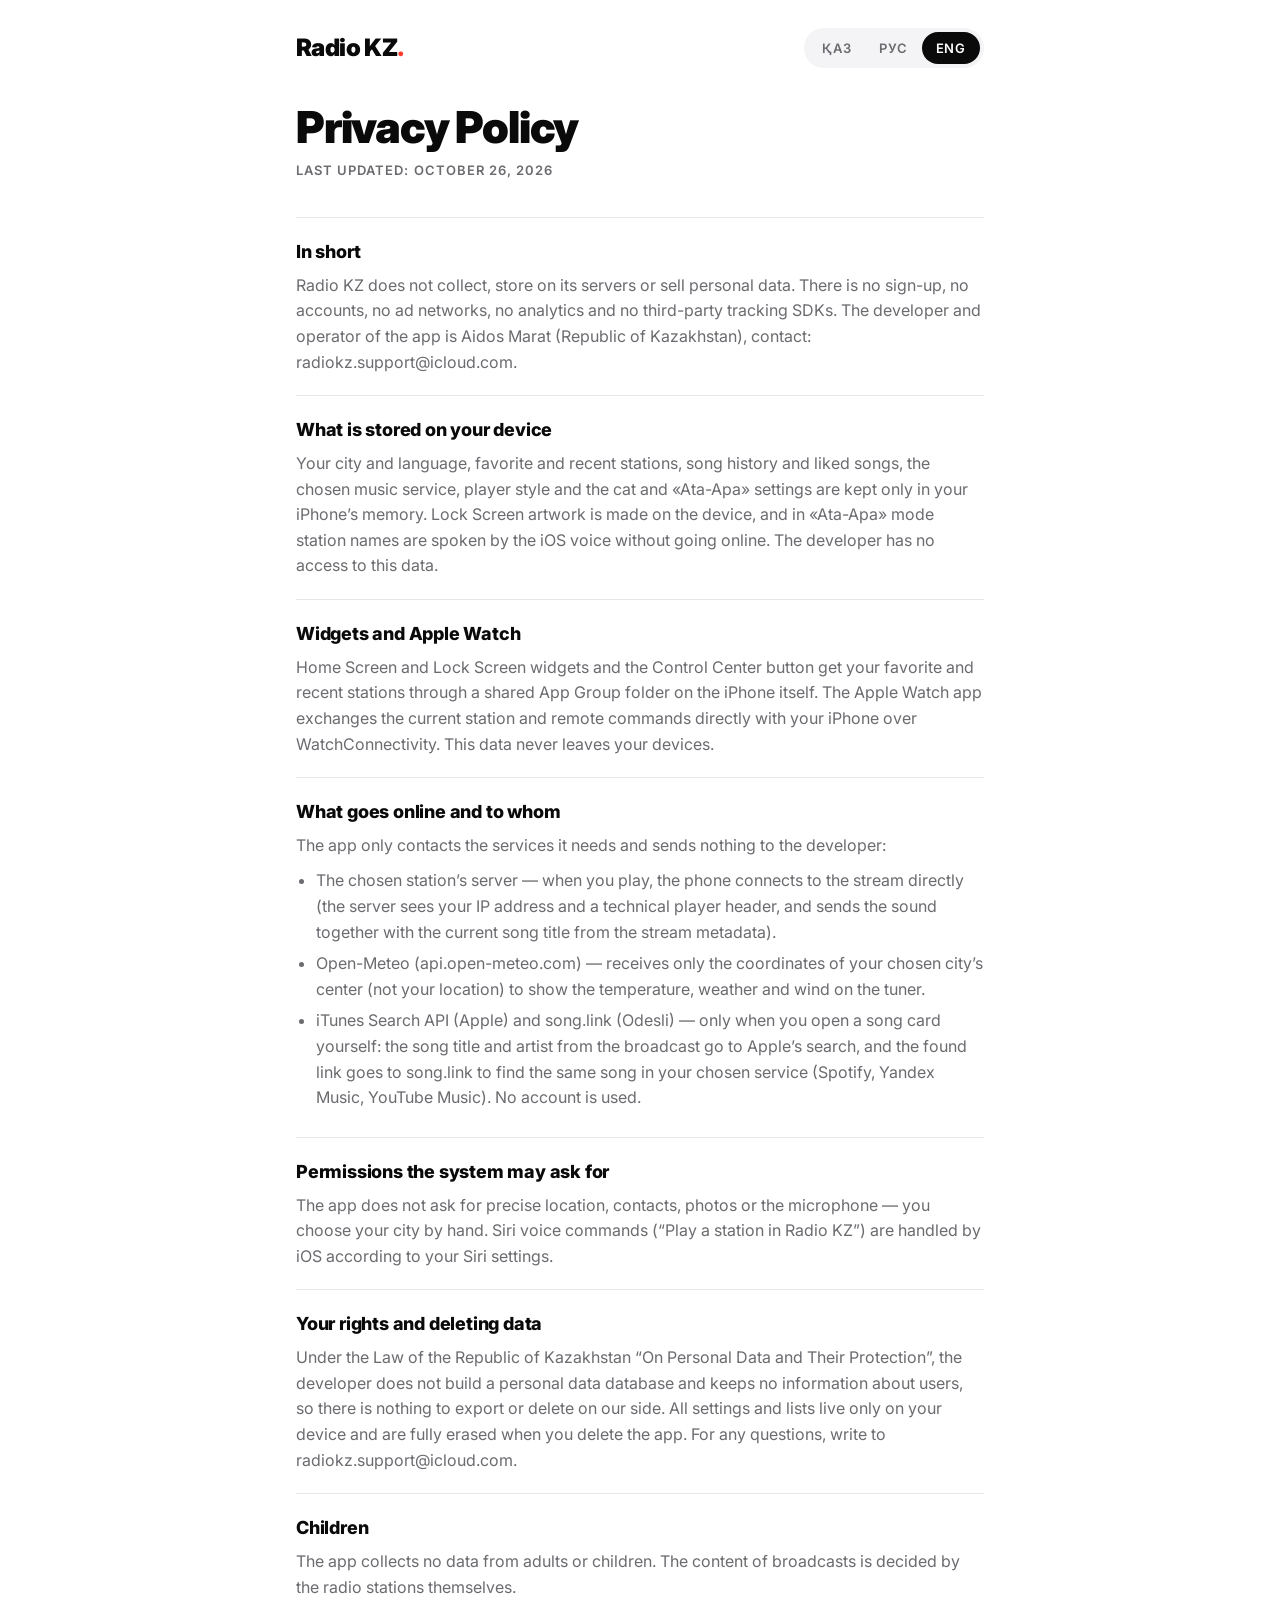
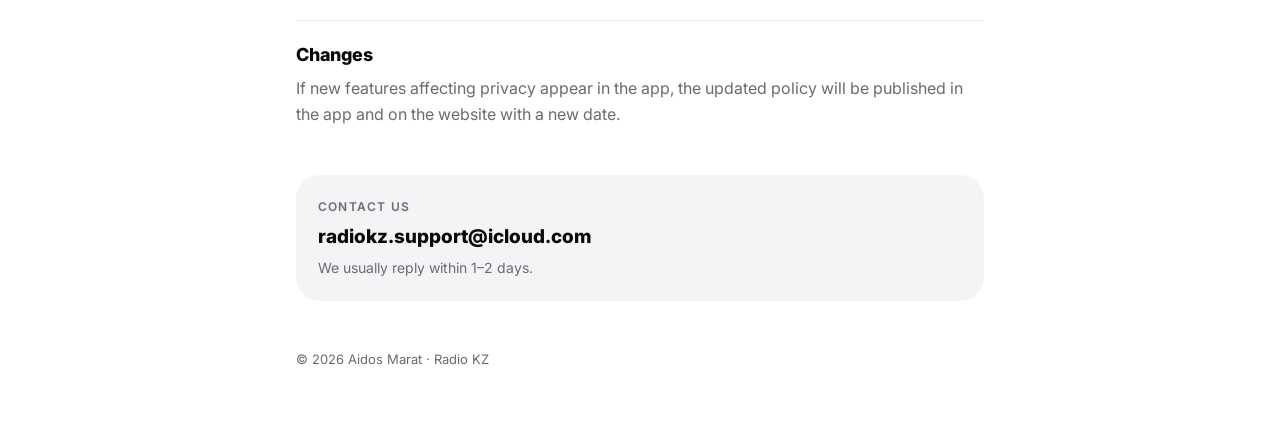
<file: privacy.html>
<!DOCTYPE html><html lang="ru"><head><meta charset="utf-8"><meta name="viewport" content="width=device-width,initial-scale=1">
<title>Radio KZ Privacy</title>
<link rel="preconnect" href="https://fonts.googleapis.com"><link href="https://fonts.googleapis.com/css2?family=Inter:wght@400;600;800;900&display=swap" rel="stylesheet">
<style>
:root{--bg:#fff;--ink:#0a0a0a;--sub:#6b6b70;--line:#e7e7ea;--card:#f4f4f6;--red:#ff3b30}
@media (prefers-color-scheme:dark){:root:not([data-theme="light"]){--bg:#0b0b0c;--ink:#f5f5f7;--sub:#9a9aa2;--line:#26262a;--card:#17171a}}
:root[data-theme="dark"]{--bg:#0b0b0c;--ink:#f5f5f7;--sub:#9a9aa2;--line:#26262a;--card:#17171a}
*{box-sizing:border-box}body{margin:0;background:var(--bg);color:var(--ink);font:16px/1.6 Inter,system-ui,-apple-system,sans-serif}
.wrap{max-width:720px;margin:0 auto;padding:28px 16px 64px}
header{display:flex;align-items:center;justify-content:space-between;gap:12px;flex-wrap:wrap;margin-bottom:36px}
.brand{font-weight:900;font-size:24px;letter-spacing:-.6px}.brand i{font-style:normal;color:var(--red)}
.tabs{display:flex;background:var(--card);border-radius:999px;padding:4px}
.tabs button{border:0;background:none;color:var(--sub);font:600 13px Inter,sans-serif;letter-spacing:.06em;padding:8px 14px;border-radius:999px;cursor:pointer}
.tabs button[aria-pressed="true"]{background:var(--ink);color:var(--bg)}
h1{font-size:clamp(30px,7vw,44px);line-height:1.05;letter-spacing:-1.2px;font-weight:900;margin:0 0 10px;overflow-wrap:anywhere}
.sub{color:var(--sub);font-size:13px;font-weight:600;letter-spacing:.08em;text-transform:uppercase;margin:0 0 36px}
section{padding:20px 0;border-top:1px solid var(--line)}
h2{font-size:18px;font-weight:800;margin:0 0 6px;letter-spacing:-.2px}
section p{margin:0;color:var(--sub)}ul{margin:10px 0 0;padding-left:20px;color:var(--sub)}li{margin:6px 0}
.contact{margin-top:28px;background:var(--card);border-radius:24px;padding:22px}
.label{font-size:12px;font-weight:600;letter-spacing:.1em;text-transform:uppercase;color:var(--sub)}
.mail{font-size:19px;font-weight:800;margin:6px 0 4px;user-select:all;overflow-wrap:anywhere}.note{color:var(--sub);font-size:14px}
.lang{display:none}.lang.on{display:block}
footer{margin-top:48px;color:var(--sub);font-size:13px}
</style></head><body><div class="wrap">
<header><div class="brand">Radio KZ<i>.</i></div>
<div class="tabs" role="group" aria-label="Language"><button data-l="kz">ҚАЗ</button><button data-l="ru">РУС</button><button data-l="en">ENG</button></div></header>
<div class="lang" data-lang="kz" lang="kk"><h1>Құпиялылық саясаты</h1><p class="sub">Редакция: 2026 жылғы 26 қазан</p><section><h2>Қысқаша</h2><p>Radio KZ жеке деректерді жинамайды, өз серверлерінде сақтамайды және сатпайды. Қосымшада тіркелу, аккаунттар, жарнама желілері, аналитика және бөтен бақылау SDK-лары жоқ. Қосымшаның әзірлеушісі әрі операторы — Aidos Marat (Қазақстан Республикасы), байланыс: radiokz.support@icloud.com.</p></section><section><h2>Құрылғыңызда не сақталады</h2><p>Таңдалған қала мен тіл, таңдаулы және жақында тыңдалған станциялар, ән тарихы мен ұнаған әндер, таңдалған музыкалық сервис, плеер түрі, тюнердегі мысық пен «Ата-Апа» қарапайым режимінің баптаулары тек iPhone жадында (UserDefaults) сақталады. Құлып экранына арналған мұқабалар құрылғының өзінде жасалады, ал «Ата-Апа» режимінде станция атаулары интернетке жіберілмей, iOS жүйелік дауысымен оқылады. Бұл деректер әзірлеушіге қолжетімсіз.</p></section><section><h2>Виджеттер және Apple Watch</h2><p>Басты экрандағы, құлып экранындағы виджеттер және Басқару орталығындағы батырма таңдаулы және соңғы станциялар тізімін iPhone ішіндегі ортақ App Group бумасы арқылы алады. Apple Watch қосымшасы ойнап тұрған станция атауын және пульт командаларын WatchConnectivity жүйелік арнасы арқылы тікелей iPhone-мен алмасады. Бұл деректер сіздің құрылғыларыңыздан тысқары шықпайды.</p></section><section><h2>Желіге не және кімге жіберіледі</h2><p>Қосымша тек өз жұмысына қажет сервистерге жүгінеді және әзірлеушіге ештеңе жібермейді:</p><ul><li>Таңдалған радиостанция сервері — эфирді қосқанда телефон ағынға тікелей қосылады (сервер сіздің IP-мекенжайыңызды және плеердің техникалық тақырыбын көреді, сондай-ақ дыбыспен бірге ағын метадеректерінен ағымдағы ән атауын береді).</li><li>Open-Meteo (api.open-meteo.com) — тюнерде температураны, ауа райын және желді көрсету үшін сіздің геолокацияңызды емес, тек таңдалған қала орталығының координаттарын алады.</li><li>iTunes Search API (Apple) және song.link (Odesli) — ән карточкасын өзіңіз ашқанда ғана: эфирдегі ән атауы мен орындаушысы Apple іздеуіне, ал табылған сілтеме таңдалған сервистен (Spotify, Яндекс Музыка, YouTube Music) сол әнді табу үшін song.link-ке жіберіледі. Аккаунт қолданылмайды.</li></ul></section><section><h2>Жүйе сұрауы мүмкін рұқсаттар</h2><p>Қосымша нақты геолокацияға, контактілерге, фотосуреттерге және микрофонға рұқсат сұрамайды — қаланы өзіңіз таңдайсыз. Siri дауыстық командалары («Radio KZ-те станцияны қос») сіздің Siri баптауларыңызға сәйкес iOS жүйесімен өңделеді.</p></section><section><h2>Сіздің құқықтарыңыз және деректерді жою</h2><p>Қазақстан Республикасының «Дербес деректер және оларды қорғау туралы» Заңына сәйкес әзірлеуші дербес деректер базасын жинамайды және пайдаланушылар туралы мәлімет сақтамайды, сондықтан біздің тарапымыздан беретін немесе өшіретін дерек жоқ. Барлық баптаулар мен тізімдер тек құрылғыңызда сақталады және қосымшаны өшіргенде толық жойылады. Кез келген сұрақ бойынша radiokz.support@icloud.com поштасына жаза аласыз.</p></section><section><h2>Балалар</h2><p>Қосымша ересектердің де, балалардың да дерегін жинамайды. Эфир мазмұнын радиостанциялардың өздері анықтайды.</p></section><section><h2>Өзгерістер</h2><p>Егер қосымшада құпиялылыққа әсер ететін жаңа мүмкіндіктер пайда болса, жаңартылған саясат қосымшада және сайтта жаңа редакция күнімен жарияланады.</p></section>
<div class="contact"><div class="label">Байланыс</div><div class="mail">radiokz.support@icloud.com</div><div class="note">Хатқа әдетте 1–2 күнде жауап береміз.</div></div></div><div class="lang" data-lang="ru" lang="ru"><h1>Политика конфиденциальности</h1><p class="sub">Редакция от 26 октября 2026 г.</p><section><h2>Коротко</h2><p>Radio KZ не собирает, не хранит на своих серверах и не продаёт персональные данные. В приложении нет регистрации, аккаунтов, рекламных сетей, аналитики и сторонних SDK отслеживания. Разработчик и оператор приложения — Aidos Marat (Республика Казахстан), связь: radiokz.support@icloud.com.</p></section><section><h2>Что хранится на вашем устройстве</h2><p>Выбранный город и язык, избранные и недавние станции, история и любимые песни, выбранный музыкальный сервис, вид плеера, настройки кота на тюнере и простого режима «Ата-Апа» сохраняются только в памяти вашего iPhone (UserDefaults). Обложки для экрана блокировки создаются прямо на устройстве, а в режиме «Ата-Апа» названия станций озвучиваются системным голосом iOS без отправки в сеть. Разработчику эти данные недоступны.</p></section><section><h2>Виджеты и Apple Watch</h2><p>Виджеты на экране «Домой», экране блокировки и кнопка в Пункте управления получают список избранных и недавних станций через общую папку App Group на самом iPhone. Приложение для Apple Watch обменивается названием текущей станции и командами пульта напрямую с вашим iPhone через системный канал WatchConnectivity. Эти данные не покидают ваши устройства.</p></section><section><h2>Что уходит в сеть и кому</h2><p>Приложение обращается только к тем сервисам, которые нужны для его работы, и ничего не отправляет разработчику:</p><ul><li>Сервер выбранной радиостанции — при включении эфира телефон подключается к потоку напрямую (сервер видит ваш IP-адрес и технический заголовок плеера и передаёт звук вместе с названием текущей песни из метаданных потока).</li><li>Open-Meteo (api.open-meteo.com) — получает только координаты центра выбранного города (не вашу геолокацию), чтобы показать температуру, погоду и ветер на тюнере.</li><li>iTunes Search API (Apple) и song.link (Odesli) — только когда вы сами открываете карточку песни: название и исполнитель из эфира отправляются в поиск Apple, а найденная ссылка — в song.link, чтобы найти ту же песню в выбранном сервисе (Spotify, Яндекс Музыка, YouTube Music). Аккаунт не используется.</li></ul></section><section><h2>Разрешения, которые может попросить система</h2><p>Точную геолокацию, контакты, фото и микрофон приложение не запрашивает — город вы выбираете вручную. Голосовые команды Siri («Включи станцию в Radio KZ») обрабатываются системой iOS по вашим настройкам Siri.</p></section><section><h2>Ваши права и удаление данных</h2><p>В соответствии с Законом Республики Казахстан «О персональных данных и их защите» разработчик не формирует базу персональных данных и не хранит сведения о пользователях, поэтому нам нечего выгружать или удалять на своей стороне. Все настройки и списки хранятся только на вашем устройстве и полностью стираются при удалении приложения. По любым вопросам можно написать на radiokz.support@icloud.com.</p></section><section><h2>Дети</h2><p>Приложение не собирает данные ни взрослых, ни детей. Содержание эфира определяют сами радиостанции.</p></section><section><h2>Изменения</h2><p>Если в приложении появятся новые функции, влияющие на конфиденциальность, обновлённая политика выйдет в приложении и на сайте с новой датой редакции.</p></section>
<div class="contact"><div class="label">Связаться с нами</div><div class="mail">radiokz.support@icloud.com</div><div class="note">Обычно отвечаем в течение 1–2 дней.</div></div></div><div class="lang" data-lang="en" lang="en"><h1>Privacy Policy</h1><p class="sub">Last updated: October 26, 2026</p><section><h2>In short</h2><p>Radio KZ does not collect, store on its servers or sell personal data. There is no sign-up, no accounts, no ad networks, no analytics and no third-party tracking SDKs. The developer and operator of the app is Aidos Marat (Republic of Kazakhstan), contact: radiokz.support@icloud.com.</p></section><section><h2>What is stored on your device</h2><p>Your city and language, favorite and recent stations, song history and liked songs, the chosen music service, player style and the cat and «Ata-Apa» settings are kept only in your iPhone’s memory. Lock Screen artwork is made on the device, and in «Ata-Apa» mode station names are spoken by the iOS voice without going online. The developer has no access to this data.</p></section><section><h2>Widgets and Apple Watch</h2><p>Home Screen and Lock Screen widgets and the Control Center button get your favorite and recent stations through a shared App Group folder on the iPhone itself. The Apple Watch app exchanges the current station and remote commands directly with your iPhone over WatchConnectivity. This data never leaves your devices.</p></section><section><h2>What goes online and to whom</h2><p>The app only contacts the services it needs and sends nothing to the developer:</p><ul><li>The chosen station’s server — when you play, the phone connects to the stream directly (the server sees your IP address and a technical player header, and sends the sound together with the current song title from the stream metadata).</li><li>Open-Meteo (api.open-meteo.com) — receives only the coordinates of your chosen city’s center (not your location) to show the temperature, weather and wind on the tuner.</li><li>iTunes Search API (Apple) and song.link (Odesli) — only when you open a song card yourself: the song title and artist from the broadcast go to Apple’s search, and the found link goes to song.link to find the same song in your chosen service (Spotify, Yandex Music, YouTube Music). No account is used.</li></ul></section><section><h2>Permissions the system may ask for</h2><p>The app does not ask for precise location, contacts, photos or the microphone — you choose your city by hand. Siri voice commands (“Play a station in Radio KZ”) are handled by iOS according to your Siri settings.</p></section><section><h2>Your rights and deleting data</h2><p>Under the Law of the Republic of Kazakhstan “On Personal Data and Their Protection”, the developer does not build a personal data database and keeps no information about users, so there is nothing to export or delete on our side. All settings and lists live only on your device and are fully erased when you delete the app. For any questions, write to radiokz.support@icloud.com.</p></section><section><h2>Children</h2><p>The app collects no data from adults or children. The content of broadcasts is decided by the radio stations themselves.</p></section><section><h2>Changes</h2><p>If new features affecting privacy appear in the app, the updated policy will be published in the app and on the website with a new date.</p></section>
<div class="contact"><div class="label">Contact us</div><div class="mail">radiokz.support@icloud.com</div><div class="note">We usually reply within 1–2 days.</div></div></div>
<footer>© 2026 Aidos Marat · Radio KZ</footer></div>
<script>
(function(){
 function set(l){document.querySelectorAll('.lang').forEach(function(e){e.classList.toggle('on',e.dataset.lang===l)});
  document.querySelectorAll('.tabs button').forEach(function(b){b.setAttribute('aria-pressed',b.dataset.l===l)});
  document.documentElement.lang=l==='kz'?'kk':l;try{localStorage.setItem('rkz-lang',l)}catch(e){}}
 var l=null;try{l=localStorage.getItem('rkz-lang')}catch(e){}
 if(!l){var n=(navigator.language||'ru').toLowerCase();l=n.indexOf('kk')===0?'kz':(n.indexOf('en')===0?'en':'ru')}
 set(l);document.querySelectorAll('.tabs button').forEach(function(b){b.addEventListener('click',function(){set(b.dataset.l)})});
})();
</script></body></html>
</file>
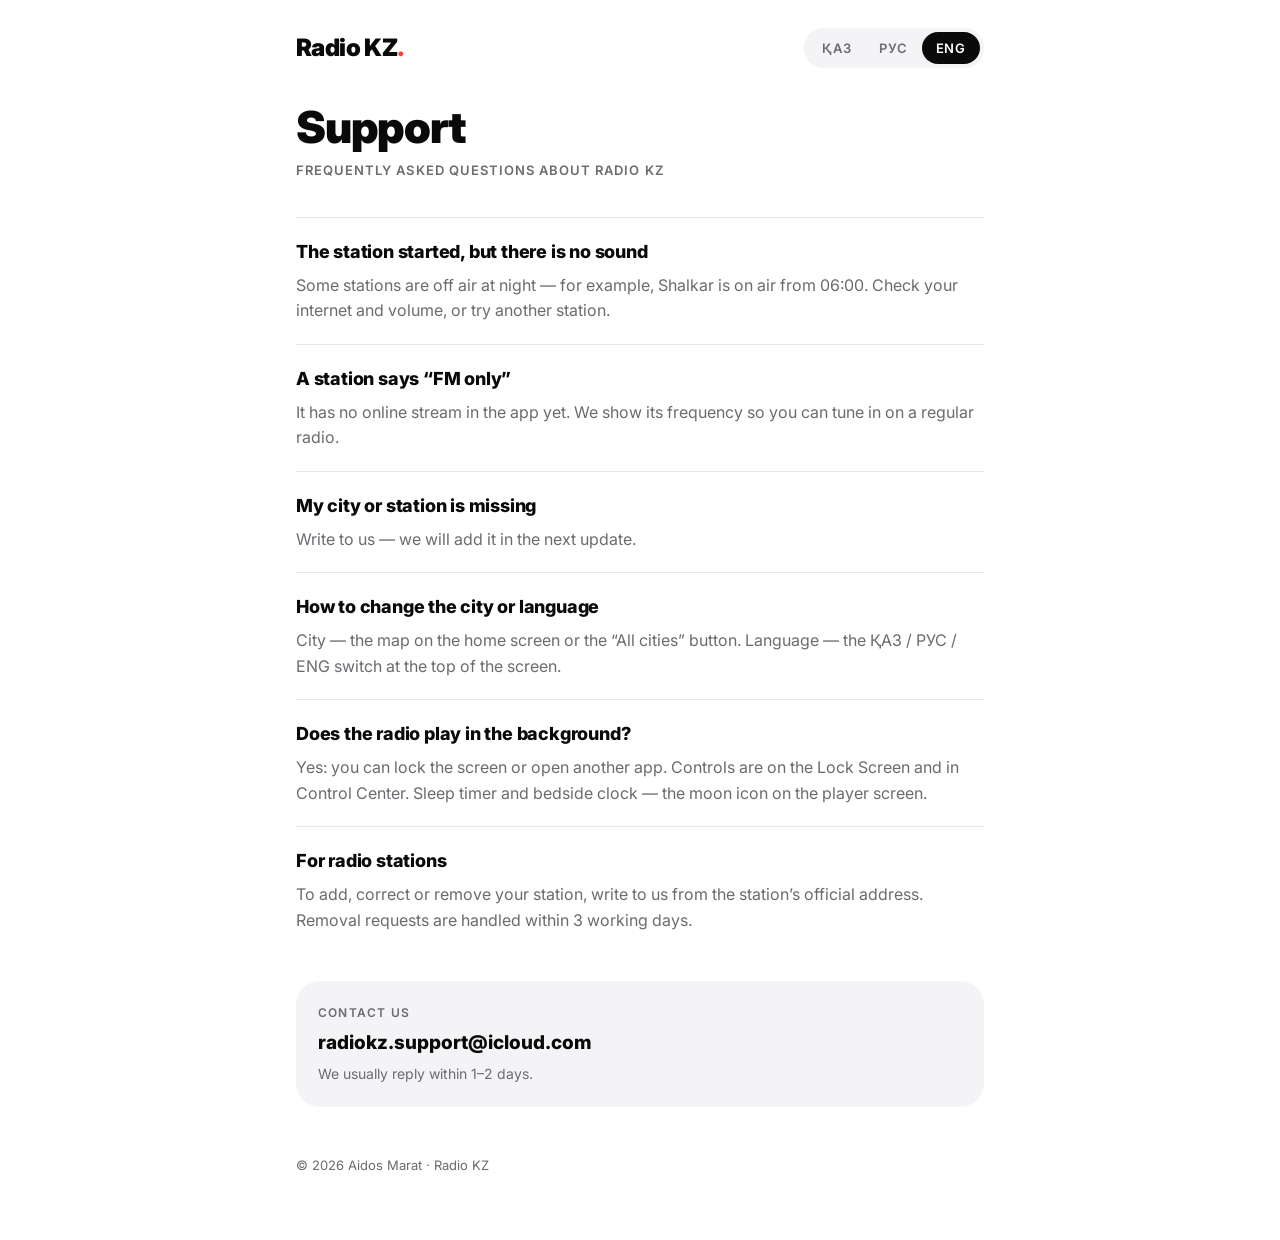
<file: support.html>
<!DOCTYPE html><html lang="ru"><head><meta charset="utf-8"><meta name="viewport" content="width=device-width,initial-scale=1">
<title>Radio KZ Support</title>
<link rel="preconnect" href="https://fonts.googleapis.com"><link href="https://fonts.googleapis.com/css2?family=Inter:wght@400;600;800;900&display=swap" rel="stylesheet">
<style>
:root{--bg:#fff;--ink:#0a0a0a;--sub:#6b6b70;--line:#e7e7ea;--card:#f4f4f6;--red:#ff3b30}
@media (prefers-color-scheme:dark){:root:not([data-theme="light"]){--bg:#0b0b0c;--ink:#f5f5f7;--sub:#9a9aa2;--line:#26262a;--card:#17171a}}
:root[data-theme="dark"]{--bg:#0b0b0c;--ink:#f5f5f7;--sub:#9a9aa2;--line:#26262a;--card:#17171a}
*{box-sizing:border-box}body{margin:0;background:var(--bg);color:var(--ink);font:16px/1.6 Inter,system-ui,-apple-system,sans-serif}
.wrap{max-width:720px;margin:0 auto;padding:28px 16px 64px}
header{display:flex;align-items:center;justify-content:space-between;gap:12px;flex-wrap:wrap;margin-bottom:36px}
.brand{font-weight:900;font-size:24px;letter-spacing:-.6px}.brand i{font-style:normal;color:var(--red)}
.tabs{display:flex;background:var(--card);border-radius:999px;padding:4px}
.tabs button{border:0;background:none;color:var(--sub);font:600 13px Inter,sans-serif;letter-spacing:.06em;padding:8px 14px;border-radius:999px;cursor:pointer}
.tabs button[aria-pressed="true"]{background:var(--ink);color:var(--bg)}
h1{font-size:clamp(30px,7vw,44px);line-height:1.05;letter-spacing:-1.2px;font-weight:900;margin:0 0 10px;overflow-wrap:anywhere}
.sub{color:var(--sub);font-size:13px;font-weight:600;letter-spacing:.08em;text-transform:uppercase;margin:0 0 36px}
section{padding:20px 0;border-top:1px solid var(--line)}
h2{font-size:18px;font-weight:800;margin:0 0 6px;letter-spacing:-.2px}
section p{margin:0;color:var(--sub)}ul{margin:10px 0 0;padding-left:20px;color:var(--sub)}li{margin:6px 0}
.contact{margin-top:28px;background:var(--card);border-radius:24px;padding:22px}
.label{font-size:12px;font-weight:600;letter-spacing:.1em;text-transform:uppercase;color:var(--sub)}
.mail{font-size:19px;font-weight:800;margin:6px 0 4px;user-select:all;overflow-wrap:anywhere}.note{color:var(--sub);font-size:14px}
.lang{display:none}.lang.on{display:block}
footer{margin-top:48px;color:var(--sub);font-size:13px}
</style></head><body><div class="wrap">
<header><div class="brand">Radio KZ<i>.</i></div>
<div class="tabs" role="group" aria-label="Language"><button data-l="kz">ҚАЗ</button><button data-l="ru">РУС</button><button data-l="en">ENG</button></div></header>
<div class="lang" data-lang="kz" lang="kk"><h1>Қолдау</h1><p class="sub">Radio KZ туралы жиі қойылатын сұрақтар</p><section><h2>Станция қосылды, бірақ дыбыс жоқ</h2><p>Кейбір станциялар түнде хабар таратпайды — мысалы, Шалқар 06:00-ден эфирге шығады. Интернет пен дыбыс деңгейін тексеріңіз немесе басқа станцияны қосыңыз.</p></section><section><h2>Станцияда «Тек FM» деп жазылған</h2><p>Оның қосымшада әзірге онлайн-эфирі жоқ. Кәдімгі радиодан тыңдау үшін жиілігін көрсетеміз.</p></section><section><h2>Менің қалам немесе станциям жоқ</h2><p>Бізге жазыңыз — келесі жаңартуда қосамыз.</p></section><section><h2>Қаланы немесе тілді қалай ауыстыруға болады</h2><p>Қала — басты экрандағы карта немесе «Барлық қалалар» батырмасы. Тіл — экранның жоғарғы жағындағы ҚАЗ / РУС / ENG ауыстырғышы.</p></section><section><h2>Радио фонда ойнай ма?</h2><p>Иә: экранды құлыптауға немесе басқа қосымшаны ашуға болады. Басқару — құлып экранында және Басқару орталығында. Ұйқы таймері — плеер экранындағы ай белгісі.</p></section><section><h2>Радиостанцияларға</h2><p>Өз станцияңызды қосу, түзету немесе алып тастау үшін станцияның ресми мекенжайынан жазыңыз. Алып тастау туралы өтініштерді 3 жұмыс күні ішінде орындаймыз.</p></section>
<div class="contact"><div class="label">Байланыс</div><div class="mail">radiokz.support@icloud.com</div><div class="note">Хатқа әдетте 1–2 күнде жауап береміз.</div></div></div><div class="lang" data-lang="ru" lang="ru"><h1>Поддержка</h1><p class="sub">Частые вопросы о Radio KZ</p><section><h2>Станция включилась, но звука нет</h2><p>Некоторые станции ночью не вещают — например, Шалқар выходит в эфир с 06:00. Проверьте интернет и громкость или включите другую станцию.</p></section><section><h2>У станции написано «Только FM»</h2><p>У неё пока нет онлайн-эфира в приложении. Мы показываем её частоту, чтобы вы могли поймать её на обычном радио.</p></section><section><h2>Нет моего города или станции</h2><p>Напишите нам — добавим в следующем обновлении.</p></section><section><h2>Как сменить город или язык</h2><p>Город — карта на главном экране или кнопка «Все города». Язык — переключатель ҚАЗ / РУС / ENG вверху экрана.</p></section><section><h2>Радио играет в фоне?</h2><p>Да: можно заблокировать экран или открыть другое приложение. Управление — на экране блокировки и в Пункте управления. Таймер сна — значок луны на экране плеера.</p></section><section><h2>Для радиостанций</h2><p>Хотите добавить, исправить или убрать свою станцию — напишите с официального адреса станции. Просьбы об удалении выполняем в течение 3 рабочих дней.</p></section>
<div class="contact"><div class="label">Связаться с нами</div><div class="mail">radiokz.support@icloud.com</div><div class="note">Обычно отвечаем в течение 1–2 дней.</div></div></div><div class="lang" data-lang="en" lang="en"><h1>Support</h1><p class="sub">Frequently asked questions about Radio KZ</p><section><h2>The station started, but there is no sound</h2><p>Some stations are off air at night — for example, Shalkar is on air from 06:00. Check your internet and volume, or try another station.</p></section><section><h2>A station says “FM only”</h2><p>It has no online stream in the app yet. We show its frequency so you can tune in on a regular radio.</p></section><section><h2>My city or station is missing</h2><p>Write to us — we will add it in the next update.</p></section><section><h2>How to change the city or language</h2><p>City — the map on the home screen or the “All cities” button. Language — the ҚАЗ / РУС / ENG switch at the top of the screen.</p></section><section><h2>Does the radio play in the background?</h2><p>Yes: you can lock the screen or open another app. Controls are on the Lock Screen and in Control Center. Sleep timer and bedside clock — the moon icon on the player screen.</p></section><section><h2>For radio stations</h2><p>To add, correct or remove your station, write to us from the station’s official address. Removal requests are handled within 3 working days.</p></section>
<div class="contact"><div class="label">Contact us</div><div class="mail">radiokz.support@icloud.com</div><div class="note">We usually reply within 1–2 days.</div></div></div>
<footer>© 2026 Aidos Marat · Radio KZ</footer></div>
<script>
(function(){
 function set(l){document.querySelectorAll('.lang').forEach(function(e){e.classList.toggle('on',e.dataset.lang===l)});
  document.querySelectorAll('.tabs button').forEach(function(b){b.setAttribute('aria-pressed',b.dataset.l===l)});
  document.documentElement.lang=l==='kz'?'kk':l;try{localStorage.setItem('rkz-lang',l)}catch(e){}}
 var l=null;try{l=localStorage.getItem('rkz-lang')}catch(e){}
 if(!l){var n=(navigator.language||'ru').toLowerCase();l=n.indexOf('kk')===0?'kz':(n.indexOf('en')===0?'en':'ru')}
 set(l);document.querySelectorAll('.tabs button').forEach(function(b){b.addEventListener('click',function(){set(b.dataset.l)})});
})();
</script></body></html>
</file>
<file: vh.css>
/* ===== New hero: radio in the steppe ===== */
.vh{--vh-ink:#16120f;--vh-sky:#e9d9c3;--vh-red:#E5322D;--vh-pad:clamp(1.25rem,4vw,3.6rem);
  --vh-ease:cubic-bezier(.22,1,.36,1);--vh-io:cubic-bezier(.76,0,.24,1);--vh-ratio:1.7708;
  position:relative;min-height:100svh;overflow:hidden;display:flex;flex-direction:column;
  background:var(--vh-sky);color:var(--vh-ink);font-family:"Jost",-apple-system,BlinkMacSystemFont,"Segoe UI",Helvetica,Arial,sans-serif;text-align:center}
.vh a{color:inherit;text-decoration:none}
.vh button{font:inherit;color:inherit;background:none;border:0;cursor:pointer;padding:0}
.vh-media{position:absolute;inset:0;z-index:0;opacity:0;filter:blur(14px);transform:scale(1.06);animation:vhIn 1.9s var(--vh-ease) .1s forwards}
@keyframes vhIn{to{opacity:1;filter:blur(0);transform:scale(1)}}
.vh-media::before{content:"";display:none;position:absolute;inset:-8%;background:url("hero_radio.jpg") center 4%/cover no-repeat;filter:blur(30px) saturate(105%);transform:scale(1.05)}
.vh-plate{position:absolute;z-index:1;left:50%;top:74%;width:max(100vw,calc(100svh * var(--vh-ratio)));aspect-ratio:2720/1536;transform:translate(-50%,-74%)}
.vh-zoom{position:absolute;inset:0;transform-origin:50% 55%;animation:vhDrift 28s ease-in-out infinite alternate}
@keyframes vhDrift{from{transform:scale(1)}to{transform:scale(1.07)}}
.vh-zoom img{position:absolute;inset:0;width:100%;height:100%;display:block;max-width:none}
.vh-dial{position:absolute;left:49.9%;top:48.6%;width:25%;height:12%;transform:translate(-50%,-50%);border-radius:40%;mix-blend-mode:screen;pointer-events:none;
  background:radial-gradient(closest-side,rgba(255,190,90,.55),rgba(255,160,60,.18) 60%,rgba(255,150,50,0));animation:vhDial 4.2s ease-in-out infinite}
@keyframes vhDial{0%,100%{opacity:.35}45%{opacity:.85}60%{opacity:.6}}
#vhDust{position:absolute;inset:0;width:100%;height:100%;pointer-events:none}
.vh-media::after{content:"";position:absolute;inset:0;z-index:3;pointer-events:none;
  background:linear-gradient(to bottom,rgba(244,232,214,.6) 0%,rgba(244,232,214,.2) 30%,rgba(244,232,214,0) 52%,rgba(7,9,19,0) 80%,rgba(7,9,19,.85) 97%,#070913 100%),
             radial-gradient(120% 70% at 50% 0%,rgba(255,255,255,.35),rgba(255,255,255,0) 60%)}
/* nav */
.vh-nav{position:relative;z-index:60;display:flex;align-items:center;justify-content:space-between;gap:1rem;padding:clamp(1.1rem,2.4vw,1.9rem) var(--vh-pad)}
.vh-logo{font-size:clamp(1.3rem,2vw,1.6rem);font-weight:600;letter-spacing:-.01em;white-space:nowrap;line-height:1}
.vh-logo i{display:inline-block;width:.24em;height:.24em;margin-left:.07em;border-radius:50%;background:var(--vh-red);box-shadow:0 0 10px rgba(229,50,45,.6)}
.vh-links{display:flex;gap:clamp(1.1rem,2.2vw,2.15rem);list-style:none;margin:0;padding:0;position:absolute;left:50%;top:50%;transform:translate(-50%,-50%)}
.vh-links a{display:inline-block;position:relative;padding:.15rem 0;font-size:clamp(.95rem,1.05vw,1.05rem);white-space:nowrap}
.vh-links a::after{content:"";position:absolute;left:0;right:0;bottom:-2px;height:1px;background:currentColor;transform:scaleX(0);transform-origin:right;transition:transform .5s var(--vh-ease)}
.vh-links a:hover::after{transform:scaleX(1);transform-origin:left}
.vh-right{display:flex;align-items:center;gap:.9rem}
.vh-lang{display:flex;gap:.15rem}
.vh .vh-lang .lang-btn{padding:.3rem .45rem;border-radius:6px;font-size:.85rem;font-weight:500;color:var(--vh-ink);background:transparent;opacity:.5;border:0;transition:opacity .3s,background-color .3s}
.vh .vh-lang .lang-btn.active{opacity:1;background:rgba(22,18,15,.08)}
.vh-btn{display:inline-block;background:#16120f;color:#fff!important;border-radius:999px;padding:.75rem 1.25rem;font-size:.95rem;font-weight:500;line-height:1;white-space:nowrap;
  transition:transform .45s var(--vh-ease),background-color .45s var(--vh-ease),box-shadow .45s var(--vh-ease)}
.vh-btn:hover{transform:translateY(-2px);background:#2a221c;box-shadow:0 10px 24px -12px rgba(0,0,0,.6)}
.vh-burger{display:none;position:relative;z-index:60;width:44px;height:44px;margin-right:-8px;border-radius:8px;flex:0 0 auto}
.vh-burger span{position:absolute;left:11px;width:22px;height:1.6px;background:var(--vh-ink);border-radius:2px;transition:transform .55s var(--vh-io),opacity .3s ease}
.vh-burger span:nth-child(1){top:17px}.vh-burger span:nth-child(2){top:22px;width:15px}.vh-burger span:nth-child(3){top:27px}
.vh-burger.is-active span:nth-child(1){transform:translateY(5px) rotate(45deg)}
.vh-burger.is-active span:nth-child(2){opacity:0;transform:translateX(10px)}
.vh-burger.is-active span:nth-child(3){transform:translateY(-5px) rotate(-45deg)}
.vh-rise{opacity:0;transform:translateY(-14px);animation:vhRise .95s var(--vh-ease) forwards}
@keyframes vhRise{to{opacity:1;transform:translateY(0)}}
.vh-d1{animation-delay:.18s}.vh-d2{animation-delay:.26s}.vh-d3{animation-delay:.32s}.vh-d4{animation-delay:.38s}.vh-d5{animation-delay:.44s}.vh-d6{animation-delay:.52s}
/* headline */
.vh-inner{position:relative;z-index:10;flex:1;display:flex;flex-direction:column;align-items:center;padding:clamp(1.2rem,4vh,3.6rem) var(--vh-pad) 0;pointer-events:none}
.vh-headline{margin:0;font-family:inherit;font-weight:300;font-size:clamp(2.4rem,min(5.4vw,8.5vh),5.8rem);line-height:1.04;letter-spacing:-.025em;color:var(--vh-ink);background:none;-webkit-text-fill-color:currentColor}
.vh-line{display:block;overflow:hidden;white-space:nowrap;padding-bottom:.08em;margin-bottom:-.08em}
.vh-it{font-style:italic}
.vh-line>span{display:block;transform:translateY(110%);opacity:0;animation:vhUp 1.25s var(--vh-ease) forwards}
.vh-line:nth-child(1)>span{animation-delay:.55s}.vh-line:nth-child(2)>span{animation-delay:.68s}
@keyframes vhUp{to{transform:translateY(0);opacity:1}}
.vh-sub{display:none;margin:clamp(.9rem,2vh,1.4rem) 0 0;font-size:clamp(.95rem,1.2vw,1.1rem);color:rgba(22,18,15,.75);opacity:0;transform:translateY(10px);animation:vhRise .9s var(--vh-ease) 1.05s forwards}
.vh-sub b{font-weight:500;color:var(--vh-ink)}
/* mobile menu */
.vh-menu{position:fixed;inset:0;z-index:150;display:flex;flex-direction:column;justify-content:center;padding:0 clamp(1.25rem,4vw,3.6rem);text-align:left;
  font-family:"Jost",-apple-system,sans-serif;color:#16120f;background:rgba(246,236,222,.94);-webkit-backdrop-filter:blur(22px) saturate(140%);backdrop-filter:blur(22px) saturate(140%);
  clip-path:inset(0 0 100% 0);visibility:hidden;transition:clip-path .85s cubic-bezier(.76,0,.24,1),visibility 0s linear .85s}
.vh-menu.is-open{clip-path:inset(0 0 0 0);visibility:visible;transition:clip-path .85s cubic-bezier(.76,0,.24,1),visibility 0s linear 0s}
.vh-menu-list{list-style:none;margin:0;padding:0}
.vh-menu-list li{overflow:hidden}
.vh-menu-list a{display:block;color:#16120f;text-decoration:none;font-weight:300;font-size:clamp(2.1rem,10vw,3.2rem);line-height:1.2;padding:.1em 0;letter-spacing:-.02em;
  transform:translateY(115%);opacity:0;transition:transform .8s cubic-bezier(.22,1,.36,1),opacity .6s ease}
.vh-menu.is-open .vh-menu-list a{transform:translateY(0);opacity:1}
.vh-menu.is-open li:nth-child(1) a{transition-delay:.26s}.vh-menu.is-open li:nth-child(2) a{transition-delay:.33s}
.vh-menu.is-open li:nth-child(3) a{transition-delay:.40s}.vh-menu.is-open li:nth-child(4) a{transition-delay:.47s}
.vh-menu-rule{height:1px;background:rgba(22,18,15,.16);margin:2.2rem 0 0;transform:scaleX(0);transform-origin:left;transition:transform .9s cubic-bezier(.22,1,.36,1)}
.vh-menu.is-open .vh-menu-rule{transform:scaleX(1);transition-delay:.5s}
.vh-menu-foot{margin-top:2.2rem;opacity:0;transform:translateY(22px);transition:transform .8s cubic-bezier(.22,1,.36,1),opacity .6s ease}
.vh-menu.is-open .vh-menu-foot{opacity:1;transform:translateY(0);transition-delay:.56s}
.vh-menu .vh-btn{padding:.95rem 1.6rem;font-size:1rem;text-decoration:none}
body.vh-menu-open{overflow:hidden}
.vh-menu-open .vh-nav{z-index:160}
/* old sticky header: hidden while the hero is on screen */
.header-nav{position:fixed!important;left:0;right:0;top:0;transform:translateY(-110%);transition:transform .5s cubic-bezier(.22,1,.36,1),background .3s ease}
.header-nav.vh-show{transform:none}
/* responsive */
@media (max-width:980px){
  .vh-links,.vh-right .vh-btn{display:none}
  .vh-burger{display:block}
  .vh-line{white-space:normal}
  .vh-headline{font-size:clamp(2.3rem,6.6vw,3.6rem);max-width:15ch}
}
@media (max-width:980px) and (orientation:portrait){
  .vh-media::before{display:block}
  .vh-plate{top:auto;bottom:0;transform:translateX(-50%);width:calc(62svh * var(--vh-ratio));
    -webkit-mask-image:linear-gradient(180deg,rgba(0,0,0,0) 0%,rgba(0,0,0,.6) 9%,#000 20%);mask-image:linear-gradient(180deg,rgba(0,0,0,0) 0%,rgba(0,0,0,.6) 9%,#000 20%)}
}
@media (max-width:560px){
  .vh-headline{font-size:clamp(2.1rem,9.6vw,3rem);line-height:1.08;max-width:11ch}
  .vh-inner{padding-top:clamp(1.5rem,6vh,2.8rem)}
}
@media (max-height:520px) and (orientation:landscape){
  .vh-headline{font-size:clamp(1.7rem,5vw,2.4rem);max-width:22ch}
  .vh-inner{padding-top:.6rem}
}
@media (prefers-reduced-motion:reduce){
  .vh *,.vh-menu *{animation-duration:.01ms!important;animation-delay:0ms!important;transition-duration:.01ms!important}
  .vh-media{opacity:1;transform:none;filter:none;animation:none}
  .vh-line>span,.vh-sub,.vh-rise{transform:none;opacity:1}
  .vh-zoom,.vh-dial{animation:none}
}
/* translucent neon wave behind the headline */
#vhWave{position:absolute;inset:0;width:100%;height:100%;z-index:4;pointer-events:none;opacity:.5}
@media (prefers-reduced-motion:reduce){#vhWave{opacity:.35}}
/* curtain: hero stays, the rest of the site slides up over it */
body{overflow-x:clip}
.vh{position:sticky;top:0;z-index:0;height:100svh;min-height:0}
.vh-inner,.vh-media{transform-origin:50% 35%}
.vh-curtain{position:relative;z-index:2;margin-top:-28px;padding-top:1px;
  background-color:#070913;background-image:radial-gradient(120% 60% at 50% 0%,#1A1240 0%,#0D0F22 45%,#070913 100%);
  border-radius:28px 28px 0 0;box-shadow:0 -24px 60px rgba(0,0,0,.35),0 -1px 0 rgba(255,255,255,.08)}
.vh-curtain::before{content:"";display:block;width:44px;height:5px;margin:12px auto 0;border-radius:3px;background:rgba(255,255,255,.22)}
.vh-shade{position:absolute;inset:0;z-index:20;background:#070913;opacity:0;pointer-events:none}
@media (max-width:560px){.vh-curtain{border-radius:22px 22px 0 0;margin-top:-22px}}
</file>
<file: kzmap.css>
/* ===== animated Kazakhstan map ===== */
.kzm{position:relative;width:100%;aspect-ratio:760/440;background:radial-gradient(90% 80% at 55% 45%,#1d1748 0%,#0e0f26 60%,#0a0b1c 100%);overflow:hidden}
.kzm-svg{position:absolute;inset:0;width:100%;height:100%;display:block}
.kzm canvas{position:absolute;inset:0;width:100%;height:100%;pointer-events:none;mix-blend-mode:screen}
.kzm-neigh{fill:rgba(255,255,255,.025);stroke:rgba(255,255,255,.08);stroke-width:.7}
.kzm-landglow{fill:none;stroke:rgba(139,92,246,.55);stroke-width:6}
.kzm-land{fill:url(#kzmLand)}
.kzm-landdots{fill:url(#kzmDots)}
.kzm-regions{fill:none;stroke:rgba(255,255,255,.09);stroke-width:.6;stroke-dasharray:2 3}
.kzm-rivers{fill:none;stroke:rgba(45,212,191,.22);stroke-width:.8}
.kzm-lakes{fill:rgba(45,212,191,.18);stroke:rgba(45,212,191,.35);stroke-width:.5}
.kzm-border{fill:none;stroke:rgba(196,181,253,.75);stroke-width:1.3;stroke-linejoin:round}
.kzm-dot{fill:#fff;filter:drop-shadow(0 0 3px rgba(255,255,255,.8));transition:r .25s,fill .25s}
.kzm-dot.big{fill:#fff}
.kzm-dot.on{fill:#E5322D;r:6px}
.kzm-hit{fill:transparent;cursor:pointer}
.kzm-ring{fill:none;stroke:#E5322D;stroke-width:1.2;opacity:0}
.kzm-ring.ping{animation:kzmPing 1.6s cubic-bezier(.22,1,.36,1)}
@keyframes kzmPing{0%{r:3px;opacity:.95}100%{r:22px;opacity:0}}
.kzm-label{font:500 10.5px "Jost",-apple-system,sans-serif;fill:rgba(255,255,255,.62);pointer-events:none;paint-order:stroke;stroke:rgba(10,11,28,.85);stroke-width:3px}
.kzm-label.big{font-size:13px;font-weight:600;fill:#fff}
.kzm-tip{position:absolute;transform:translate(-50%,-150%);padding:.35rem .7rem;border-radius:999px;background:#E5322D;color:#fff;font:600 13px "Jost",-apple-system,sans-serif;
  white-space:nowrap;pointer-events:none;opacity:0;transition:opacity .2s;box-shadow:0 6px 20px rgba(229,50,45,.45)}
.kzm-tip.on{opacity:1}
.kzm-chip{cursor:pointer;font:inherit;transition:background-color .25s,color .25s,border-color .25s}
.kzm-chip.on{background:#E5322D!important;color:#fff!important;border-color:#E5322D!important}
@media (max-width:640px){.kzm-label:not(.big){display:none}.kzm-label.big{font-size:26px;stroke-width:5px}.kzm-dot{r:5px}.kzm-dot.big{r:7px}}
</file>
<file: collage.css>
/* ===== "City" skin: moving collage of Kazakhstan cities ===== */
.cc{position:absolute;inset:-40px 0;z-index:1;display:grid;grid-template-columns:repeat(5,1fr);gap:14px;padding:0 14px;
  transform:rotate(-6deg) scale(1.12);transform-origin:50% 50%}
.cc-col{overflow:visible;position:relative}
.cc-track{display:flex;flex-direction:column;gap:14px;animation:ccUp 46s linear infinite;will-change:transform}
.cc-c2 .cc-track,.cc-c4 .cc-track{animation-name:ccDown;animation-duration:54s}
.cc-c3 .cc-track{animation-duration:40s}
.cc-c5 .cc-track{animation-duration:60s}
@keyframes ccUp{from{transform:translateY(0)}to{transform:translateY(calc(-50% - 7px))}}
@keyframes ccDown{from{transform:translateY(calc(-50% - 7px))}to{transform:translateY(0)}}
.cc-tile{position:relative;margin:0;border-radius:18px;overflow:hidden;aspect-ratio:3/4;background:#141432;
  box-shadow:0 12px 30px rgba(0,0,0,.45),0 0 0 1px rgba(255,255,255,.06)}
.cc-tile img{width:100%;height:100%;object-fit:cover;display:block;filter:saturate(1.05)}
.cc-tile figcaption{position:absolute;left:10px;bottom:10px;padding:.25rem .6rem;border-radius:999px;font:600 12px "Jost",-apple-system,sans-serif;
  color:#fff;background:rgba(7,9,19,.55);-webkit-backdrop-filter:blur(8px);backdrop-filter:blur(8px)}
.city-card .city-overlay{background:linear-gradient(90deg,rgba(7,9,19,.92) 0%,rgba(7,9,19,.7) 38%,rgba(7,9,19,.15) 75%,rgba(7,9,19,.05) 100%),
  linear-gradient(0deg,rgba(7,9,19,.85) 0%,rgba(7,9,19,0) 45%)!important}
.city-card{min-height:600px}
.city-card:hover .cc-track{animation-play-state:paused}
@media (max-width:900px){.cc{grid-template-columns:repeat(3,1fr);gap:10px}.cc-track{gap:10px}.cc-c4,.cc-c5{display:none}
  .city-card .city-overlay{background:linear-gradient(0deg,rgba(7,9,19,.95) 0%,rgba(7,9,19,.75) 40%,rgba(7,9,19,.1) 75%)!important}
  .city-card{min-height:560px}}
@media (prefers-reduced-motion:reduce){.cc-track{animation:none}}
</file>
